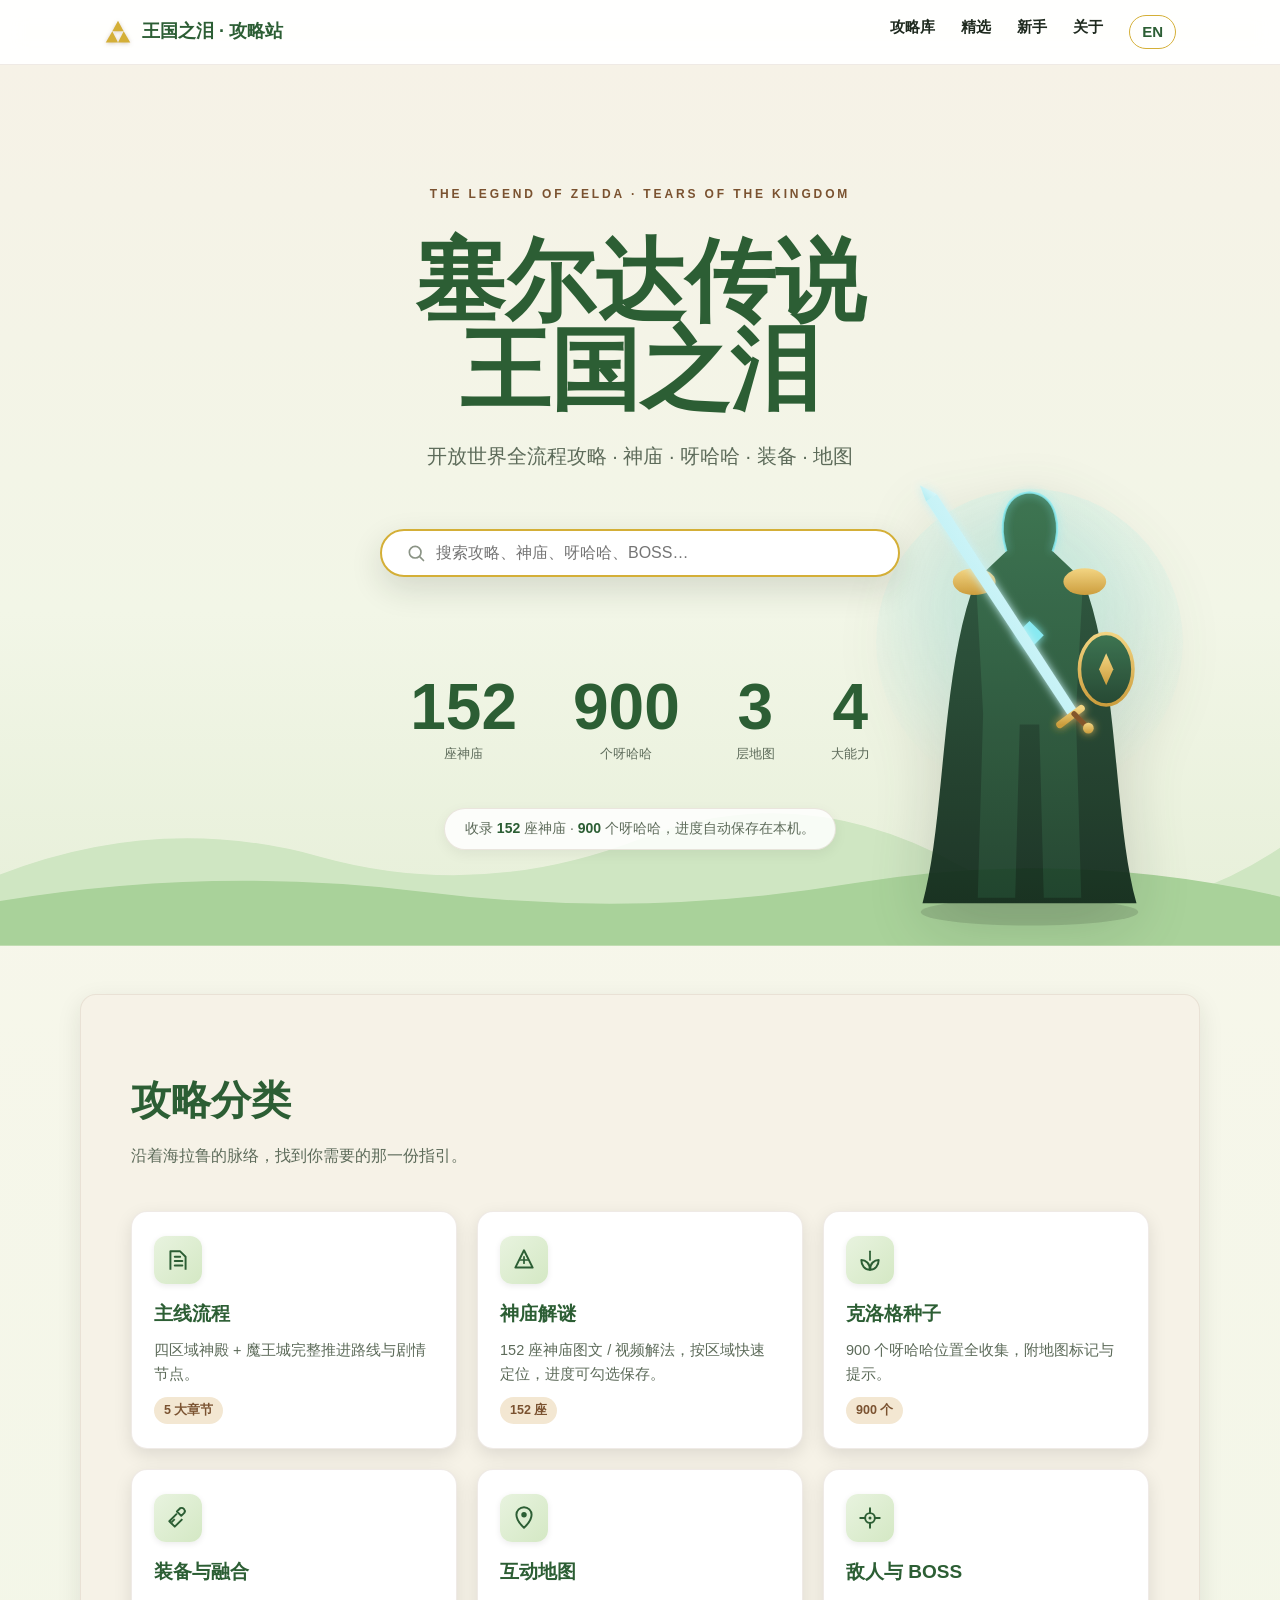
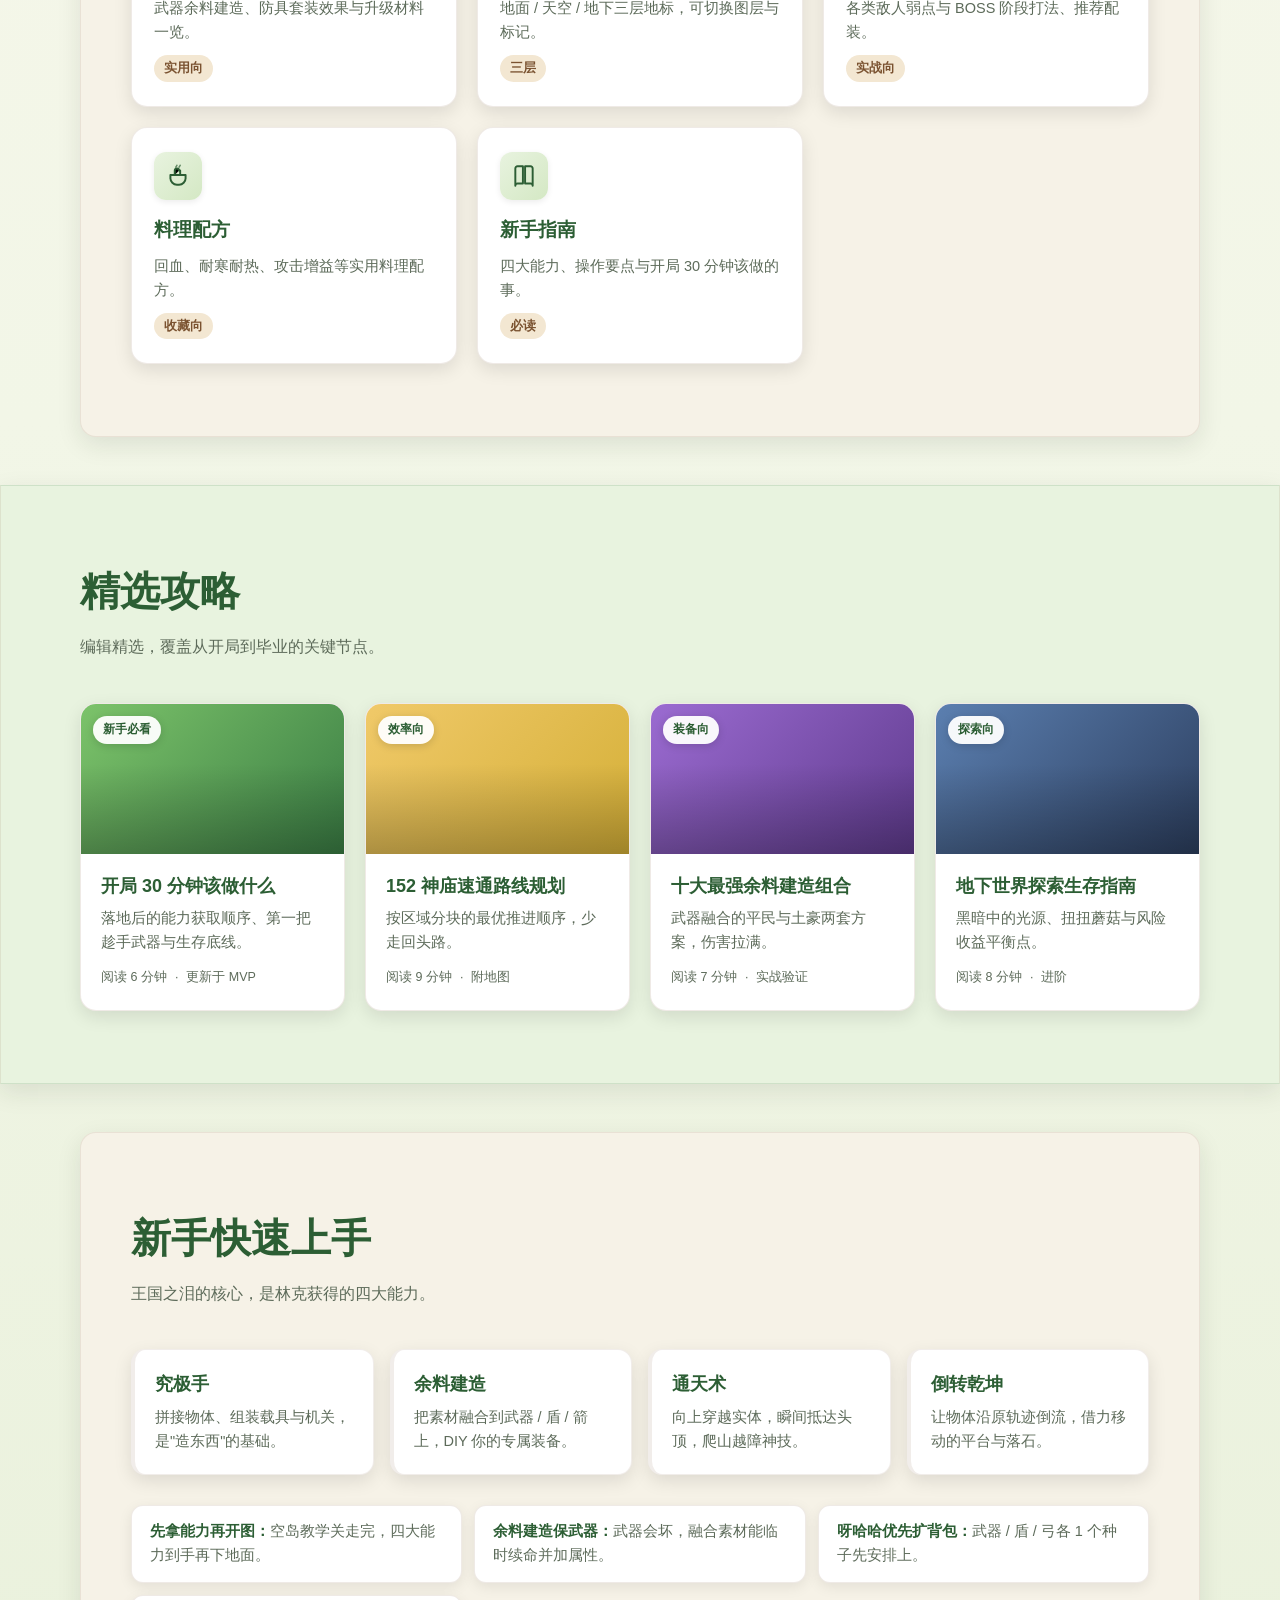
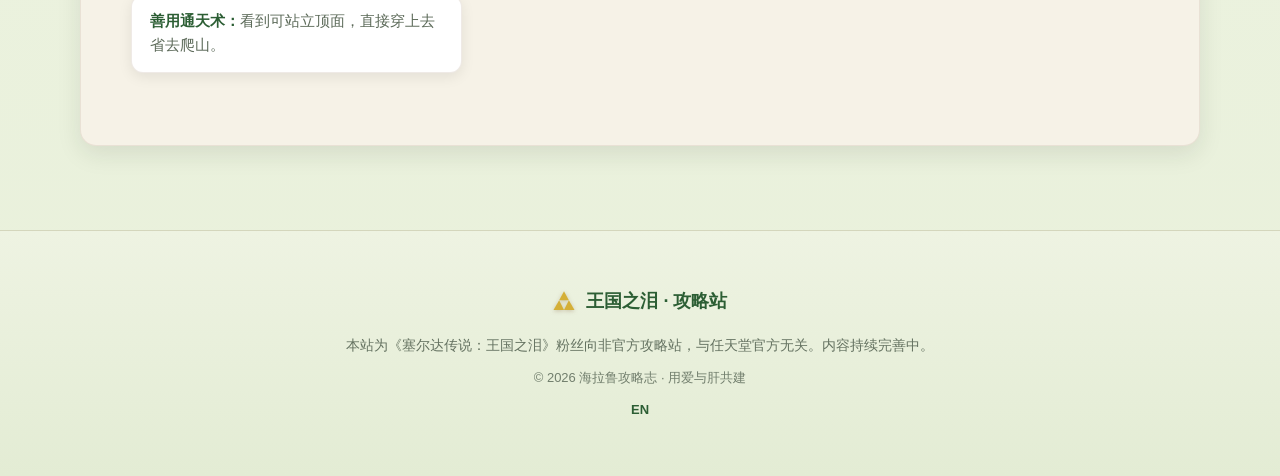
<file: index.html>
<!DOCTYPE html>
<html lang="zh-CN">
<head>
<meta charset="UTF-8">
<meta name="viewport" content="width=device-width, initial-scale=1.0">
<title>王国之泪 · 攻略站 | 塞尔达传说全流程攻略</title>
<meta name="description" content="塞尔达传说：王国之泪非官方粉丝攻略站 —— 主线流程、152 座神庙、900 个克洛格种子、装备融合、三层地图、BOSS 打法与新手指南。">
<link rel="stylesheet" href="styles.css">
  <link rel="alternate" hreflang="zh" href="https://zelda-guide.example.com/index.html">
  <link rel="alternate" hreflang="en" href="https://zelda-guide.example.com/en/index.html">
  <meta name="keywords" content="王国之泪攻略,塞尔达传说王国之泪,神庙解谜,克洛格种子,装备融合,主线流程,互动地图,BOSS打法,料理配方,新手指南">
  <meta property="og:type" content="website">
  <meta property="og:title" content="王国之泪 · 攻略站">
  <meta property="og:description" content="塞尔达传说：王国之泪非官方全流程攻略 —— 主线、152 神庙、900 呀哈哈、装备融合、三层地图、BOSS 与新手指南。">
  <meta name="twitter:card" content="summary_large_image">
  <script type="application/ld+json">
  {
    "@context":"https://schema.org",
    "@type":"WebSite",
    "name":"王国之泪 · 攻略站",
    "url":"https://zelda-guide.example.com/",
    "description":"塞尔达传说：王国之泪非官方全流程攻略站。"
  }
  </script>
</head>
<body id="top">

<!-- ===== 顶部导航 ===== -->
<header class="nav" id="nav">
  <div class="nav-inner">
    <a class="brand" href="#top" aria-label="返回首页">
      <svg class="brand-mark" viewBox="0 0 32 32" width="28" height="28" aria-hidden="true">
        <path d="M16 3 L9.5 15 L22.5 15 Z" fill="currentColor"/>
        <path d="M2 28 L9.5 15 L16 28 Z" fill="currentColor"/>
        <path d="M16 28 L22.5 15 L30 28 Z" fill="currentColor"/>
      </svg>
      <span>王国之泪 · 攻略站</span>
    </a>
    <nav class="nav-links" id="navLinks">
      <a href="#categories">攻略库</a>
      <a href="#featured">精选</a>
      <a href="#beginner">新手</a>
      <a href="#footer">关于</a>
      <a class="lang-switch" href="en/index.html">EN</a>
    </nav>
    <button class="nav-toggle" id="navToggle" aria-label="打开菜单" aria-expanded="false">
      <svg viewBox="0 0 24 24" width="24" height="24" aria-hidden="true"><path d="M3 6h18M3 12h18M3 18h18" stroke="currentColor" stroke-width="2" stroke-linecap="round"/></svg>
    </button>
  </div>
</header>

<!-- ===== Hero ===== -->
<section class="hero">
  <svg class="hero-hills" viewBox="0 0 1440 220" preserveAspectRatio="none" aria-hidden="true">
    <path d="M0 220 L0 140 Q180 70 360 120 T720 100 T1080 130 T1440 110 L1440 220 Z" fill="#cfe6c2"/>
    <path d="M0 220 L0 170 Q240 130 480 160 T960 150 T1440 165 L1440 220 Z" fill="#a9d29a"/>
  </svg>
  <img class="hero-figure" src="hero.svg" alt="Hooded champion in rare late-game armor holding a glowing sword" aria-hidden="true">
  <div class="hero-content">
    <p class="hero-kicker">THE LEGEND OF ZELDA · TEARS OF THE KINGDOM</p>
    <h1>塞尔达传说<br>王国之泪</h1>
    <p class="hero-sub">开放世界全流程攻略 · 神庙 · 呀哈哈 · 装备 · 地图</p>

    <form class="search" id="searchForm" role="search" onsubmit="return false">
      <svg viewBox="0 0 24 24" width="20" height="20" aria-hidden="true"><circle cx="11" cy="11" r="7" fill="none" stroke="currentColor" stroke-width="2"/><path d="M21 21l-4.3-4.3" stroke="currentColor" stroke-width="2" stroke-linecap="round"/></svg>
      <input id="search" type="search" placeholder="搜索攻略、神庙、呀哈哈、BOSS…" autocomplete="off" aria-label="搜索攻略">
    </form>

    <div class="hero-stats">
      <div class="stat"><b>152</b><span>座神庙</span></div>
      <div class="stat"><b>900</b><span>个呀哈哈</span></div>
      <div class="stat"><b>3</b><span>层地图</span></div>
      <div class="stat"><b>4</b><span>大能力</span></div>
    </div>
    <p class="hero-progress" id="heroProgress"></p>
  </div>
</section>

<main>
  <!-- ===== 攻略分类 ===== -->
  <section class="section" id="categories">
    <div class="section-head">
      <h2>攻略分类</h2>
      <p>沿着海拉鲁的脉络，找到你需要的那一份指引。</p>
    </div>

    <div class="grid" id="catGrid">
      <a class="card" href="main-story.html" data-keywords="主线 流程 剧情 四神兽 魔王城 通关 任务">
        <span class="card-ico">
          <svg viewBox="0 0 24 24" aria-hidden="true"><path d="M5 21V4h9l5 5v12" fill="none" stroke="currentColor" stroke-width="1.8" stroke-linejoin="round"/><path d="M9 9h5M9 13h7M9 17h7" stroke="currentColor" stroke-width="1.8" stroke-linecap="round"/></svg>
        </span>
        <h3>主线流程</h3>
        <p>四区域神殿 + 魔王城完整推进路线与剧情节点。</p>
        <span class="badge">5 大章节</span>
      </a>

      <a class="card" href="shrines.html" data-keywords="神庙 解谜 120 攻略 视频 图文 智慧 勇气 力量">
        <span class="card-ico">
          <svg viewBox="0 0 24 24" aria-hidden="true"><path d="M12 3 L20 19 H4 Z" fill="none" stroke="currentColor" stroke-width="1.8" stroke-linejoin="round"/><path d="M12 9 v6 M9 12 h6" stroke="currentColor" stroke-width="1.6" stroke-linecap="round"/></svg>
        </span>
        <h3>神庙解谜</h3>
        <p>152 座神庙图文 / 视频解法，按区域快速定位，进度可勾选保存。</p>
        <span class="badge">152 座</span>
      </a>

      <a class="card" href="koroks.html" data-keywords="呀哈哈 克洛格 种子 900 收集 隐藏 位置">
        <span class="card-ico">
          <svg viewBox="0 0 24 24" aria-hidden="true"><path d="M12 21C7 21 4 17 4 12c4 0 8 3 8 9Z" fill="none" stroke="currentColor" stroke-width="1.8" stroke-linejoin="round"/><path d="M12 21c5 0 8-4 8-9-4 0-8 3-8 9Z" fill="none" stroke="currentColor" stroke-width="1.8" stroke-linejoin="round"/><path d="M12 12V4" stroke="currentColor" stroke-width="1.6" stroke-linecap="round"/></svg>
        </span>
        <h3>克洛格种子</h3>
        <p>900 个呀哈哈位置全收集，附地图标记与提示。</p>
        <span class="badge">900 个</span>
      </a>

      <a class="card" href="equipment.html" data-keywords="装备 武器 融合 余料 防具 套装 升级 材料">
        <span class="card-ico">
          <svg viewBox="0 0 24 24" aria-hidden="true"><path d="M14 3l-3 3 4 4 3-3a3 3 0 0 0-4-4Z" fill="none" stroke="currentColor" stroke-width="1.8" stroke-linejoin="round"/><path d="M11 8 4 15l5 5 7-7" fill="none" stroke="currentColor" stroke-width="1.8" stroke-linejoin="round"/><path d="M9 13l-3 3" stroke="currentColor" stroke-width="1.6"/></svg>
        </span>
        <h3>装备与融合</h3>
        <p>武器余料建造、防具套装效果与升级材料一览。</p>
        <span class="badge">实用向</span>
      </a>

      <a class="card" href="map.html" data-keywords="地图 地面 天空 地下 地标 位置 互动 探索">
        <span class="card-ico">
          <svg viewBox="0 0 24 24" aria-hidden="true"><path d="M12 21s7-6.5 7-12a7 7 0 0 0-14 0c0 5.5 7 12 7 12Z" fill="none" stroke="currentColor" stroke-width="1.8" stroke-linejoin="round"/><circle cx="12" cy="9" r="2.5" fill="currentColor"/></svg>
        </span>
        <h3>互动地图</h3>
        <p>地面 / 天空 / 地下三层地标，可切换图层与标记。</p>
        <span class="badge">三层</span>
      </a>

      <a class="card" href="boss.html" data-keywords="boss 敌人 魔王 打法 弱点 战术 战斗">
        <span class="card-ico">
          <svg viewBox="0 0 24 24" aria-hidden="true"><path d="M12 3v4M12 17v4M3 12h4M17 12h4" stroke="currentColor" stroke-width="1.8" stroke-linecap="round"/><circle cx="12" cy="12" r="4.5" fill="none" stroke="currentColor" stroke-width="1.8"/><circle cx="12" cy="12" r="1.4" fill="currentColor"/></svg>
        </span>
        <h3>敌人与 BOSS</h3>
        <p>各类敌人弱点与 BOSS 阶段打法、推荐配装。</p>
        <span class="badge">实战向</span>
      </a>

      <a class="card" href="cooking.html" data-keywords="料理 配方 回血 增益 buff 烹饪 食材 锅">
        <span class="card-ico">
          <svg viewBox="0 0 24 24" aria-hidden="true"><path d="M5 11h14v3a6 6 0 0 1-6 6h-2a6 6 0 0 1-6-6Z" fill="none" stroke="currentColor" stroke-width="1.8" stroke-linejoin="round"/><path d="M9 11V7a2 2 0 0 1 4 0M14 11V7" stroke="currentColor" stroke-width="1.8" stroke-linecap="round"/><path d="M10 4c0-1 1-1 1-2M13 4c0-1 1-1 1-2" stroke="currentColor" stroke-width="1.4" stroke-linecap="round" opacity="0.7"/></svg>
        </span>
        <h3>料理配方</h3>
        <p>回血、耐寒耐热、攻击增益等实用料理配方。</p>
        <span class="badge">收藏向</span>
      </a>

      <a class="card" href="#beginner" data-keywords="新手 入门 指南 开局 能力 操作 技巧 教程">
        <span class="card-ico">
          <svg viewBox="0 0 24 24" aria-hidden="true"><path d="M4 5a2 2 0 0 1 2-2h5v16H6a2 2 0 0 0-2 2Z" fill="none" stroke="currentColor" stroke-width="1.8" stroke-linejoin="round"/><path d="M20 5a2 2 0 0 0-2-2h-5v16h5a2 2 0 0 1 2 2Z" fill="none" stroke="currentColor" stroke-width="1.8" stroke-linejoin="round"/></svg>
        </span>
        <h3>新手指南</h3>
        <p>四大能力、操作要点与开局 30 分钟该做的事。</p>
        <span class="badge">必读</span>
      </a>
    </div>
    <p class="empty-hint" id="catEmpty">没有匹配的攻略分类，换个关键词试试。</p>
  </section>

  <!-- ===== 精选攻略 ===== -->
  <section class="section section-alt" id="featured">
    <div class="section-head">
      <h2>精选攻略</h2>
      <p>编辑精选，覆盖从开局到毕业的关键节点。</p>
    </div>

    <div class="grid guide-grid" id="guideGrid">
      <a class="guide-card" href="beginner.html" data-keywords="新手 开局 30分钟 必看 入门 教程 流程">
        <div class="guide-thumb thumb-a"><span class="guide-tag">新手必看</span></div>
        <div class="guide-body">
          <h3>开局 30 分钟该做什么</h3>
          <p>落地后的能力获取顺序、第一把趁手武器与生存底线。</p>
          <div class="guide-meta"><span>阅读 6 分钟</span><span>·</span><span>更新于 MVP</span></div>
        </div>
      </a>

      <a class="guide-card" href="shrines.html" data-keywords="神庙 速通 路线 规划 120 效率 收集">
        <div class="guide-thumb thumb-b"><span class="guide-tag">效率向</span></div>
        <div class="guide-body">
          <h3>152 神庙速通路线规划</h3>
          <p>按区域分块的最优推进顺序，少走回头路。</p>
          <div class="guide-meta"><span>阅读 9 分钟</span><span>·</span><span>附地图</span></div>
        </div>
      </a>

      <a class="guide-card" href="equipment.html" data-keywords="装备 融合 余料 组合 最强 武器 diy">
        <div class="guide-thumb thumb-c"><span class="guide-tag">装备向</span></div>
        <div class="guide-body">
          <h3>十大最强余料建造组合</h3>
          <p>武器融合的平民与土豪两套方案，伤害拉满。</p>
          <div class="guide-meta"><span>阅读 7 分钟</span><span>·</span><span>实战验证</span></div>
        </div>
      </a>

      <a class="guide-card" href="map.html" data-keywords="地下 世界 探索 生存 黑暗 指南 深度">
        <div class="guide-thumb thumb-d"><span class="guide-tag">探索向</span></div>
        <div class="guide-body">
          <h3>地下世界探索生存指南</h3>
          <p>黑暗中的光源、扭扭蘑菇与风险收益平衡点。</p>
          <div class="guide-meta"><span>阅读 8 分钟</span><span>·</span><span>进阶</span></div>
        </div>
      </a>
    </div>
    <p class="empty-hint" id="guideEmpty">没有匹配的精选攻略，换个关键词试试。</p>
  </section>

  <!-- ===== 新手快速上手 ===== -->
  <section class="section" id="beginner">
    <div class="section-head">
      <h2>新手快速上手</h2>
      <p>王国之泪的核心，是林克获得的四大能力。</p>
    </div>

    <div class="abilities">
      <div class="ability" data-keywords="能力 究极手 组合 拼接 建造">
        <h4>究极手</h4>
        <p>拼接物体、组装载具与机关，是"造东西"的基础。</p>
      </div>
      <div class="ability" data-keywords="能力 余料建造 融合 武器 组合">
        <h4>余料建造</h4>
        <p>把素材融合到武器 / 盾 / 箭上，DIY 你的专属装备。</p>
      </div>
      <div class="ability" data-keywords="能力 通天术 上墙 穿越 地形">
        <h4>通天术</h4>
        <p>向上穿越实体，瞬间抵达头顶，爬山越障神技。</p>
      </div>
      <div class="ability" data-keywords="能力 倒转乾坤 时光 回溯 物体">
        <h4>倒转乾坤</h4>
        <p>让物体沿原轨迹倒流，借力移动的平台与落石。</p>
      </div>
    </div>

    <ul class="tips">
      <li><b>先拿能力再开图：</b>空岛教学关走完，四大能力到手再下地面。</li>
      <li><b>余料建造保武器：</b>武器会坏，融合素材能临时续命并加属性。</li>
      <li><b>呀哈哈优先扩背包：</b>武器 / 盾 / 弓各 1 个种子先安排上。</li>
      <li><b>善用通天术：</b>看到可站立顶面，直接穿上去省去爬山。</li>
    </ul>
  </section>
</main>

<!-- ===== 页脚 ===== -->
<footer class="footer" id="footer">
  <div class="footer-inner">
    <div class="footer-brand">
      <svg class="brand-mark" viewBox="0 0 32 32" width="24" height="24" aria-hidden="true">
        <path d="M16 3 L9.5 15 L22.5 15 Z" fill="currentColor"/>
        <path d="M2 28 L9.5 15 L16 28 Z" fill="currentColor"/>
        <path d="M16 28 L22.5 15 L30 28 Z" fill="currentColor"/>
      </svg>
      <span>王国之泪 · 攻略站</span>
    </div>
    <p class="footer-note">本站为《塞尔达传说：王国之泪》粉丝向非官方攻略站，与任天堂官方无关。内容持续完善中。</p>
    <p class="footer-copy">© <span id="year">2026</span> 海拉鲁攻略志 · 用爱与肝共建</p>
    <p class="footer-lang"><a href="en/index.html">EN</a></p>
  </div>
</footer>

<script src="script.js"></script>
</body>
</html>
</file>
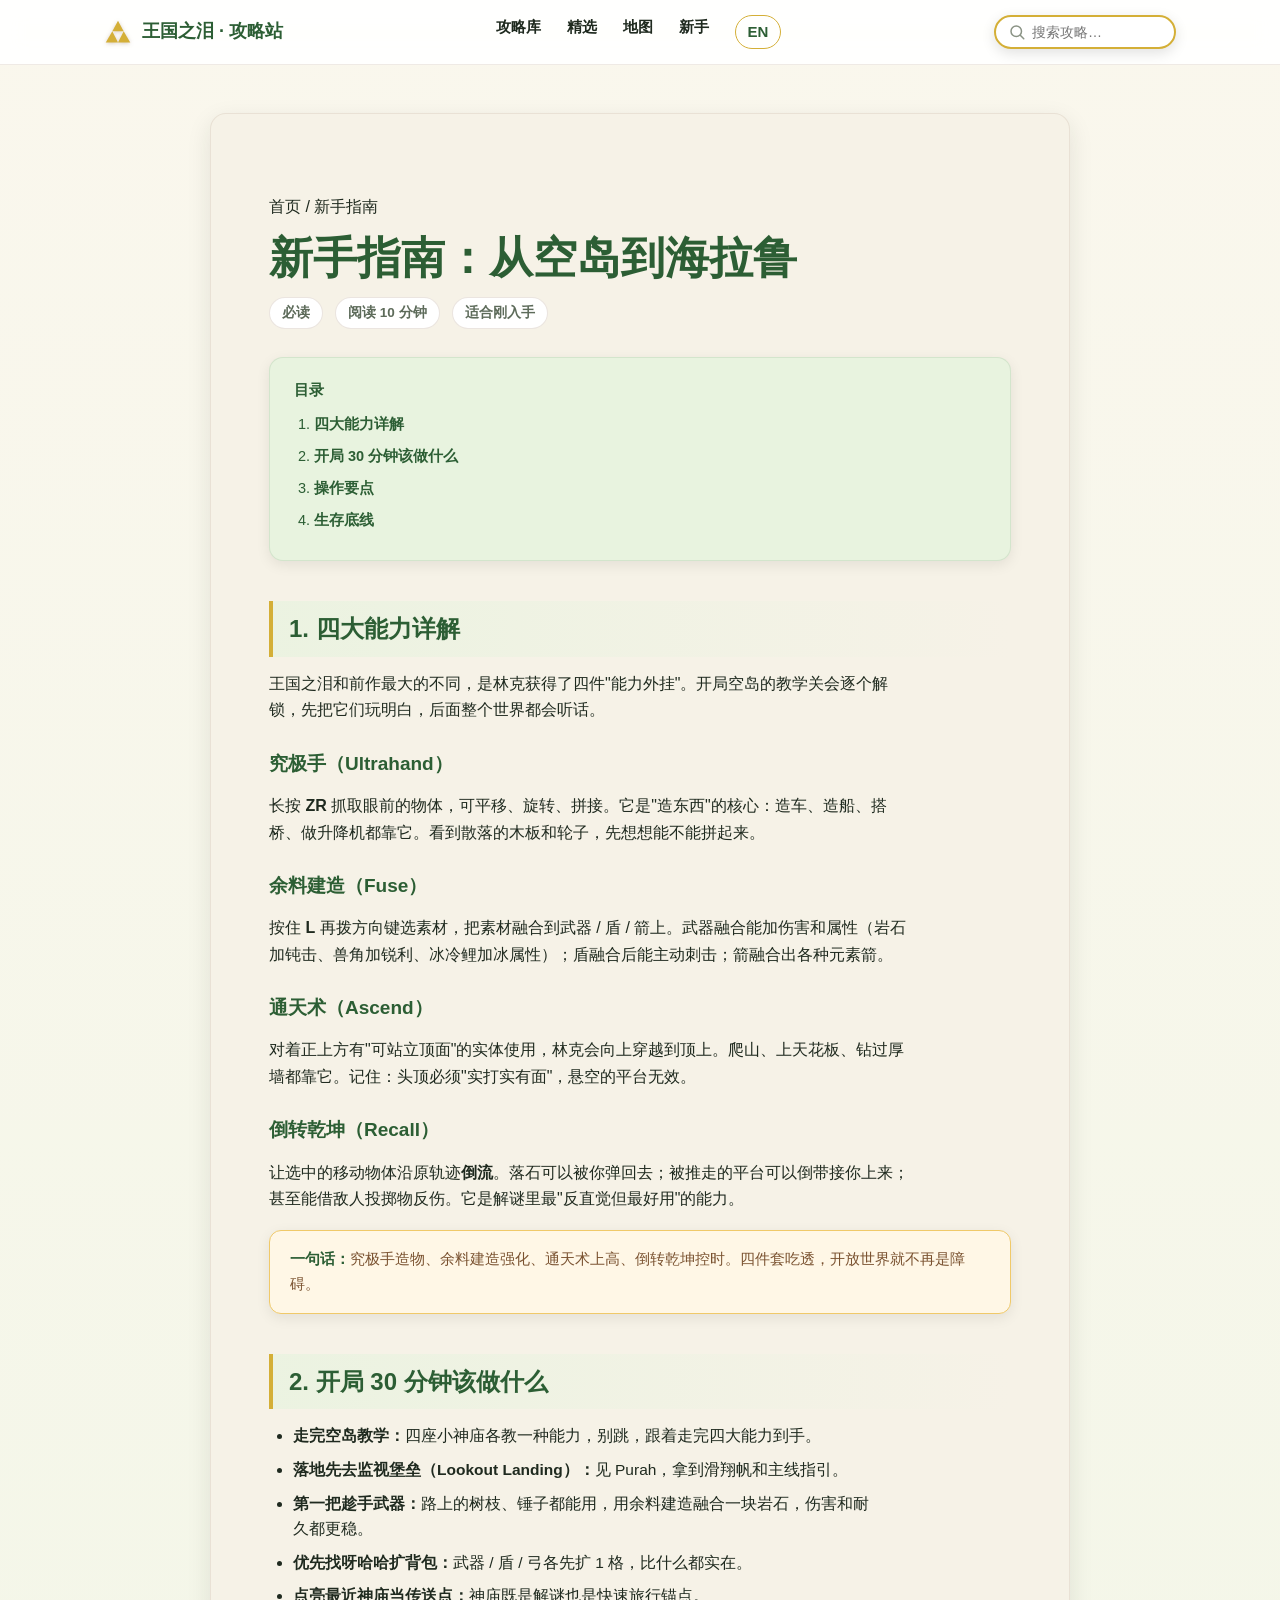
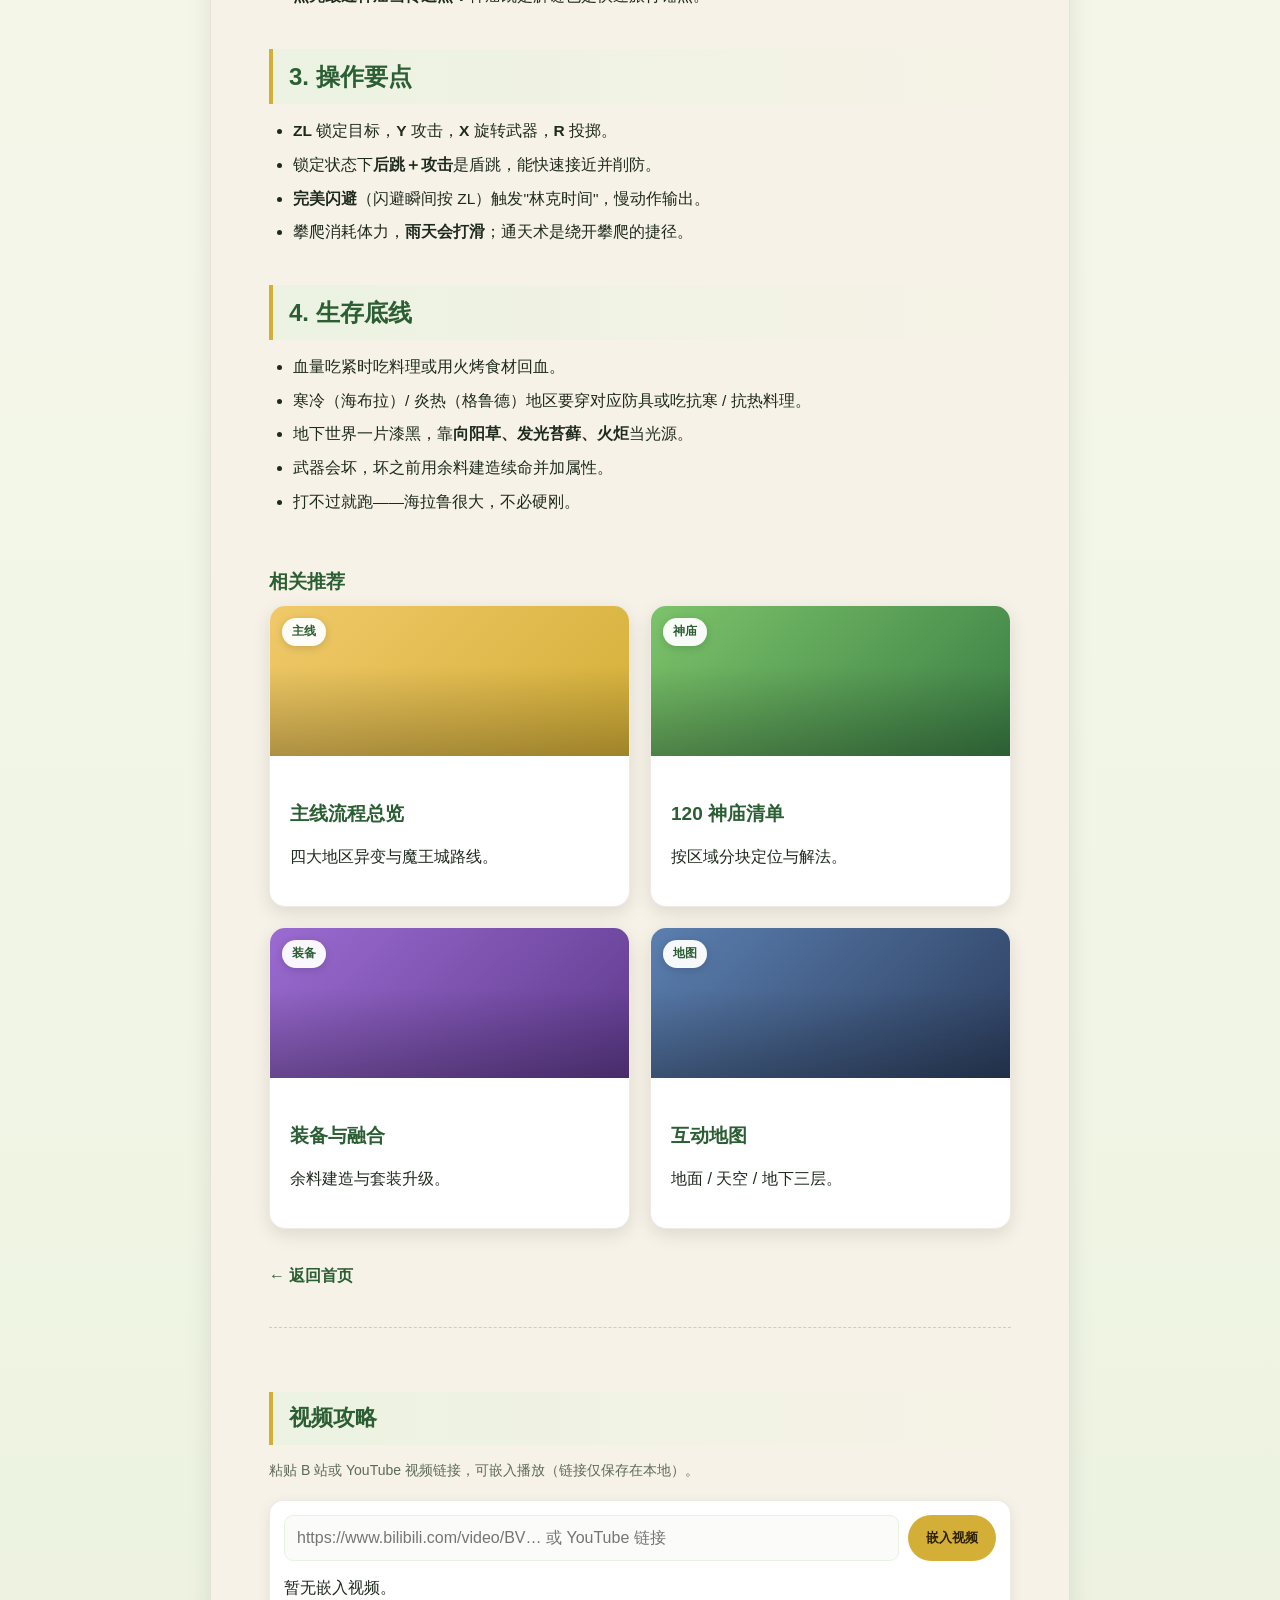
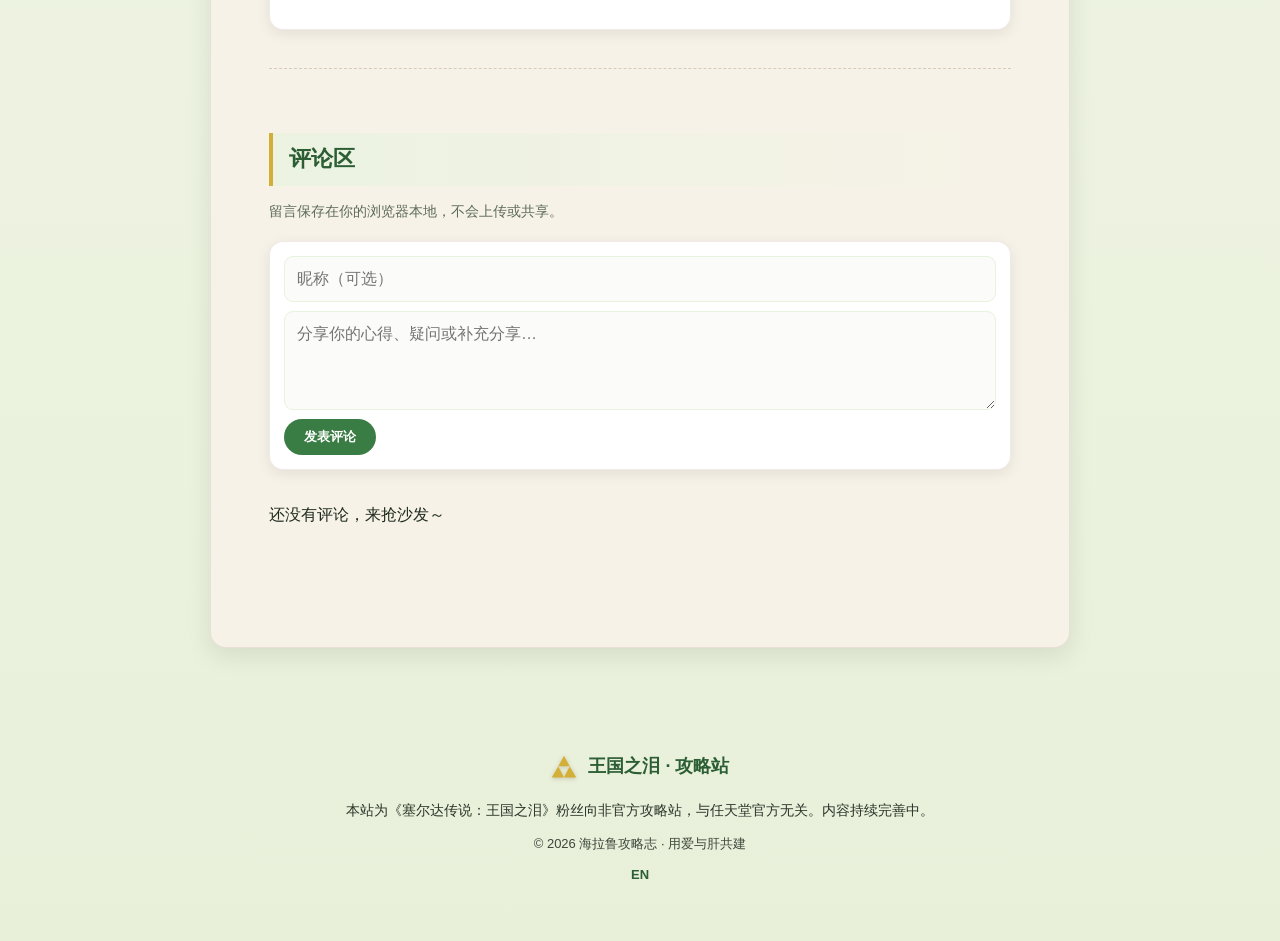
<file: beginner.html>
<!DOCTYPE html>
<html lang="zh-CN">
<head>
<meta charset="UTF-8">
<meta name="viewport" content="width=device-width, initial-scale=1.0">
<title>新手指南 | 王国之泪 · 攻略站</title>
<meta name="description" content="王国之泪新手指南：四大能力详解、开局 30 分钟该做的事、操作要点与生存贴士，帮你平稳落地海拉鲁。">
<link rel="stylesheet" href="styles.css">
<meta name="keywords" content="王国之泪新手,开局,四大能力,究极手,余料建造,通天术,倒转乾坤,操作,生存">
<meta property="og:type" content="article">
<meta property="og:title" content="新手指南 | 王国之泪 · 攻略站">
<meta property="og:description" content="四大能力详解 + 开局生存指南，平稳落地海拉鲁。">
</head>
<body>
<div id="site-header"></div>
<article class="article">
  <p class="crumb"><a href="index.html">首页</a> / 新手指南</p>
  <h1>新手指南：从空岛到海拉鲁</h1>
  <div class="article-meta"><span>必读</span><span>阅读 10 分钟</span><span>适合刚入手</span></div>

  <div class="toc">
    <h4>目录</h4>
    <ol>
      <li><a href="#ability">四大能力详解</a></li>
      <li><a href="#open">开局 30 分钟该做什么</a></li>
      <li><a href="#control">操作要点</a></li>
      <li><a href="#survive">生存底线</a></li>
    </ol>
  </div>

  <h2 id="ability">1. 四大能力详解</h2>
  <p>王国之泪和前作最大的不同，是林克获得了四件"能力外挂"。开局空岛的教学关会逐个解锁，先把它们玩明白，后面整个世界都会听话。</p>

  <h3>究极手（Ultrahand）</h3>
  <p>长按 <b>ZR</b> 抓取眼前的物体，可平移、旋转、拼接。它是"造东西"的核心：造车、造船、搭桥、做升降机都靠它。看到散落的木板和轮子，先想想能不能拼起来。</p>

  <h3>余料建造（Fuse）</h3>
  <p>按住 <b>L</b> 再拨方向键选素材，把素材融合到武器 / 盾 / 箭上。武器融合能加伤害和属性（岩石加钝击、兽角加锐利、冰冷鲤加冰属性）；盾融合后能主动刺击；箭融合出各种元素箭。</p>

  <h3>通天术（Ascend）</h3>
  <p>对着正上方有"可站立顶面"的实体使用，林克会向上穿越到顶上。爬山、上天花板、钻过厚墙都靠它。记住：头顶必须"实打实有面"，悬空的平台无效。</p>

  <h3>倒转乾坤（Recall）</h3>
  <p>让选中的移动物体沿原轨迹<b>倒流</b>。落石可以被你弹回去；被推走的平台可以倒带接你上来；甚至能借敌人投掷物反伤。它是解谜里最"反直觉但最好用"的能力。</p>

  <div class="callout"><b>一句话：</b>究极手造物、余料建造强化、通天术上高、倒转乾坤控时。四件套吃透，开放世界就不再是障碍。</div>

  <h2 id="open">2. 开局 30 分钟该做什么</h2>
  <ul>
    <li><b>走完空岛教学：</b>四座小神庙各教一种能力，别跳，跟着走完四大能力到手。</li>
    <li><b>落地先去监视堡垒（Lookout Landing）：</b>见 Purah，拿到滑翔帆和主线指引。</li>
    <li><b>第一把趁手武器：</b>路上的树枝、锤子都能用，用余料建造融合一块岩石，伤害和耐久都更稳。</li>
    <li><b>优先找呀哈哈扩背包：</b>武器 / 盾 / 弓各先扩 1 格，比什么都实在。</li>
    <li><b>点亮最近神庙当传送点：</b>神庙既是解谜也是快速旅行锚点。</li>
  </ul>

  <h2 id="control">3. 操作要点</h2>
  <ul>
    <li><b>ZL</b> 锁定目标，<b>Y</b> 攻击，<b>X</b> 旋转武器，<b>R</b> 投掷。</li>
    <li>锁定状态下<b>后跳＋攻击</b>是盾跳，能快速接近并削防。</li>
    <li><b>完美闪避</b>（闪避瞬间按 ZL）触发"林克时间"，慢动作输出。</li>
    <li>攀爬消耗体力，<b>雨天会打滑</b>；通天术是绕开攀爬的捷径。</li>
  </ul>

  <h2 id="survive">4. 生存底线</h2>
  <ul>
    <li>血量吃紧时吃<a href="cooking.html">料理</a>或用火烤食材回血。</li>
    <li>寒冷（海布拉）/ 炎热（格鲁德）地区要穿对应防具或吃抗寒 / 抗热料理。</li>
    <li>地下世界一片漆黑，靠<b>向阳草、发光苔藓、火炬</b>当光源。</li>
    <li>武器会坏，坏之前用余料建造续命并加属性。</li>
    <li>打不过就跑——海拉鲁很大，不必硬刚。</li>
  </ul>

  <div class="related">
    <h3>相关推荐</h3>
    <div class="grid guide-grid">
      <a class="guide-card" href="main-story.html"><div class="guide-thumb thumb-b"><span class="guide-tag">主线</span></div><div class="guide-body"><h3>主线流程总览</h3><p>四大地区异变与魔王城路线。</p></div></a>
      <a class="guide-card" href="shrines.html"><div class="guide-thumb thumb-a"><span class="guide-tag">神庙</span></div><div class="guide-body"><h3>120 神庙清单</h3><p>按区域分块定位与解法。</p></div></a>
      <a class="guide-card" href="equipment.html"><div class="guide-thumb thumb-c"><span class="guide-tag">装备</span></div><div class="guide-body"><h3>装备与融合</h3><p>余料建造与套装升级。</p></div></a>
      <a class="guide-card" href="map.html"><div class="guide-thumb thumb-d"><span class="guide-tag">地图</span></div><div class="guide-body"><h3>互动地图</h3><p>地面 / 天空 / 地下三层。</p></div></a>
    </div>
  </div>
  <a class="back" href="index.html">← 返回首页</a>

  <div id="video-root" data-page="beginner" class="feature-block"></div>
  <div id="comments-root" data-page="beginner" class="feature-block"></div>
</article>
<div id="site-footer"></div>
<script src="common.js"></script>
</body>
</html>
</file>
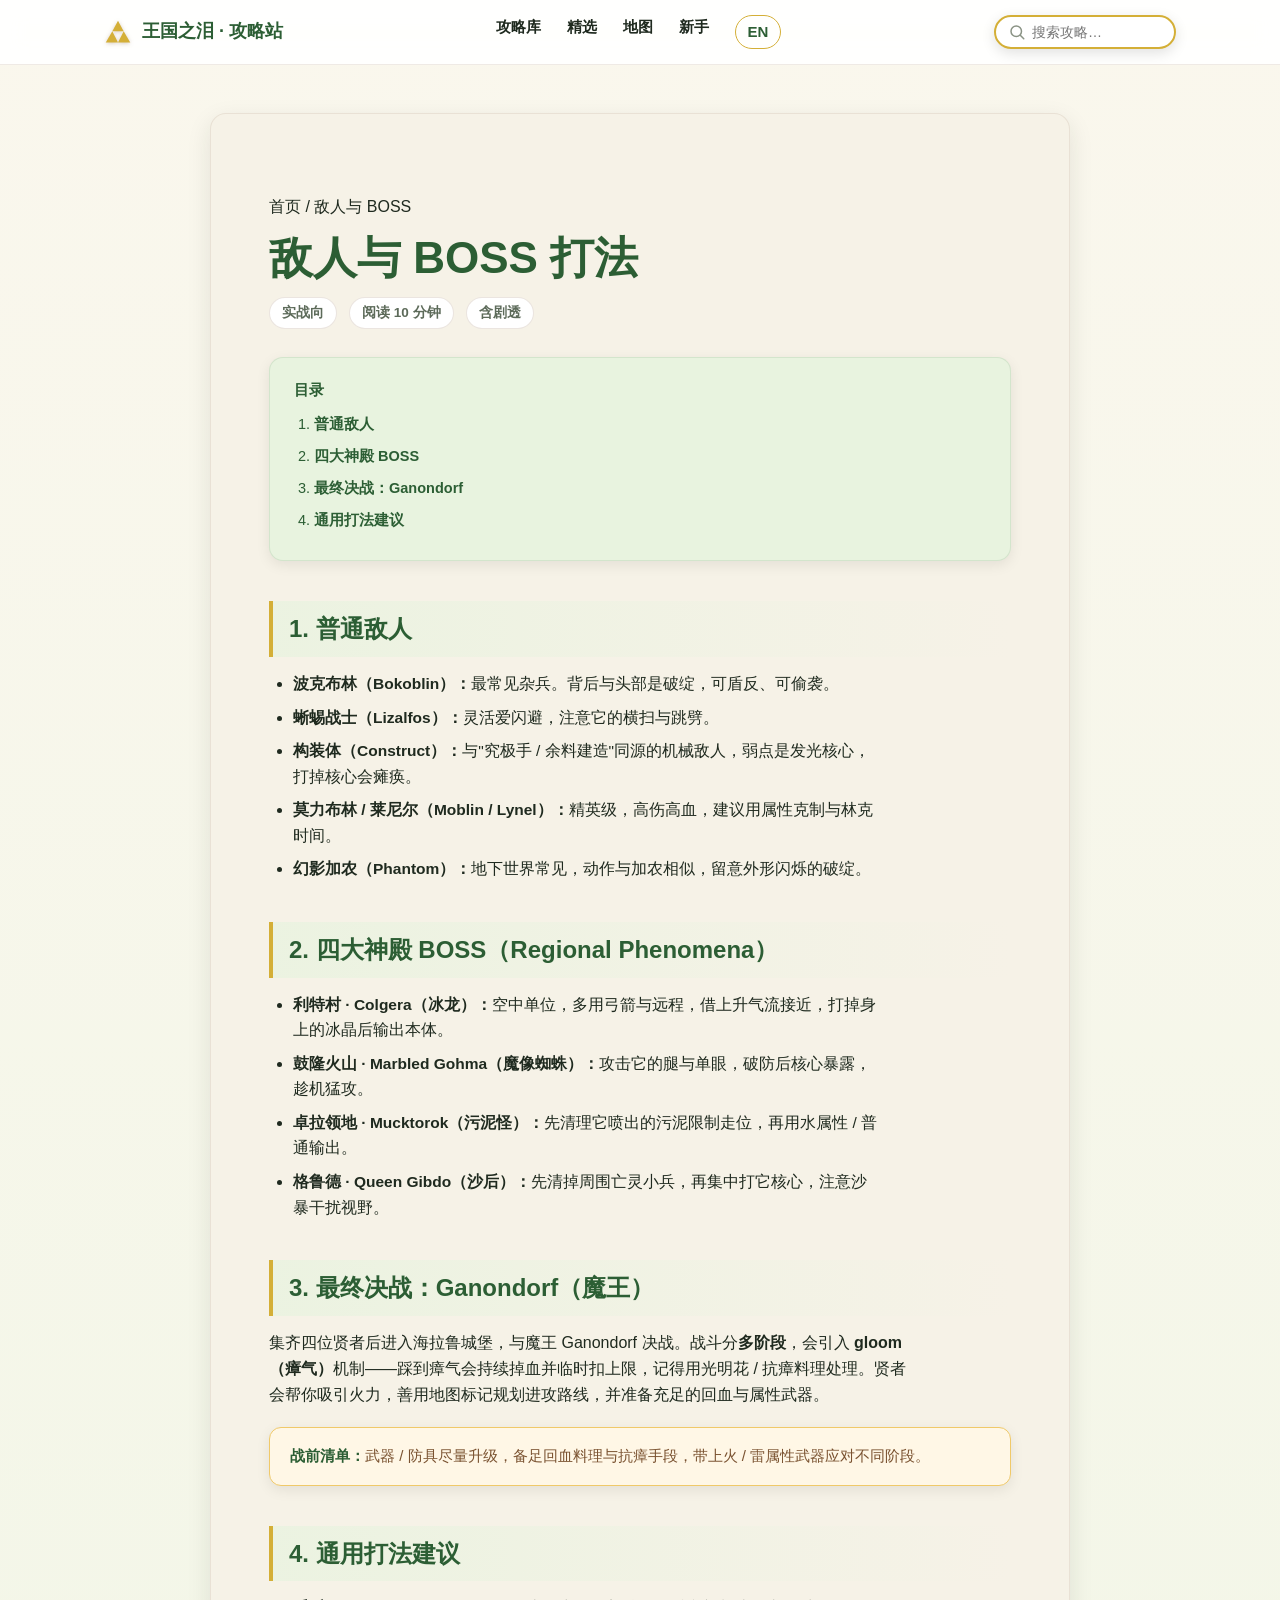
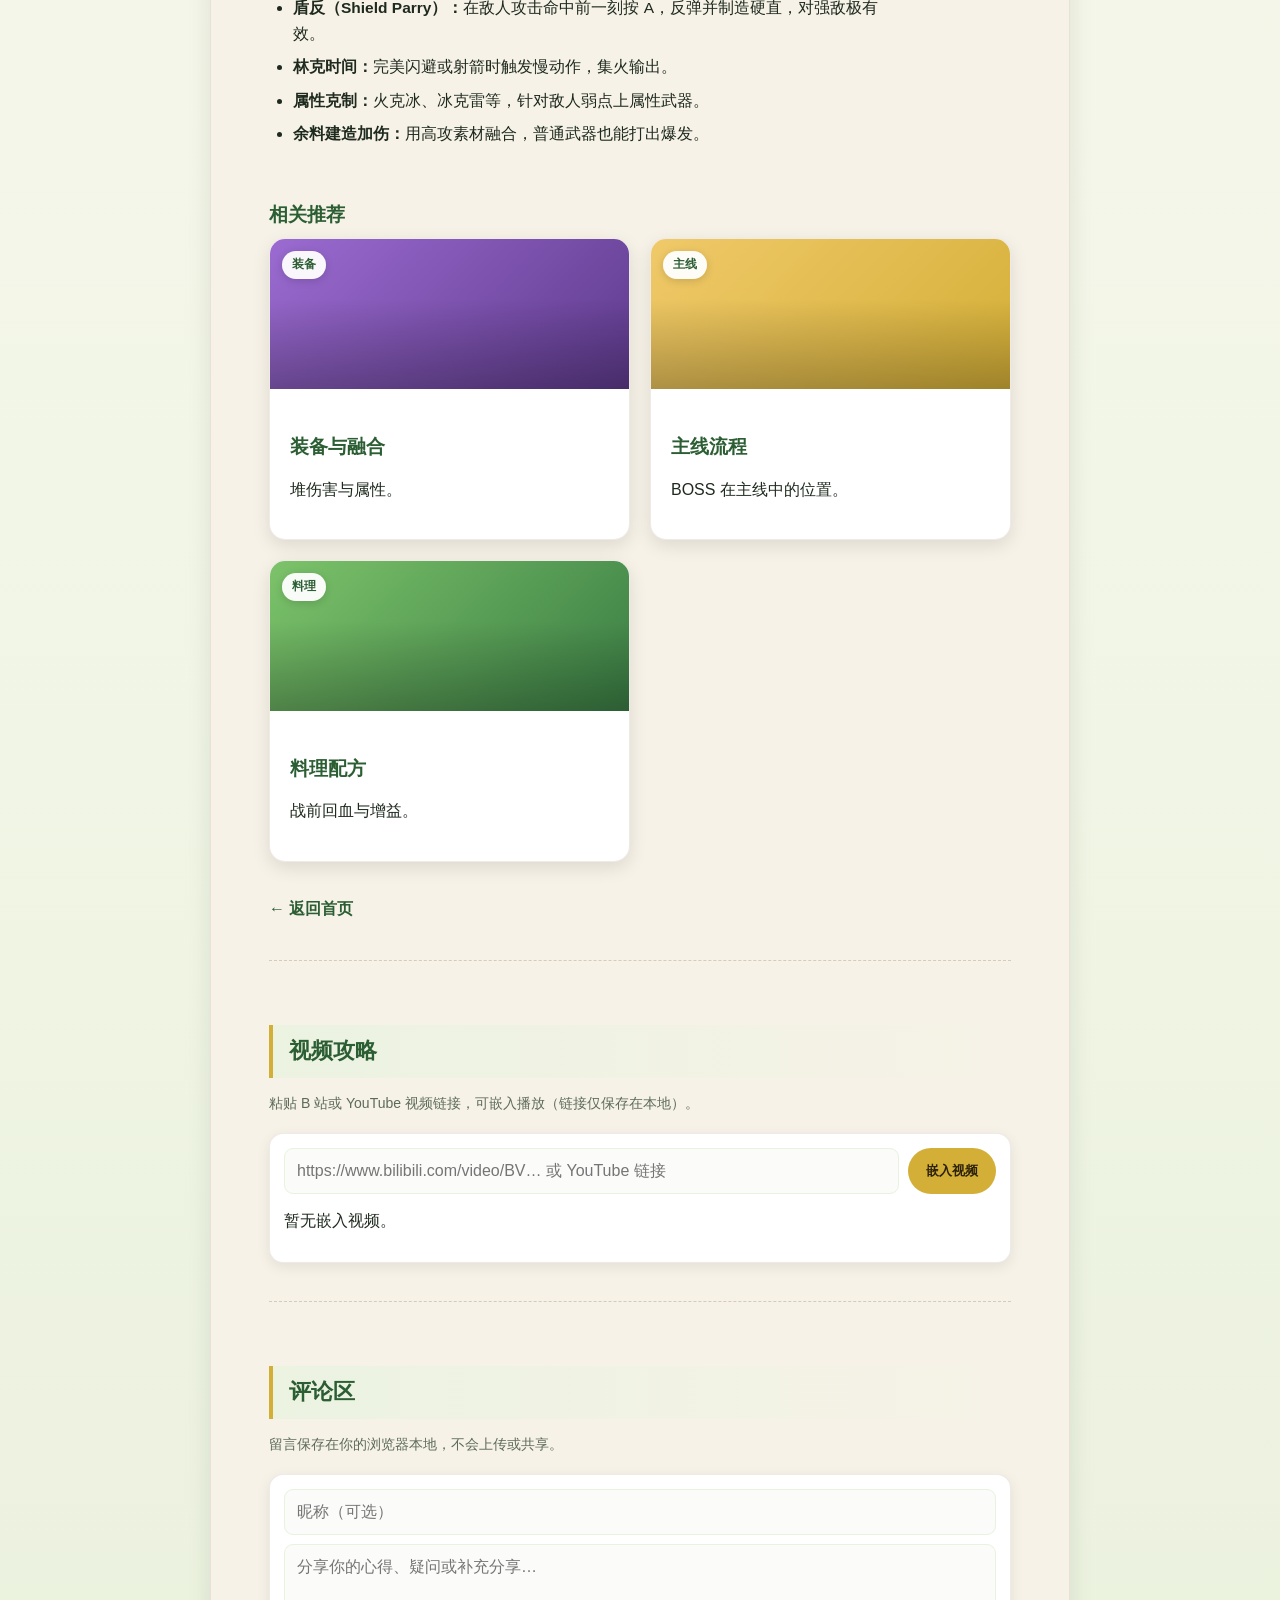
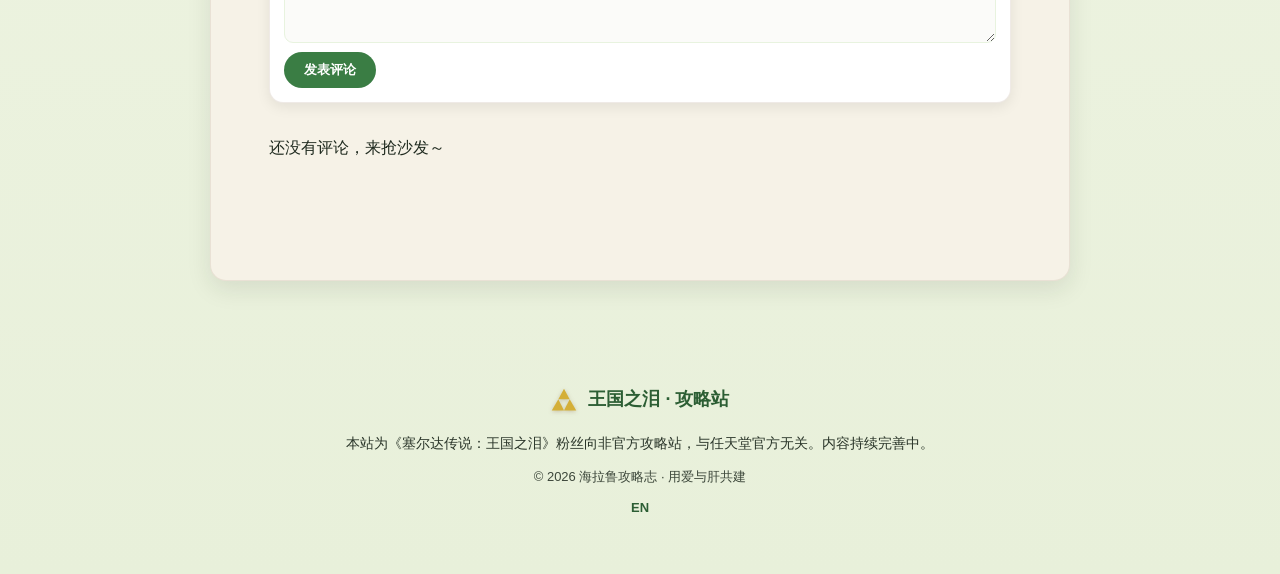
<file: boss.html>
<!DOCTYPE html>
<html lang="zh-CN">
<head>
<meta charset="UTF-8">
<meta name="viewport" content="width=device-width, initial-scale=1.0">
<title>敌人与 BOSS | 王国之泪 · 攻略站</title>
<meta name="description" content="王国之泪敌人与 BOSS 打法：普通敌人弱点、四大神殿 BOSS 与最终魔王 Ganondorf 的阶段应对。">
<link rel="stylesheet" href="styles.css">
<meta name="keywords" content="王国之泪BOSS,敌人打法,Colgera,Marbled Gohma,Mucktorok,Queen Gibdo,Ganondorf,弱点">
<meta property="og:type" content="article">
<meta property="og:title" content="敌人与 BOSS | 王国之泪 · 攻略站">
<meta property="og:description" content="普通敌人到魔王的全套打法。">
</head>
<body>
<div id="site-header"></div>
<article class="article">
  <p class="crumb"><a href="index.html">首页</a> / 敌人与 BOSS</p>
  <h1>敌人与 BOSS 打法</h1>
  <div class="article-meta"><span>实战向</span><span>阅读 10 分钟</span><span>含剧透</span></div>

  <div class="toc">
    <h4>目录</h4>
    <ol>
      <li><a href="#mob">普通敌人</a></li>
      <li><a href="#sage">四大神殿 BOSS</a></li>
      <li><a href="#demon">最终决战：Ganondorf</a></li>
      <li><a href="#tip">通用打法建议</a></li>
    </ol>
  </div>

  <h2 id="mob">1. 普通敌人</h2>
  <ul>
    <li><b>波克布林（Bokoblin）：</b>最常见杂兵。背后与头部是破绽，可盾反、可偷袭。</li>
    <li><b>蜥蜴战士（Lizalfos）：</b>灵活爱闪避，注意它的横扫与跳劈。</li>
    <li><b>构装体（Construct）：</b>与"究极手 / 余料建造"同源的机械敌人，弱点是发光核心，打掉核心会瘫痪。</li>
    <li><b>莫力布林 / 莱尼尔（Moblin / Lynel）：</b>精英级，高伤高血，建议用属性克制与林克时间。</li>
    <li><b>幻影加农（Phantom）：</b>地下世界常见，动作与加农相似，留意外形闪烁的破绽。</li>
  </ul>

  <h2 id="sage">2. 四大神殿 BOSS（Regional Phenomena）</h2>
  <ul>
    <li><b>利特村 · Colgera（冰龙）：</b>空中单位，多用弓箭与远程，借上升气流接近，打掉身上的冰晶后输出本体。</li>
    <li><b>鼓隆火山 · Marbled Gohma（魔像蜘蛛）：</b>攻击它的腿与单眼，破防后核心暴露，趁机猛攻。</li>
    <li><b>卓拉领地 · Mucktorok（污泥怪）：</b>先清理它喷出的污泥限制走位，再用水属性 / 普通输出。</li>
    <li><b>格鲁德 · Queen Gibdo（沙后）：</b>先清掉周围亡灵小兵，再集中打它核心，注意沙暴干扰视野。</li>
  </ul>

  <h2 id="demon">3. 最终决战：Ganondorf（魔王）</h2>
  <p>集齐四位贤者后进入海拉鲁城堡，与魔王 Ganondorf 决战。战斗分<b>多阶段</b>，会引入 <b>gloom（瘴气）</b>机制——踩到瘴气会持续掉血并临时扣上限，记得用光明花 / 抗瘴料理处理。贤者会帮你吸引火力，善用地图标记规划进攻路线，并准备充足的回血与属性武器。</p>
  <div class="callout"><b>战前清单：</b>武器 / 防具尽量升级，备足回血料理与抗瘴手段，带上火 / 雷属性武器应对不同阶段。</div>

  <h2 id="tip">4. 通用打法建议</h2>
  <ul>
    <li><b>盾反（Shield Parry）：</b>在敌人攻击命中前一刻按 A，反弹并制造硬直，对强敌极有效。</li>
    <li><b>林克时间：</b>完美闪避或射箭时触发慢动作，集火输出。</li>
    <li><b>属性克制：</b>火克冰、冰克雷等，针对敌人弱点上属性武器。</li>
    <li><b>余料建造加伤：</b>用高攻素材融合，普通武器也能打出爆发。</li>
  </ul>

  <div class="related">
    <h3>相关推荐</h3>
    <div class="grid guide-grid">
      <a class="guide-card" href="equipment.html"><div class="guide-thumb thumb-c"><span class="guide-tag">装备</span></div><div class="guide-body"><h3>装备与融合</h3><p>堆伤害与属性。</p></div></a>
      <a class="guide-card" href="main-story.html"><div class="guide-thumb thumb-b"><span class="guide-tag">主线</span></div><div class="guide-body"><h3>主线流程</h3><p>BOSS 在主线中的位置。</p></div></a>
      <a class="guide-card" href="cooking.html"><div class="guide-thumb thumb-a"><span class="guide-tag">料理</span></div><div class="guide-body"><h3>料理配方</h3><p>战前回血与增益。</p></div></a>
    </div>
  </div>
  <a class="back" href="index.html">← 返回首页</a>

  <div id="video-root" data-page="boss" class="feature-block"></div>
  <div id="comments-root" data-page="boss" class="feature-block"></div>
</article>
<div id="site-footer"></div>
<script src="common.js"></script>
</body>
</html>
</file>
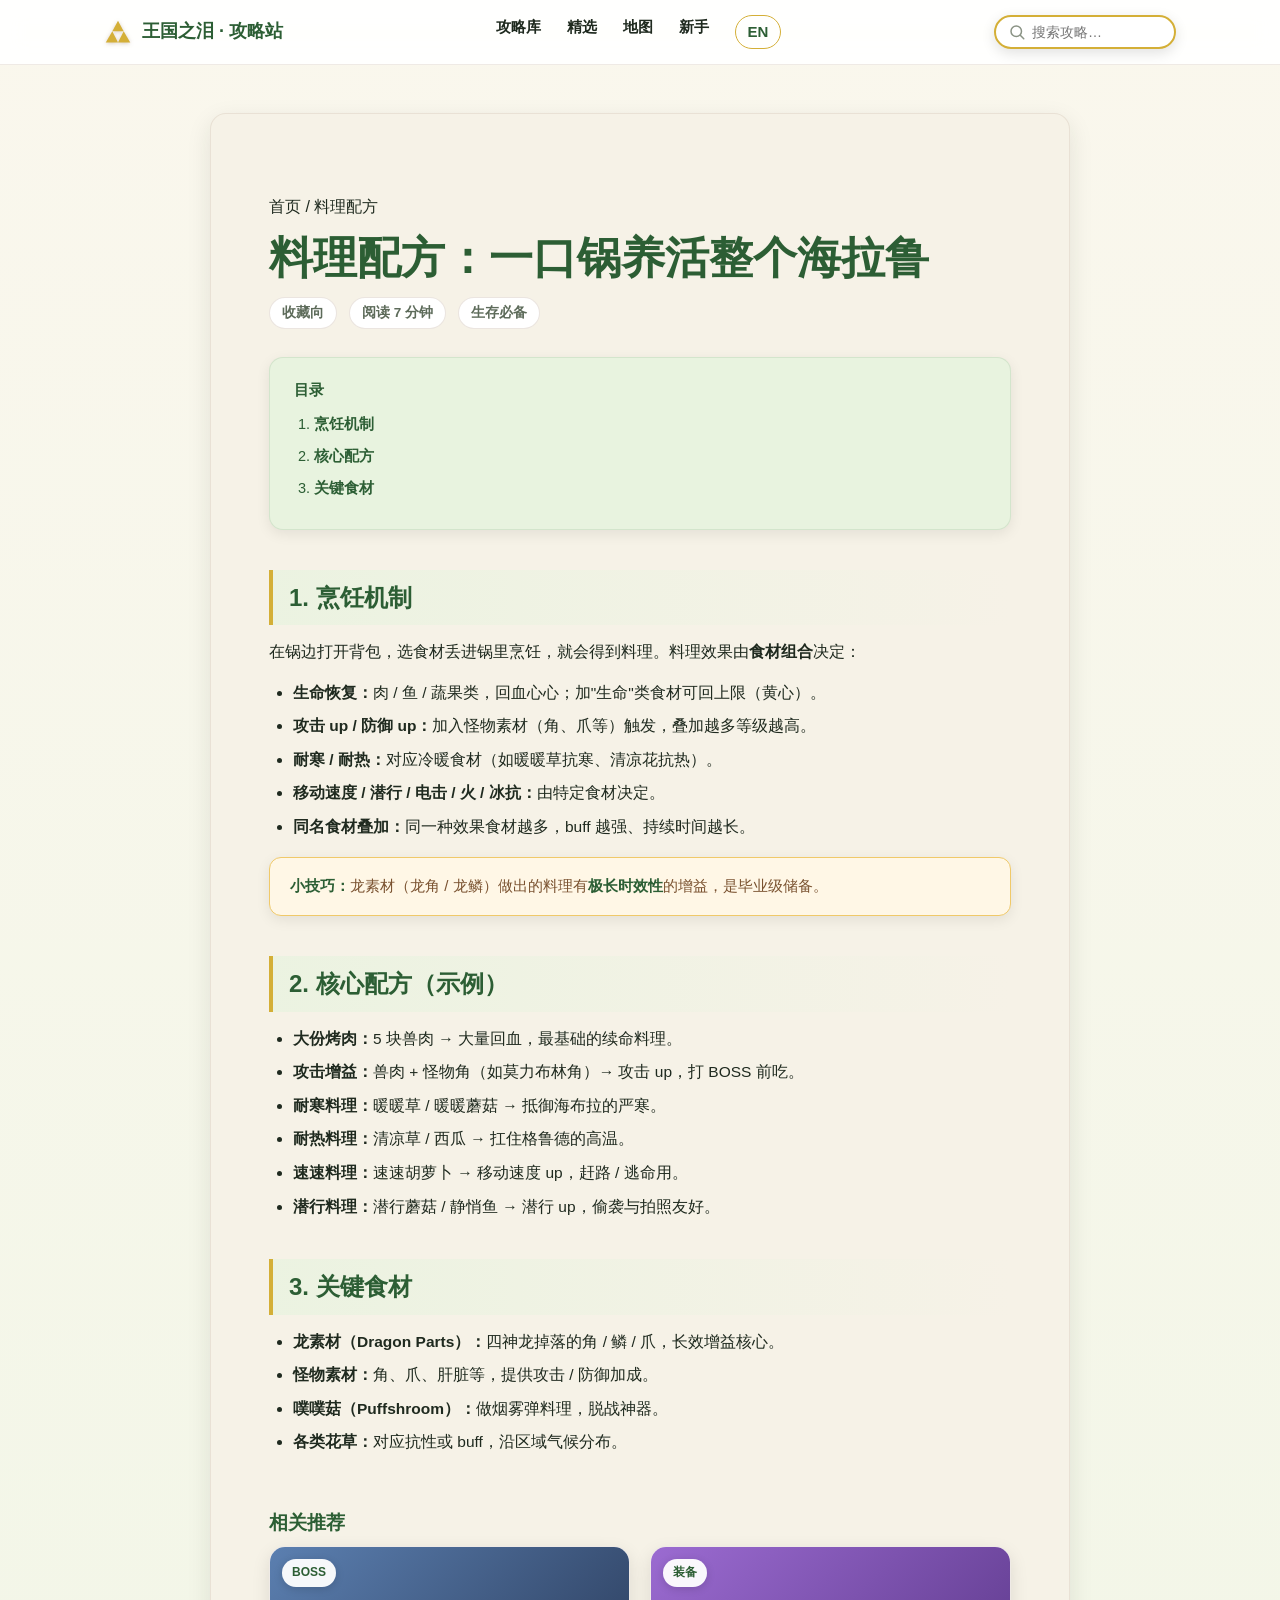
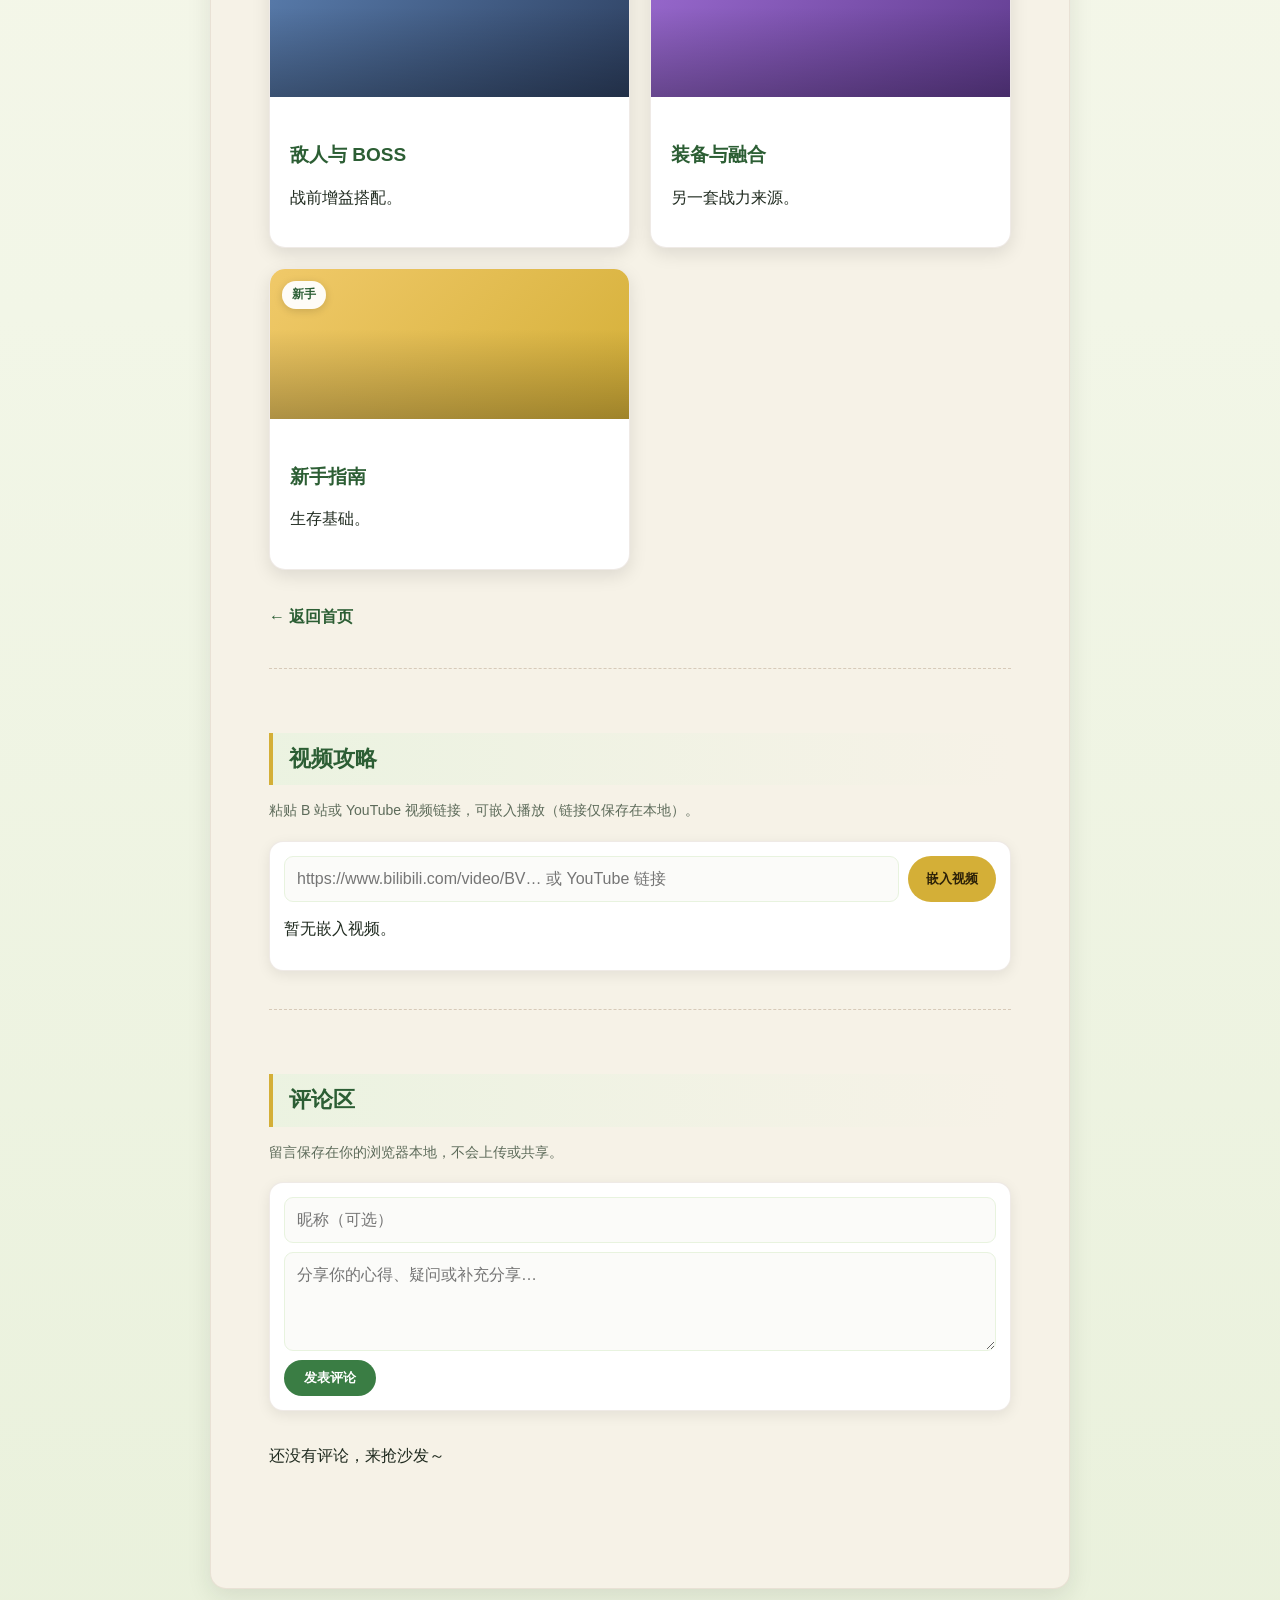
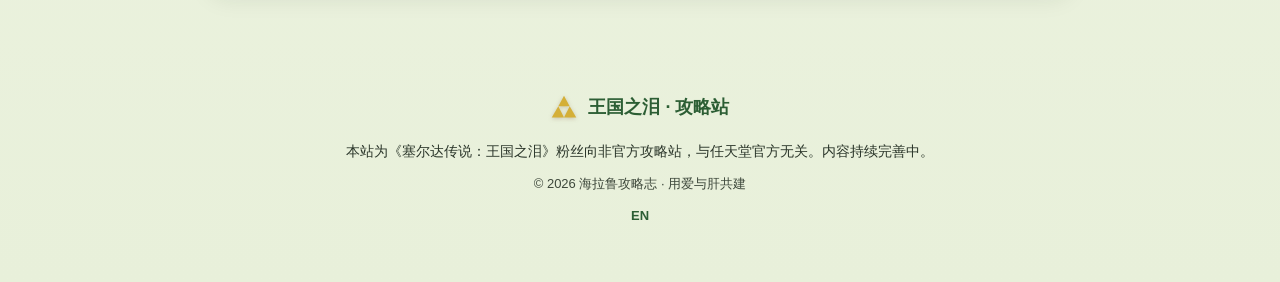
<file: cooking.html>
<!DOCTYPE html>
<html lang="zh-CN">
<head>
<meta charset="UTF-8">
<meta name="viewport" content="width=device-width, initial-scale=1.0">
<title>料理配方 | 王国之泪 · 攻略站</title>
<meta name="description" content="王国之泪料理配方：烹饪机制、核心回血与增益料理、关键食材一览。">
<link rel="stylesheet" href="styles.css">
<meta name="keywords" content="王国之泪料理,配方,回血,攻击up,防御up,耐寒,耐热,增益,buff">
<meta property="og:type" content="article">
<meta property="og:title" content="料理配方 | 王国之泪 · 攻略站">
<meta property="og:description" content="回血与增益料理的核心配方。">
</head>
<body>
<div id="site-header"></div>
<article class="article">
  <p class="crumb"><a href="index.html">首页</a> / 料理配方</p>
  <h1>料理配方：一口锅养活整个海拉鲁</h1>
  <div class="article-meta"><span>收藏向</span><span>阅读 7 分钟</span><span>生存必备</span></div>

  <div class="toc">
    <h4>目录</h4>
    <ol>
      <li><a href="#mech">烹饪机制</a></li>
      <li><a href="#recipes">核心配方</a></li>
      <li><a href="#ingredients">关键食材</a></li>
    </ol>
  </div>

  <h2 id="mech">1. 烹饪机制</h2>
  <p>在锅边打开背包，选食材丢进锅里烹饪，就会得到料理。料理效果由<b>食材组合</b>决定：</p>
  <ul>
    <li><b>生命恢复：</b>肉 / 鱼 / 蔬果类，回血心心；加"生命"类食材可回上限（黄心）。</li>
    <li><b>攻击 up / 防御 up：</b>加入怪物素材（角、爪等）触发，叠加越多等级越高。</li>
    <li><b>耐寒 / 耐热：</b>对应冷暖食材（如暖暖草抗寒、清凉花抗热）。</li>
    <li><b>移动速度 / 潜行 / 电击 / 火 / 冰抗：</b>由特定食材决定。</li>
    <li><b>同名食材叠加：</b>同一种效果食材越多，buff 越强、持续时间越长。</li>
  </ul>
  <div class="callout"><b>小技巧：</b>龙素材（龙角 / 龙鳞）做出的料理有<b>极长时效性</b>的增益，是毕业级储备。</div>

  <h2 id="recipes">2. 核心配方（示例）</h2>
  <ul>
    <li><b>大份烤肉：</b>5 块兽肉 → 大量回血，最基础的续命料理。</li>
    <li><b>攻击增益：</b>兽肉 + 怪物角（如莫力布林角）→ 攻击 up，打 BOSS 前吃。</li>
    <li><b>耐寒料理：</b>暖暖草 / 暖暖蘑菇 → 抵御海布拉的严寒。</li>
    <li><b>耐热料理：</b>清凉草 / 西瓜 → 扛住格鲁德的高温。</li>
    <li><b>速速料理：</b>速速胡萝卜 → 移动速度 up，赶路 / 逃命用。</li>
    <li><b>潜行料理：</b>潜行蘑菇 / 静悄鱼 → 潜行 up，偷袭与拍照友好。</li>
  </ul>

  <h2 id="ingredients">3. 关键食材</h2>
  <ul>
    <li><b>龙素材（Dragon Parts）：</b>四神龙掉落的角 / 鳞 / 爪，长效增益核心。</li>
    <li><b>怪物素材：</b>角、爪、肝脏等，提供攻击 / 防御加成。</li>
    <li><b>噗噗菇（Puffshroom）：</b>做烟雾弹料理，脱战神器。</li>
    <li><b>各类花草：</b>对应抗性或 buff，沿区域气候分布。</li>
  </ul>

  <div class="related">
    <h3>相关推荐</h3>
    <div class="grid guide-grid">
      <a class="guide-card" href="boss.html"><div class="guide-thumb thumb-d"><span class="guide-tag">BOSS</span></div><div class="guide-body"><h3>敌人与 BOSS</h3><p>战前增益搭配。</p></div></a>
      <a class="guide-card" href="equipment.html"><div class="guide-thumb thumb-c"><span class="guide-tag">装备</span></div><div class="guide-body"><h3>装备与融合</h3><p>另一套战力来源。</p></div></a>
      <a class="guide-card" href="beginner.html"><div class="guide-thumb thumb-b"><span class="guide-tag">新手</span></div><div class="guide-body"><h3>新手指南</h3><p>生存基础。</p></div></a>
    </div>
  </div>
  <a class="back" href="index.html">← 返回首页</a>

  <div id="video-root" data-page="cooking" class="feature-block"></div>
  <div id="comments-root" data-page="cooking" class="feature-block"></div>
</article>
<div id="site-footer"></div>
<script src="common.js"></script>
</body>
</html>
</file>
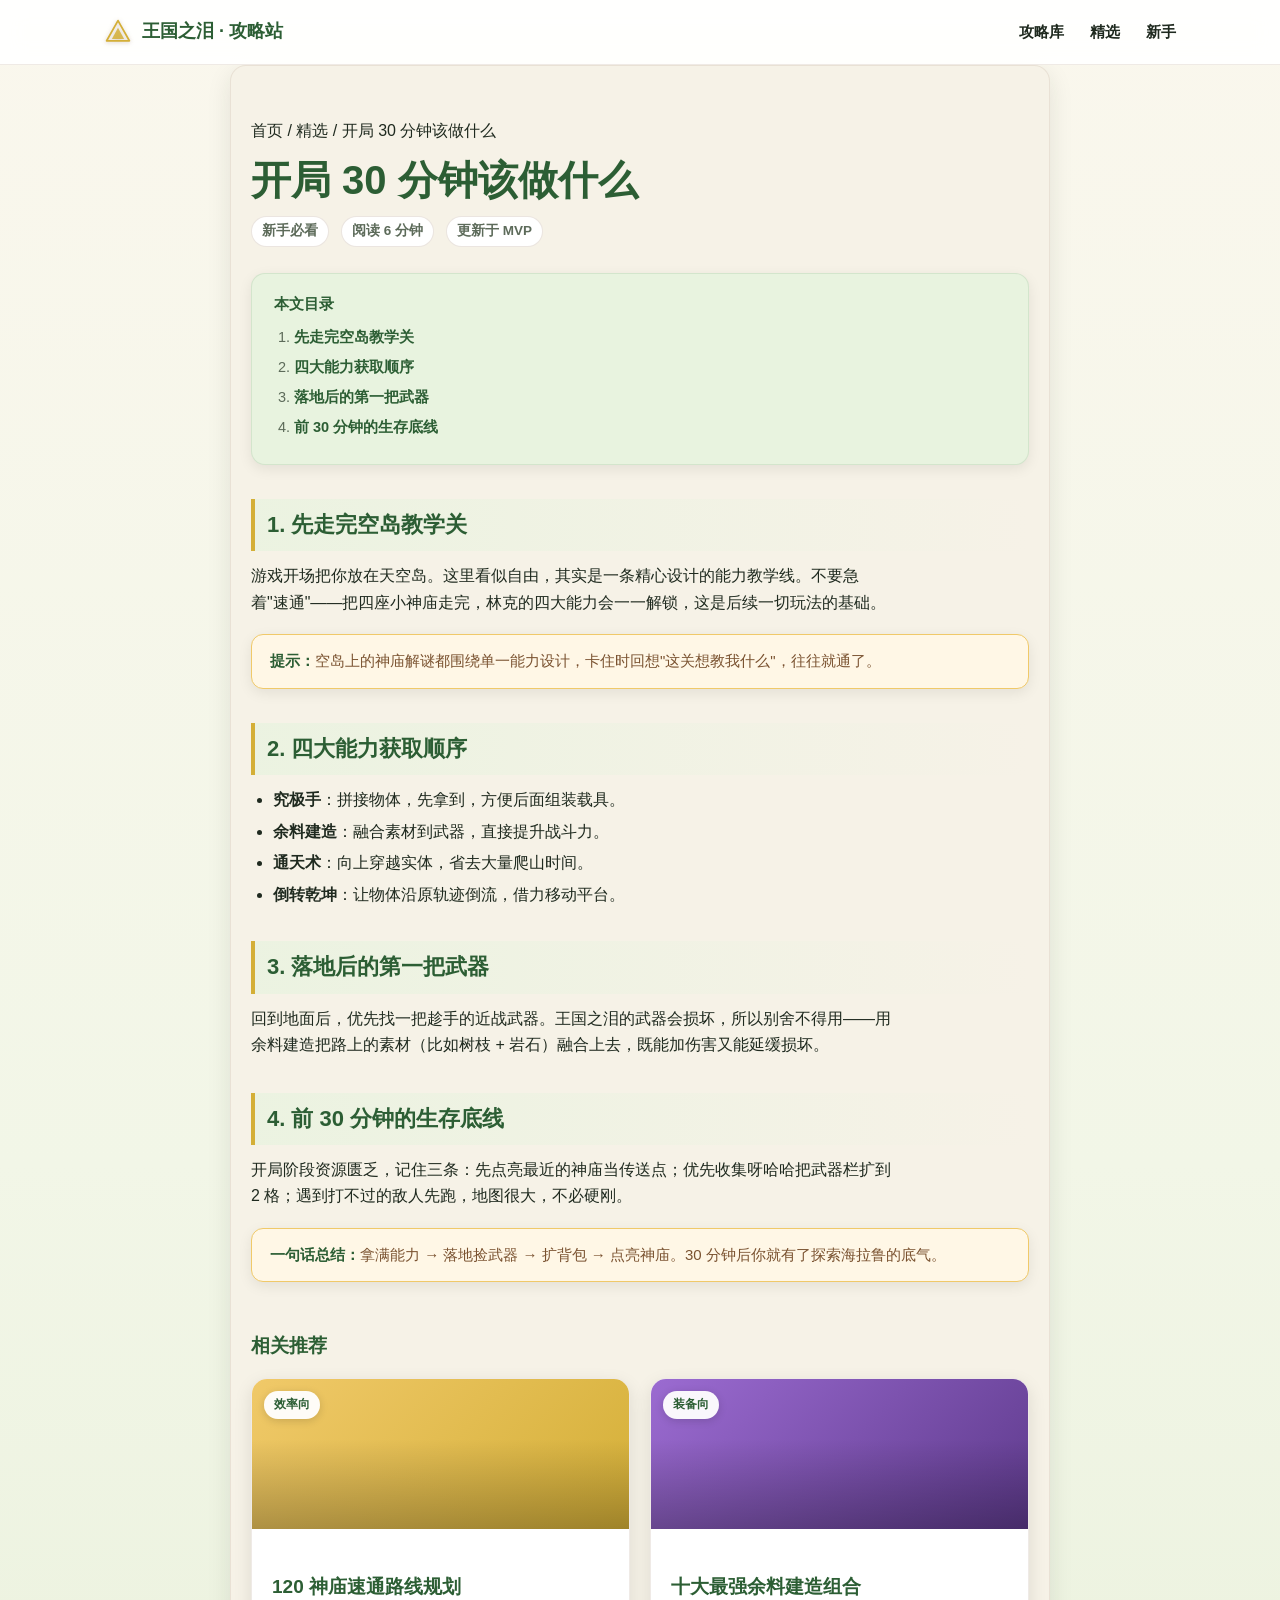
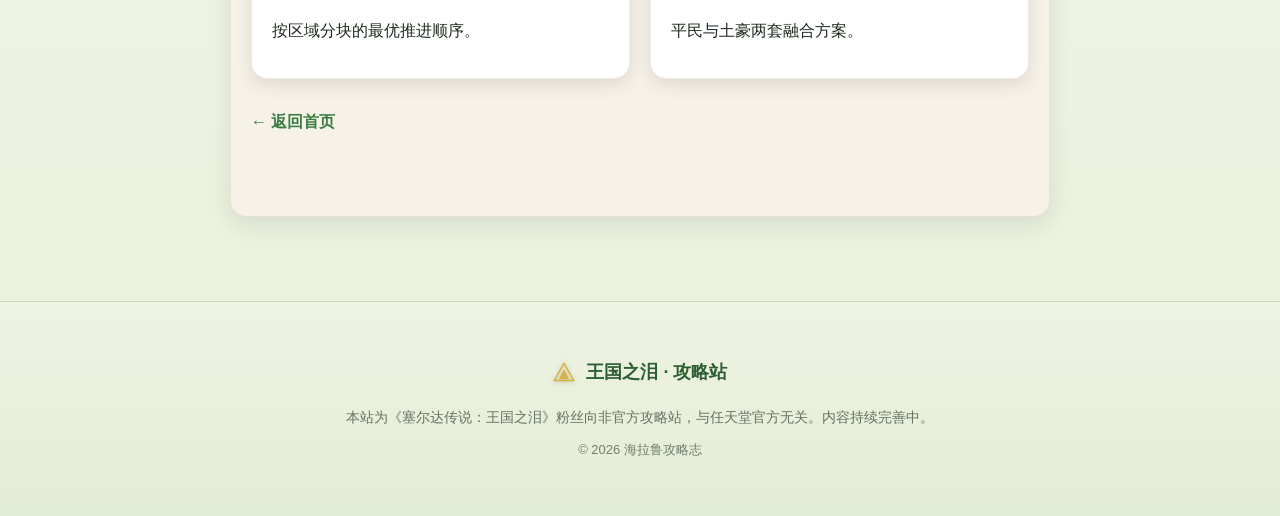
<file: detail.html>
<!DOCTYPE html>
<html lang="zh-CN">
<head>
<meta charset="UTF-8">
<meta name="viewport" content="width=device-width, initial-scale=1.0">
<title>开局 30 分钟该做什么 | 王国之泪 · 攻略站</title>
<link rel="stylesheet" href="styles.css">
<style>
  .article{max-width:820px;margin:0 auto;padding:40px 20px 80px}
  .crumb{font-size:13px;color:var(--stone);margin-bottom:18px}
  .crumb a:hover{color:var(--green)}
  .article h1{font-size:clamp(26px,5vw,40px);color:var(--green-dark);line-height:1.2}
  .article-meta{display:flex;gap:12px;flex-wrap:wrap;color:var(--stone);font-size:13.5px;margin:12px 0 26px}
  .article-meta span{background:#fff;border:1px solid rgba(122,82,48,.15);padding:3px 10px;border-radius:999px}
  .toc{background:var(--green-soft);border-radius:14px;padding:18px 22px;margin:0 0 30px}
  .toc h4{color:var(--green-dark);margin-bottom:10px;font-size:15px}
  .toc ol{margin:0;padding-left:20px;color:var(--muted);font-size:14.5px}
  .toc a{color:var(--green-dark);font-weight:600}
  .article h2{font-size:22px;color:var(--green-dark);margin:34px 0 12px;border-left:4px solid var(--gold);padding-left:12px}
  .article p{color:var(--ink);margin:12px 0;font-size:16px}
  .article ul{margin:12px 0 12px 22px;color:var(--ink);font-size:15.5px}
  .article li{margin:6px 0}
  .callout{background:#fff7e6;border:1px solid var(--gold-light);border-radius:12px;padding:14px 18px;margin:18px 0;font-size:15px;color:var(--brown)}
  .callout b{color:var(--green-dark)}
  .related{margin-top:48px}
  .related h3{color:var(--green-dark);margin-bottom:16px}
  .back{display:inline-block;margin-top:30px;color:var(--green);font-weight:700}
</style>
</head>
<body>

<header class="nav">
  <div class="nav-inner">
    <a class="brand" href="index.html">
      <svg class="brand-mark" viewBox="0 0 32 32" width="28" height="28"><path d="M16 3 L29 26 H3 Z" fill="none" stroke="currentColor" stroke-width="2" stroke-linejoin="round"/><path d="M16 11 L23 24 H9 Z" fill="currentColor" opacity="0.85"/></svg>
      <span>王国之泪 · 攻略站</span>
    </a>
    <nav class="nav-links">
      <a href="index.html#categories">攻略库</a>
      <a href="index.html#featured">精选</a>
      <a href="index.html#beginner">新手</a>
    </nav>
  </div>
</header>

<article class="article">
  <p class="crumb"><a href="index.html">首页</a> / <a href="index.html#featured">精选</a> / 开局 30 分钟该做什么</p>
  <h1>开局 30 分钟该做什么</h1>
  <div class="article-meta">
    <span>新手必看</span><span>阅读 6 分钟</span><span>更新于 MVP</span>
  </div>

  <div class="toc">
    <h4>本文目录</h4>
    <ol>
      <li><a href="#s1">先走完空岛教学关</a></li>
      <li><a href="#s2">四大能力获取顺序</a></li>
      <li><a href="#s3">落地后的第一把武器</a></li>
      <li><a href="#s4">前 30 分钟的生存底线</a></li>
    </ol>
  </div>

  <h2 id="s1">1. 先走完空岛教学关</h2>
  <p>游戏开场把你放在天空岛。这里看似自由，其实是一条精心设计的能力教学线。不要急着"速通"——把四座小神庙走完，林克的四大能力会一一解锁，这是后续一切玩法的基础。</p>
  <div class="callout"><b>提示：</b>空岛上的神庙解谜都围绕单一能力设计，卡住时回想"这关想教我什么"，往往就通了。</div>

  <h2 id="s2">2. 四大能力获取顺序</h2>
  <ul>
    <li><b>究极手</b>：拼接物体，先拿到，方便后面组装载具。</li>
    <li><b>余料建造</b>：融合素材到武器，直接提升战斗力。</li>
    <li><b>通天术</b>：向上穿越实体，省去大量爬山时间。</li>
    <li><b>倒转乾坤</b>：让物体沿原轨迹倒流，借力移动平台。</li>
  </ul>

  <h2 id="s3">3. 落地后的第一把武器</h2>
  <p>回到地面后，优先找一把趁手的近战武器。王国之泪的武器会损坏，所以别舍不得用——用余料建造把路上的素材（比如树枝 + 岩石）融合上去，既能加伤害又能延缓损坏。</p>

  <h2 id="s4">4. 前 30 分钟的生存底线</h2>
  <p>开局阶段资源匮乏，记住三条：先点亮最近的神庙当传送点；优先收集呀哈哈把武器栏扩到 2 格；遇到打不过的敌人先跑，地图很大，不必硬刚。</p>
  <div class="callout"><b>一句话总结：</b>拿满能力 → 落地捡武器 → 扩背包 → 点亮神庙。30 分钟后你就有了探索海拉鲁的底气。</div>

  <div class="related">
    <h3>相关推荐</h3>
    <div class="grid guide-grid">
      <a class="guide-card" href="detail.html">
        <div class="guide-thumb thumb-b"><span class="guide-tag">效率向</span></div>
        <div class="guide-body"><h3>120 神庙速通路线规划</h3><p>按区域分块的最优推进顺序。</p></div>
      </a>
      <a class="guide-card" href="detail.html">
        <div class="guide-thumb thumb-c"><span class="guide-tag">装备向</span></div>
        <div class="guide-body"><h3>十大最强余料建造组合</h3><p>平民与土豪两套融合方案。</p></div>
      </a>
    </div>
  </div>

  <a class="back" href="index.html">← 返回首页</a>
</article>

<footer class="footer">
  <div class="footer-inner">
    <div class="footer-brand">
      <svg class="brand-mark" viewBox="0 0 32 32" width="24" height="24"><path d="M16 3 L29 26 H3 Z" fill="none" stroke="currentColor" stroke-width="2" stroke-linejoin="round"/><path d="M16 11 L23 24 H9 Z" fill="currentColor" opacity="0.85"/></svg>
      <span>王国之泪 · 攻略站</span>
    </div>
    <p class="footer-note">本站为《塞尔达传说：王国之泪》粉丝向非官方攻略站，与任天堂官方无关。内容持续完善中。</p>
    <p class="footer-copy">© <span id="year">2026</span> 海拉鲁攻略志</p>
  </div>
</footer>
<script src="script.js"></script>
</body>
</html>
</file>
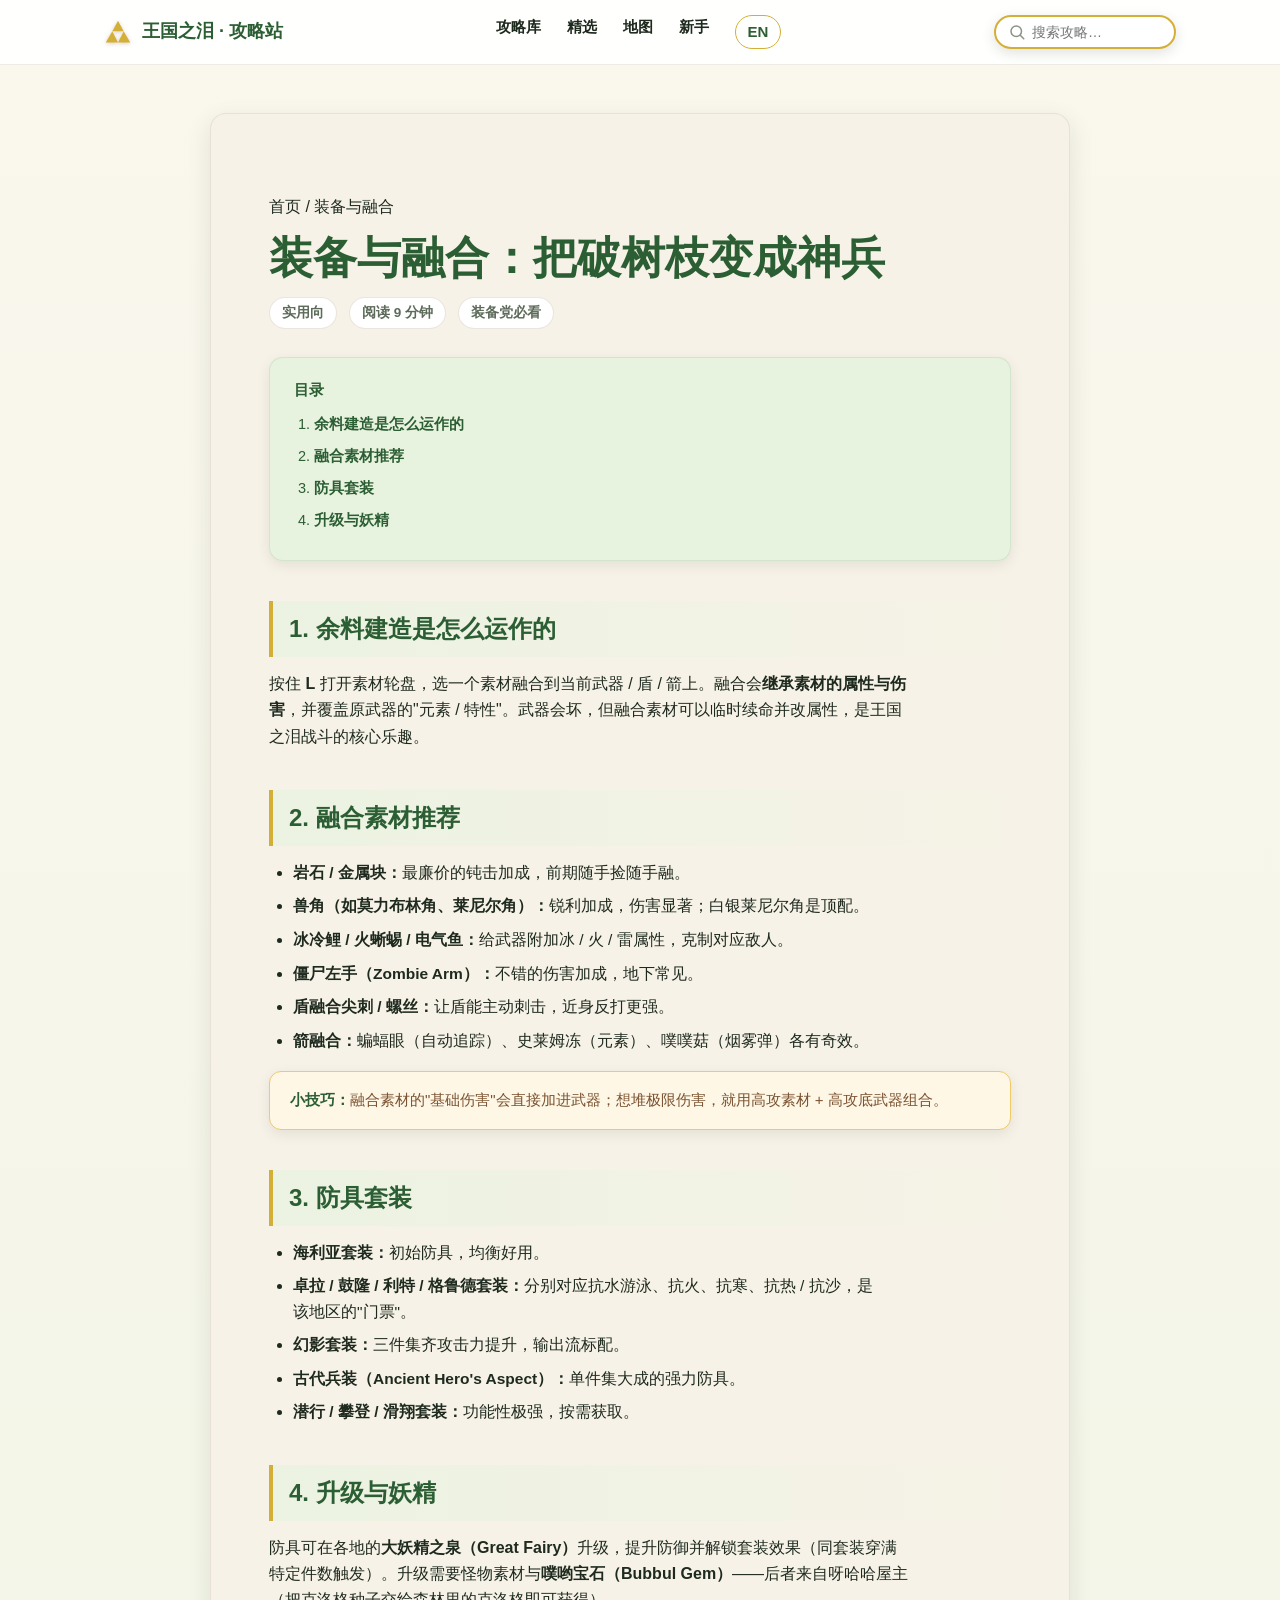
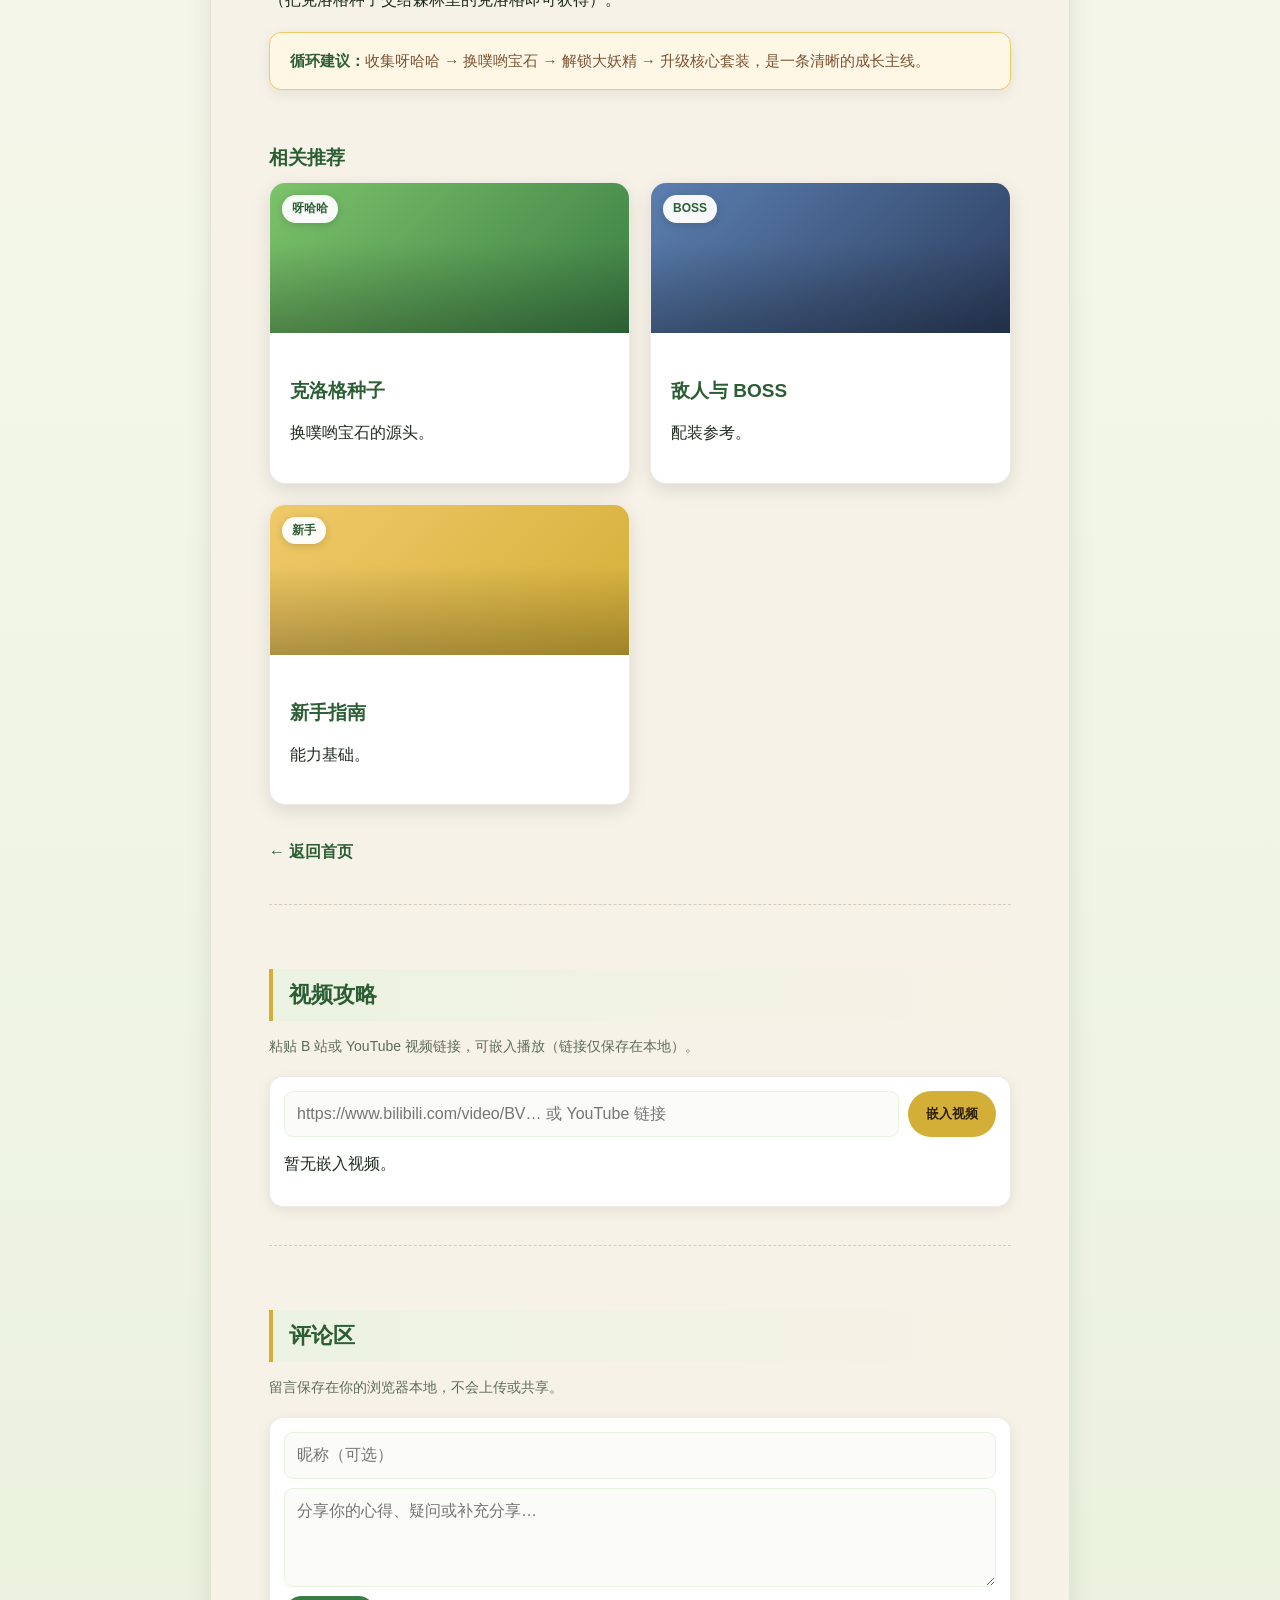
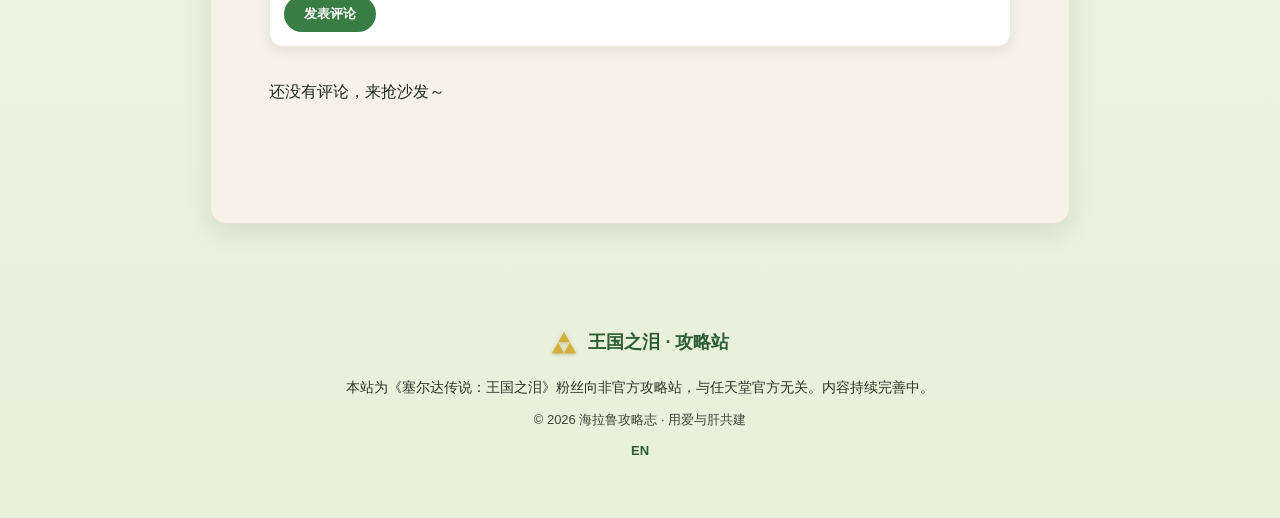
<file: equipment.html>
<!DOCTYPE html>
<html lang="zh-CN">
<head>
<meta charset="UTF-8">
<meta name="viewport" content="width=device-width, initial-scale=1.0">
<title>装备与融合 | 王国之泪 · 攻略站</title>
<meta name="description" content="王国之泪装备系统：余料建造融合素材推荐、防具套装效果与升级材料一览。">
<link rel="stylesheet" href="styles.css">
<meta name="keywords" content="王国之泪装备,余料建造,融合,防具套装,升级,妖精,武器DIY">
<meta property="og:type" content="article">
<meta property="og:title" content="装备与融合 | 王国之泪 · 攻略站">
<meta property="og:description" content="余料建造融合推荐 + 套装升级指南。">
</head>
<body>
<div id="site-header"></div>
<article class="article">
  <p class="crumb"><a href="index.html">首页</a> / 装备与融合</p>
  <h1>装备与融合：把破树枝变成神兵</h1>
  <div class="article-meta"><span>实用向</span><span>阅读 9 分钟</span><span>装备党必看</span></div>

  <div class="toc">
    <h4>目录</h4>
    <ol>
      <li><a href="#fuse">余料建造是怎么运作的</a></li>
      <li><a href="#mat">融合素材推荐</a></li>
      <li><a href="#suit">防具套装</a></li>
      <li><a href="#up">升级与妖精</a></li>
    </ol>
  </div>

  <h2 id="fuse">1. 余料建造是怎么运作的</h2>
  <p>按住 <b>L</b> 打开素材轮盘，选一个素材融合到当前武器 / 盾 / 箭上。融合会<b>继承素材的属性与伤害</b>，并覆盖原武器的"元素 / 特性"。武器会坏，但融合素材可以临时续命并改属性，是王国之泪战斗的核心乐趣。</p>

  <h2 id="mat">2. 融合素材推荐</h2>
  <ul>
    <li><b>岩石 / 金属块：</b>最廉价的钝击加成，前期随手捡随手融。</li>
    <li><b>兽角（如莫力布林角、莱尼尔角）：</b>锐利加成，伤害显著；白银莱尼尔角是顶配。</li>
    <li><b>冰冷鲤 / 火蜥蜴 / 电气鱼：</b>给武器附加冰 / 火 / 雷属性，克制对应敌人。</li>
    <li><b>僵尸左手（Zombie Arm）：</b>不错的伤害加成，地下常见。</li>
    <li><b>盾融合尖刺 / 螺丝：</b>让盾能主动刺击，近身反打更强。</li>
    <li><b>箭融合：</b>蝙蝠眼（自动追踪）、史莱姆冻（元素）、噗噗菇（烟雾弹）各有奇效。</li>
  </ul>
  <div class="callout"><b>小技巧：</b>融合素材的"基础伤害"会直接加进武器；想堆极限伤害，就用高攻素材 + 高攻底武器组合。</div>

  <h2 id="suit">3. 防具套装</h2>
  <ul>
    <li><b>海利亚套装：</b>初始防具，均衡好用。</li>
    <li><b>卓拉 / 鼓隆 / 利特 / 格鲁德套装：</b>分别对应抗水游泳、抗火、抗寒、抗热 / 抗沙，是该地区的"门票"。</li>
    <li><b>幻影套装：</b>三件集齐攻击力提升，输出流标配。</li>
    <li><b>古代兵装（Ancient Hero's Aspect）：</b>单件集大成的强力防具。</li>
    <li><b>潜行 / 攀登 / 滑翔套装：</b>功能性极强，按需获取。</li>
  </ul>

  <h2 id="up">4. 升级与妖精</h2>
  <p>防具可在各地的<b>大妖精之泉（Great Fairy）</b>升级，提升防御并解锁套装效果（同套装穿满特定件数触发）。升级需要怪物素材与<b>噗哟宝石（Bubbul Gem）</b>——后者来自呀哈哈屋主（把克洛格种子交给森林里的克洛格即可获得）。</p>
  <div class="callout"><b>循环建议：</b>收集呀哈哈 → 换噗哟宝石 → 解锁大妖精 → 升级核心套装，是一条清晰的成长主线。</div>

  <div class="related">
    <h3>相关推荐</h3>
    <div class="grid guide-grid">
      <a class="guide-card" href="koroks.html"><div class="guide-thumb thumb-a"><span class="guide-tag">呀哈哈</span></div><div class="guide-body"><h3>克洛格种子</h3><p>换噗哟宝石的源头。</p></div></a>
      <a class="guide-card" href="boss.html"><div class="guide-thumb thumb-d"><span class="guide-tag">BOSS</span></div><div class="guide-body"><h3>敌人与 BOSS</h3><p>配装参考。</p></div></a>
      <a class="guide-card" href="beginner.html"><div class="guide-thumb thumb-b"><span class="guide-tag">新手</span></div><div class="guide-body"><h3>新手指南</h3><p>能力基础。</p></div></a>
    </div>
  </div>
  <a class="back" href="index.html">← 返回首页</a>

  <div id="video-root" data-page="equipment" class="feature-block"></div>
  <div id="comments-root" data-page="equipment" class="feature-block"></div>
</article>
<div id="site-footer"></div>
<script src="common.js"></script>
</body>
</html>
</file>
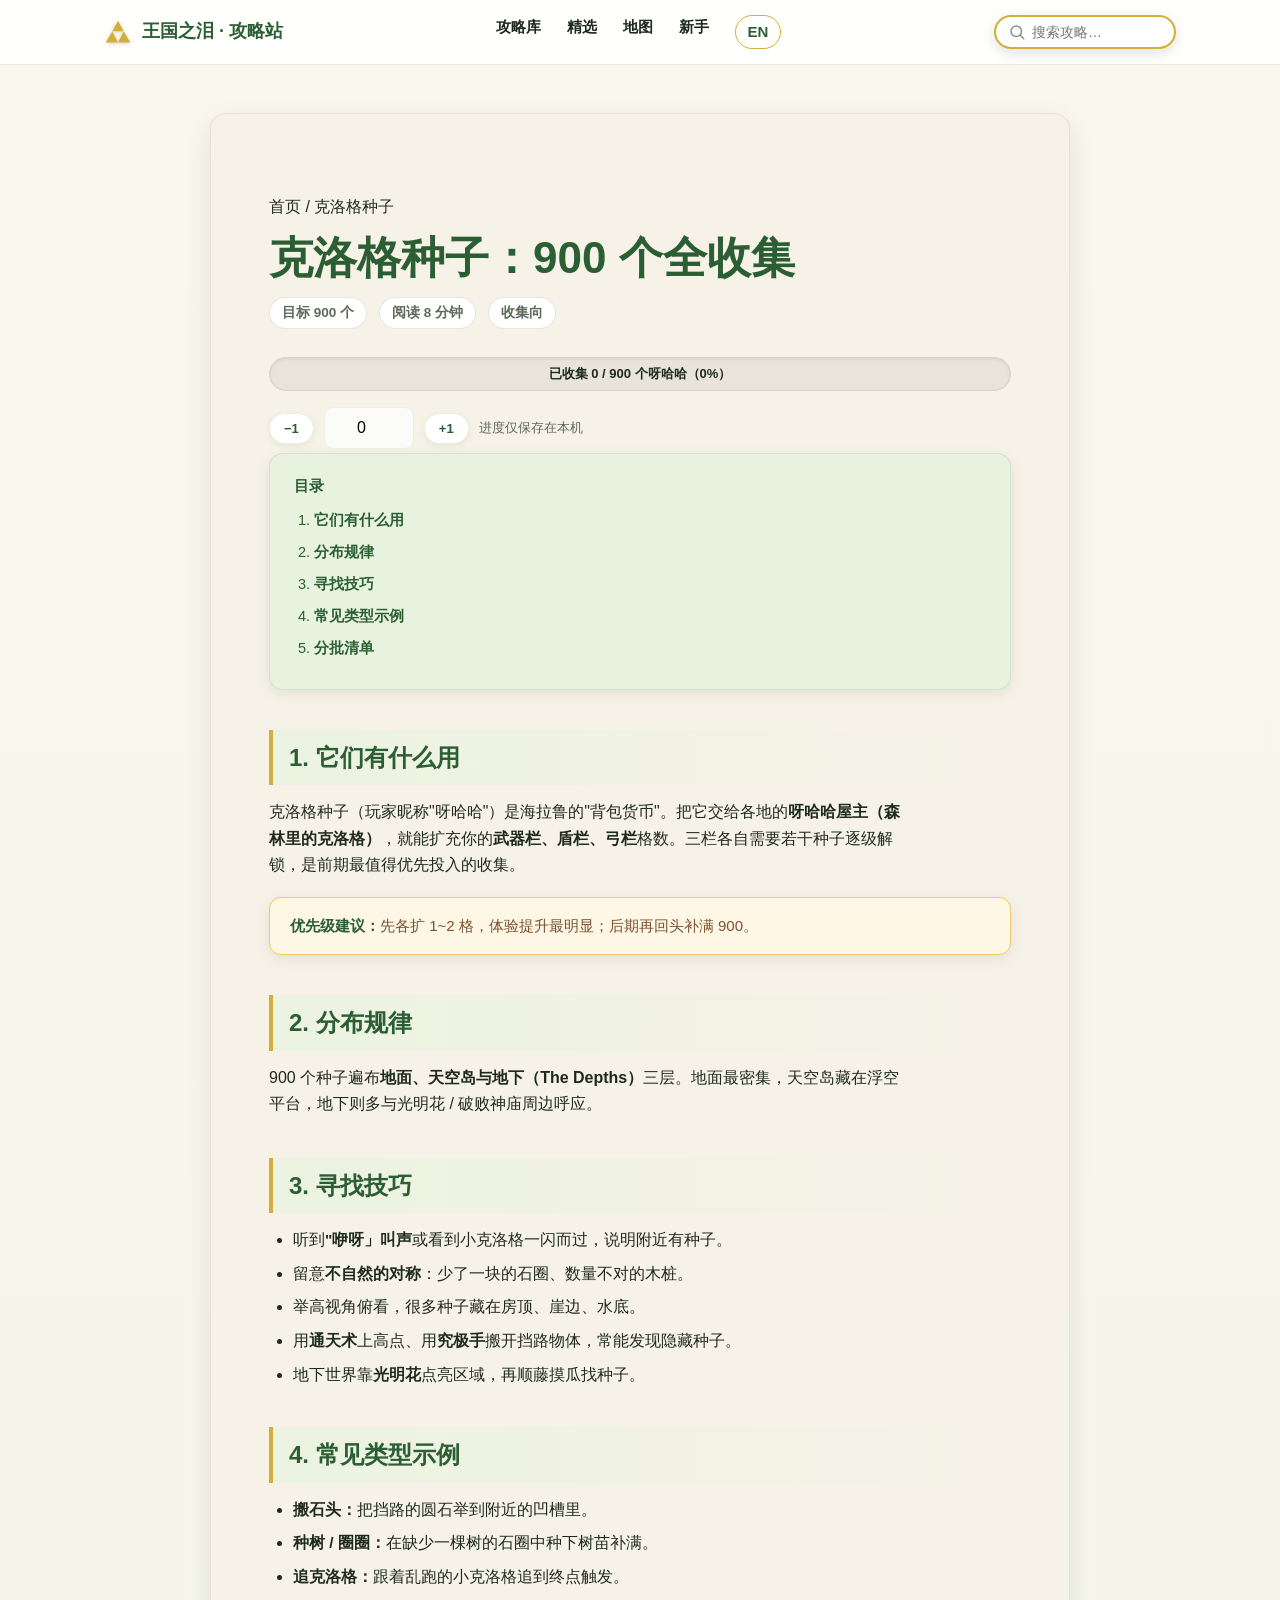
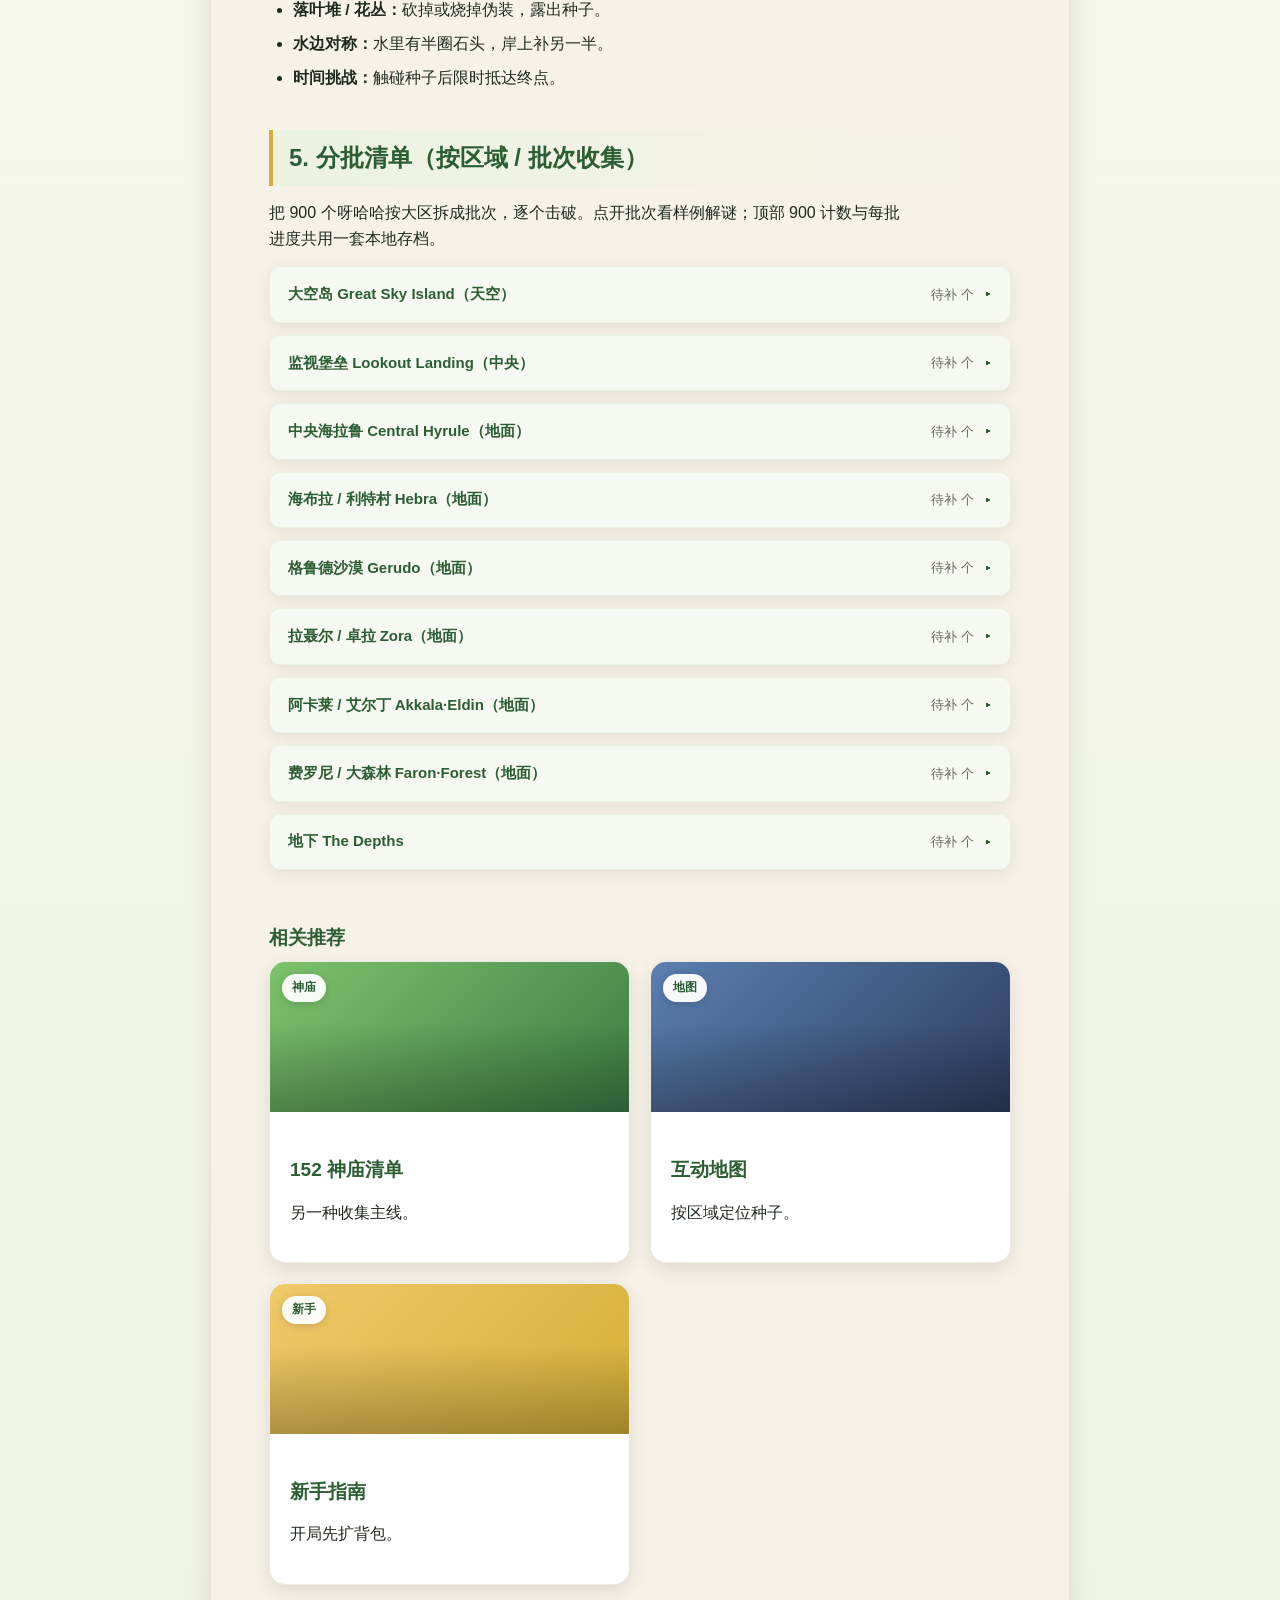
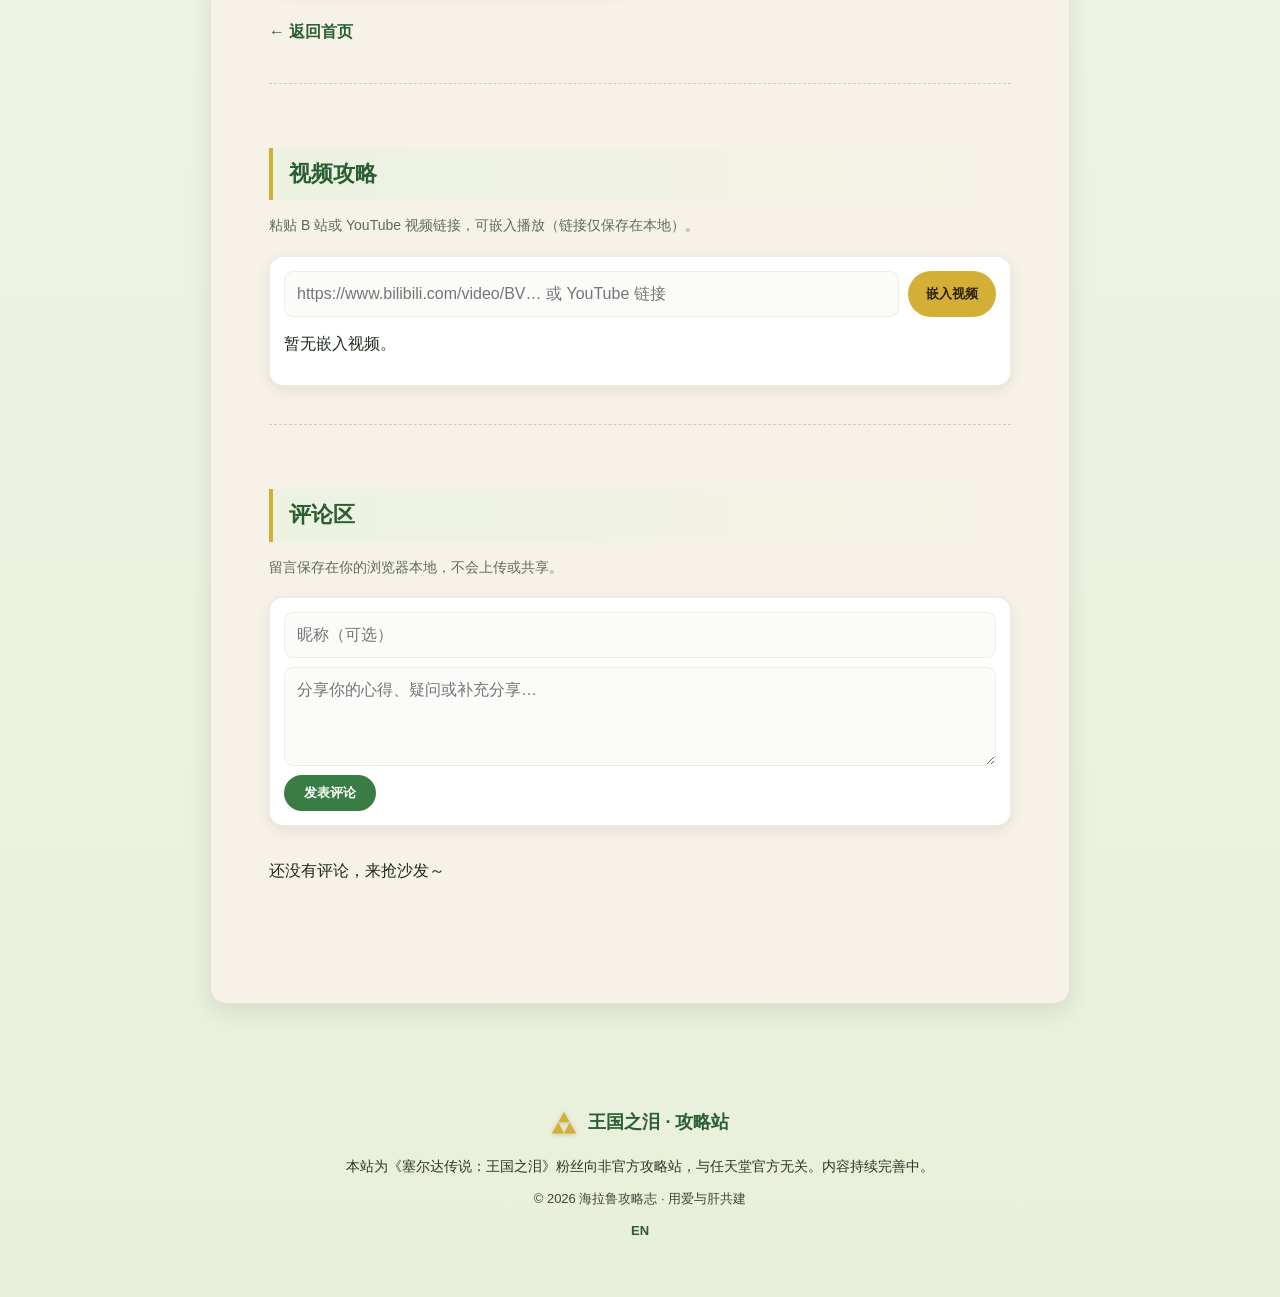
<file: koroks.html>
<!DOCTYPE html>
<html lang="zh-CN">
<head>
<meta charset="UTF-8">
<meta name="viewport" content="width=device-width, initial-scale=1.0">
<title>克洛格种子 | 王国之泪 · 攻略站</title>
<meta name="description" content="王国之泪 900 个克洛格种子（呀哈哈）全收集：用途、分布、寻找技巧与常见类型示例。">
<link rel="stylesheet" href="styles.css">
<meta name="keywords" content="王国之泪呀哈哈,克洛格种子,900收集,背包扩充,寻找技巧">
<meta property="og:type" content="article">
<meta property="og:title" content="克洛格种子 | 王国之泪 · 攻略站">
<meta property="og:description" content="900 个呀哈哈的用途、分布与寻找技巧。">
</head>
<body>
<div id="site-header"></div>
<article class="article">
  <p class="crumb"><a href="index.html">首页</a> / 克洛格种子</p>
  <h1>克洛格种子：900 个全收集</h1>
  <div class="article-meta"><span>目标 900 个</span><span>阅读 8 分钟</span><span>收集向</span></div>

  <div class="progress-bar" id="korokBar">
    <div class="progress-fill" id="korokFill"></div>
    <span class="progress-text" id="korokText">已收集 0 / 900 个呀哈哈</span>
  </div>
  <div class="korok-step">
    <button class="ghost-btn" id="korokMinus" type="button">−1</button>
    <input id="korokInput" type="number" min="0" max="900" value="0" aria-label="已收集数量">
    <button class="ghost-btn" id="korokPlus" type="button">+1</button>
    <span class="korok-hint">进度仅保存在本机</span>
  </div>

  <div class="toc">
    <h4>目录</h4>
    <ol>
      <li><a href="#use">它们有什么用</a></li>
      <li><a href="#dist">分布规律</a></li>
      <li><a href="#tip">寻找技巧</a></li>
      <li><a href="#types">常见类型示例</a></li>
      <li><a href="#batches">分批清单</a></li>
    </ol>
  </div>

  <h2 id="use">1. 它们有什么用</h2>
  <p>克洛格种子（玩家昵称"呀哈哈"）是海拉鲁的"背包货币"。把它交给各地的<b>呀哈哈屋主（森林里的克洛格）</b>，就能扩充你的<b>武器栏、盾栏、弓栏</b>格数。三栏各自需要若干种子逐级解锁，是前期最值得优先投入的收集。</p>
  <div class="callout"><b>优先级建议：</b>先各扩 1~2 格，体验提升最明显；后期再回头补满 900。</div>

  <h2 id="dist">2. 分布规律</h2>
  <p>900 个种子遍布<b>地面、天空岛与地下（The Depths）</b>三层。地面最密集，天空岛藏在浮空平台，地下则多与光明花 / 破败神庙周边呼应。</p>

  <h2 id="tip">3. 寻找技巧</h2>
  <ul>
    <li>听到<b>"咿呀」叫声</b>或看到小克洛格一闪而过，说明附近有种子。</li>
    <li>留意<b>不自然的对称</b>：少了一块的石圈、数量不对的木桩。</li>
    <li>举高视角俯看，很多种子藏在房顶、崖边、水底。</li>
    <li>用<b>通天术</b>上高点、用<b>究极手</b>搬开挡路物体，常能发现隐藏种子。</li>
    <li>地下世界靠<b>光明花</b>点亮区域，再顺藤摸瓜找种子。</li>
  </ul>

  <h2 id="types">4. 常见类型示例</h2>
  <ul>
    <li><b>搬石头：</b>把挡路的圆石举到附近的凹槽里。</li>
    <li><b>种树 / 圈圈：</b>在缺少一棵树的石圈中种下树苗补满。</li>
    <li><b>追克洛格：</b>跟着乱跑的小克洛格追到终点触发。</li>
    <li><b>落叶堆 / 花丛：</b>砍掉或烧掉伪装，露出种子。</li>
    <li><b>水边对称：</b>水里有半圈石头，岸上补另一半。</li>
    <li><b>时间挑战：</b>触碰种子后限时抵达终点。</li>
  </ul>

  <h2 id="batches">5. 分批清单（按区域 / 批次收集）</h2>
  <p>把 900 个呀哈哈按大区拆成批次，逐个击破。点开批次看样例解谜；顶部 900 计数与每批进度共用一套本地存档。</p>
  <div id="korokBatches"></div>

  <div class="related">
    <h3>相关推荐</h3>
    <div class="grid guide-grid">
      <a class="guide-card" href="shrines.html"><div class="guide-thumb thumb-a"><span class="guide-tag">神庙</span></div><div class="guide-body"><h3>152 神庙清单</h3><p>另一种收集主线。</p></div></a>
      <a class="guide-card" href="map.html"><div class="guide-thumb thumb-d"><span class="guide-tag">地图</span></div><div class="guide-body"><h3>互动地图</h3><p>按区域定位种子。</p></div></a>
      <a class="guide-card" href="beginner.html"><div class="guide-thumb thumb-b"><span class="guide-tag">新手</span></div><div class="guide-body"><h3>新手指南</h3><p>开局先扩背包。</p></div></a>
    </div>
  </div>
  <a class="back" href="index.html">← 返回首页</a>

  <div id="video-root" data-page="koroks" class="feature-block"></div>
  <div id="comments-root" data-page="koroks" class="feature-block"></div>

  <script>
  (function () {
    var KEY = 'totk_koroks_progress';
    var fill = document.getElementById('korokFill');
    var text = document.getElementById('korokText');
    var input = document.getElementById('korokInput');
    var TOTAL = 900;
    function get() { var n = parseInt(localStorage.getItem(KEY) || '0', 10); return isNaN(n) ? 0 : Math.max(0, Math.min(TOTAL, n)); }
    function set(n) { n = Math.max(0, Math.min(TOTAL, n | 0)); localStorage.setItem(KEY, n); render(n); }
    function render(n) { var pct = Math.round(n / TOTAL * 100); fill.style.width = pct + '%'; text.textContent = '已收集 ' + n + ' / ' + TOTAL + ' 个呀哈哈（' + pct + '%）'; input.value = n; }
    document.getElementById('korokPlus').addEventListener('click', function () { set(get() + 1); });
    document.getElementById('korokMinus').addEventListener('click', function () { set(get() - 1); });
    input.addEventListener('change', function () { set(parseInt(input.value, 10) || 0); });
    render(get());
  })();
  </script>
  <script>
  (function () {
    var BATCHES = [
      { name:'大空岛 Great Sky Island（天空）', total:'待补', samples:[ {k:'断桥旁', d:'把圆石举入凹槽'}, {k:'树圈', d:'补种一棵树苗'} ] },
      { name:'监视堡垒 Lookout Landing（中央）', total:'待补', samples:[ {k:'村口落叶堆', d:'砍/烧开露出种子'}, {k:'对称木桩', d:'补齐缺失的一根'} ] },
      { name:'中央海拉鲁 Central Hyrule（地面）', total:'待补', samples:[ {k:'水边半圆石', d:'岸上补另一半'}, {k:'追克洛格', d:'跟随到终点'} ] },
      { name:'海布拉 / 利特村 Hebra（地面）', total:'待补', samples:[ {k:'雪堆', d:'吹/炸开雪堆'}, {k:'冰面对称', d:'破冰补对称'} ] },
      { name:'格鲁德沙漠 Gerudo（地面）', total:'待补', samples:[ {k:'沙堆', d:'挖开沙堆'}, {k:'石圈', d:'搬石补满'} ] },
      { name:'拉聂尔 / 卓拉 Zora（地面）', total:'待补', samples:[ {k:'水花圈', d:'踩点触发'}, {k:'落叶堆', d:'砍开伪装'} ] },
      { name:'阿卡莱 / 艾尔丁 Akkala·Eldin（地面）', total:'待补', samples:[ {k:'岩浆边', d:'用耐热/究极手'}, {k:'滚石', d:'搬开挡路石'} ] },
      { name:'费罗尼 / 大森林 Faron·Forest（地面）', total:'待补', samples:[ {k:'树顶', d:'通天术上树顶'}, {k:'花丛', d:'烧草露种子'} ] },
      { name:'地下 The Depths', total:'待补', samples:[ {k:'光明花旁', d:'点亮后找种子'}, {k:'破败神庙周边', d:'探索废墟'} ] }
    ];
    var wrap = document.getElementById('korokBatches');
    var html = '';
    BATCHES.forEach(function (b, i) {
      html += '<div class="batch" data-i="' + i + '">'
        + '<button class="batch-head" type="button"><b>' + b.name + '</b><span class="cnt">' + b.total + ' 个</span><span class="chev">▸</span></button>'
        + '<div class="batch-body"><ul class="batch-sample">';
      b.samples.forEach(function (s) { html += '<li><span class="k">' + s.k + '：</span>' + s.d + '</li>'; });
      html += '</ul><p class="batch-note">以上为样例解谜；该批次的完整坐标清单与计数持续补录中（外网抓取被拦截，精确数据待接入可靠源后批量填充）。</p></div></div>';
    });
    wrap.innerHTML = html;
    wrap.addEventListener('click', function (e) {
      var h = e.target.closest('.batch-head');
      if (h) h.parentElement.classList.toggle('open');
    });
  })();
  </script>
</article>
<div id="site-footer"></div>
<script src="common.js"></script>
</body>
</html>
</file>
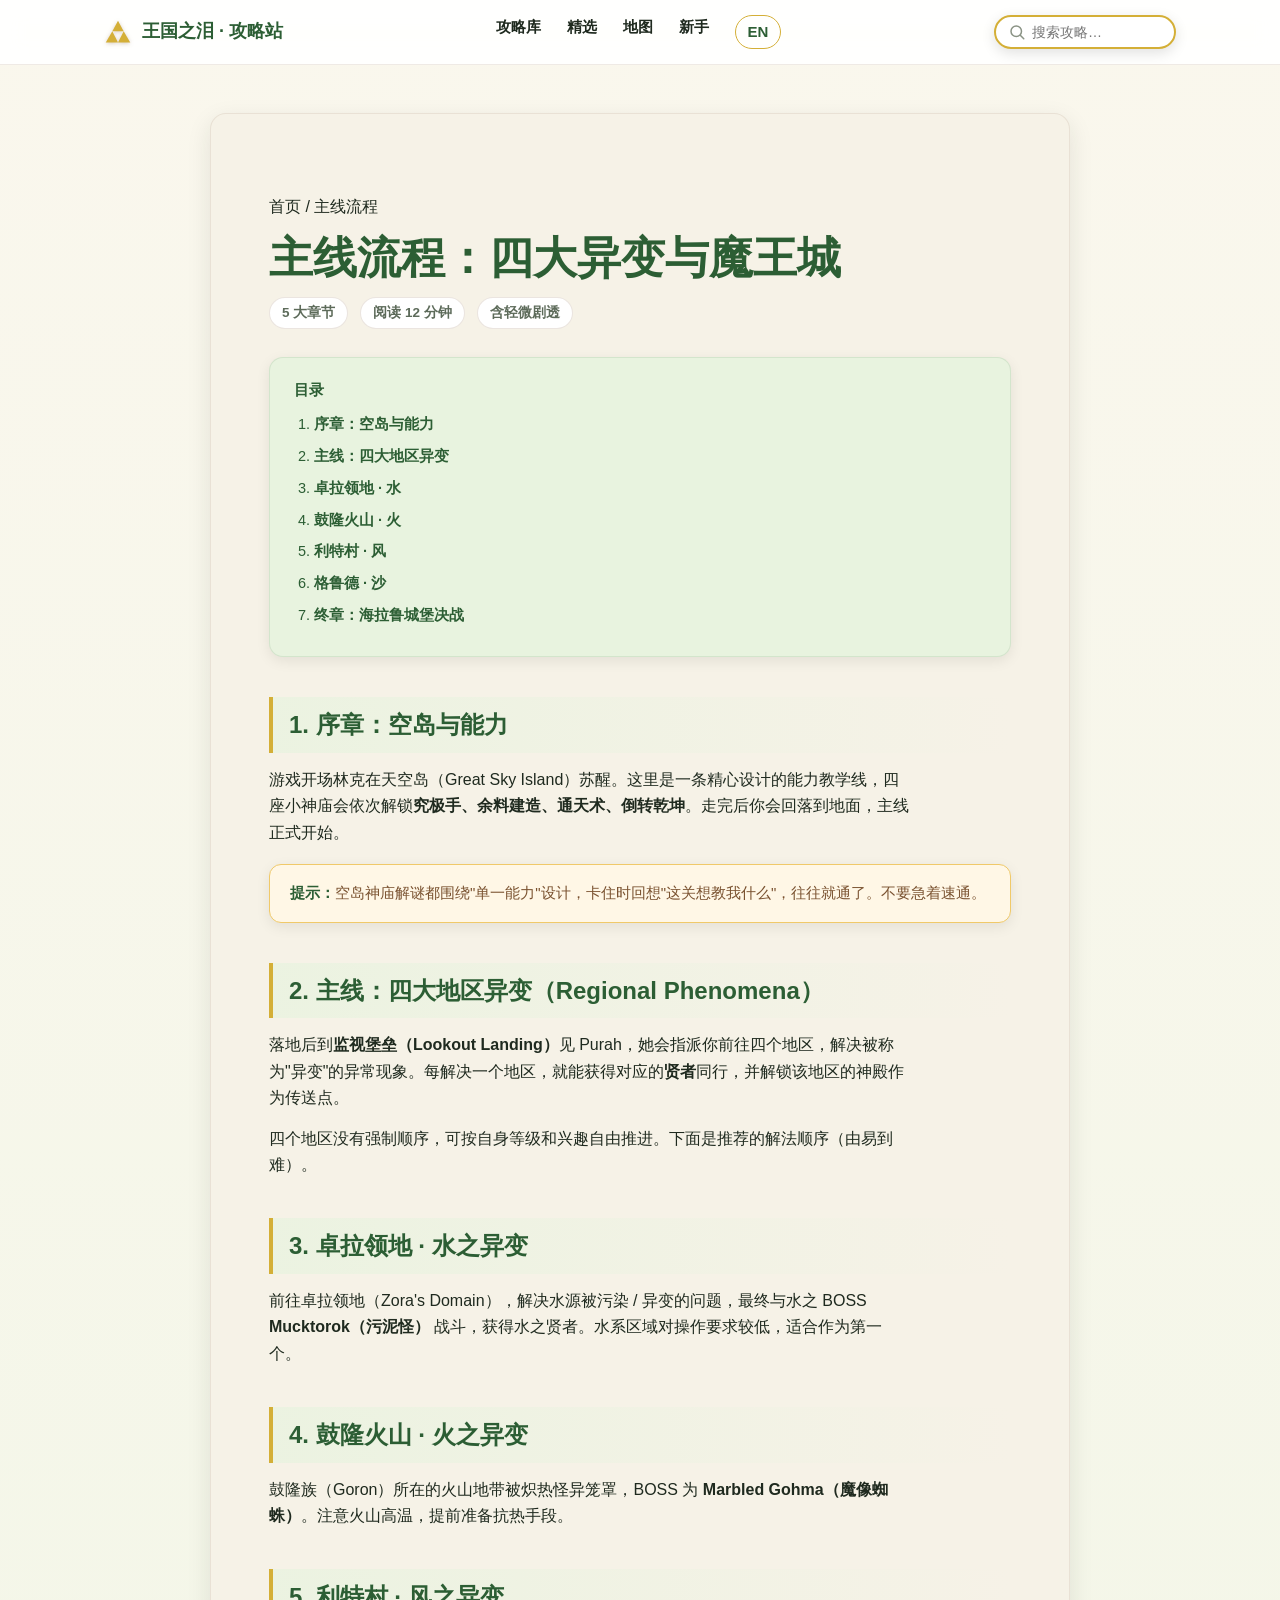
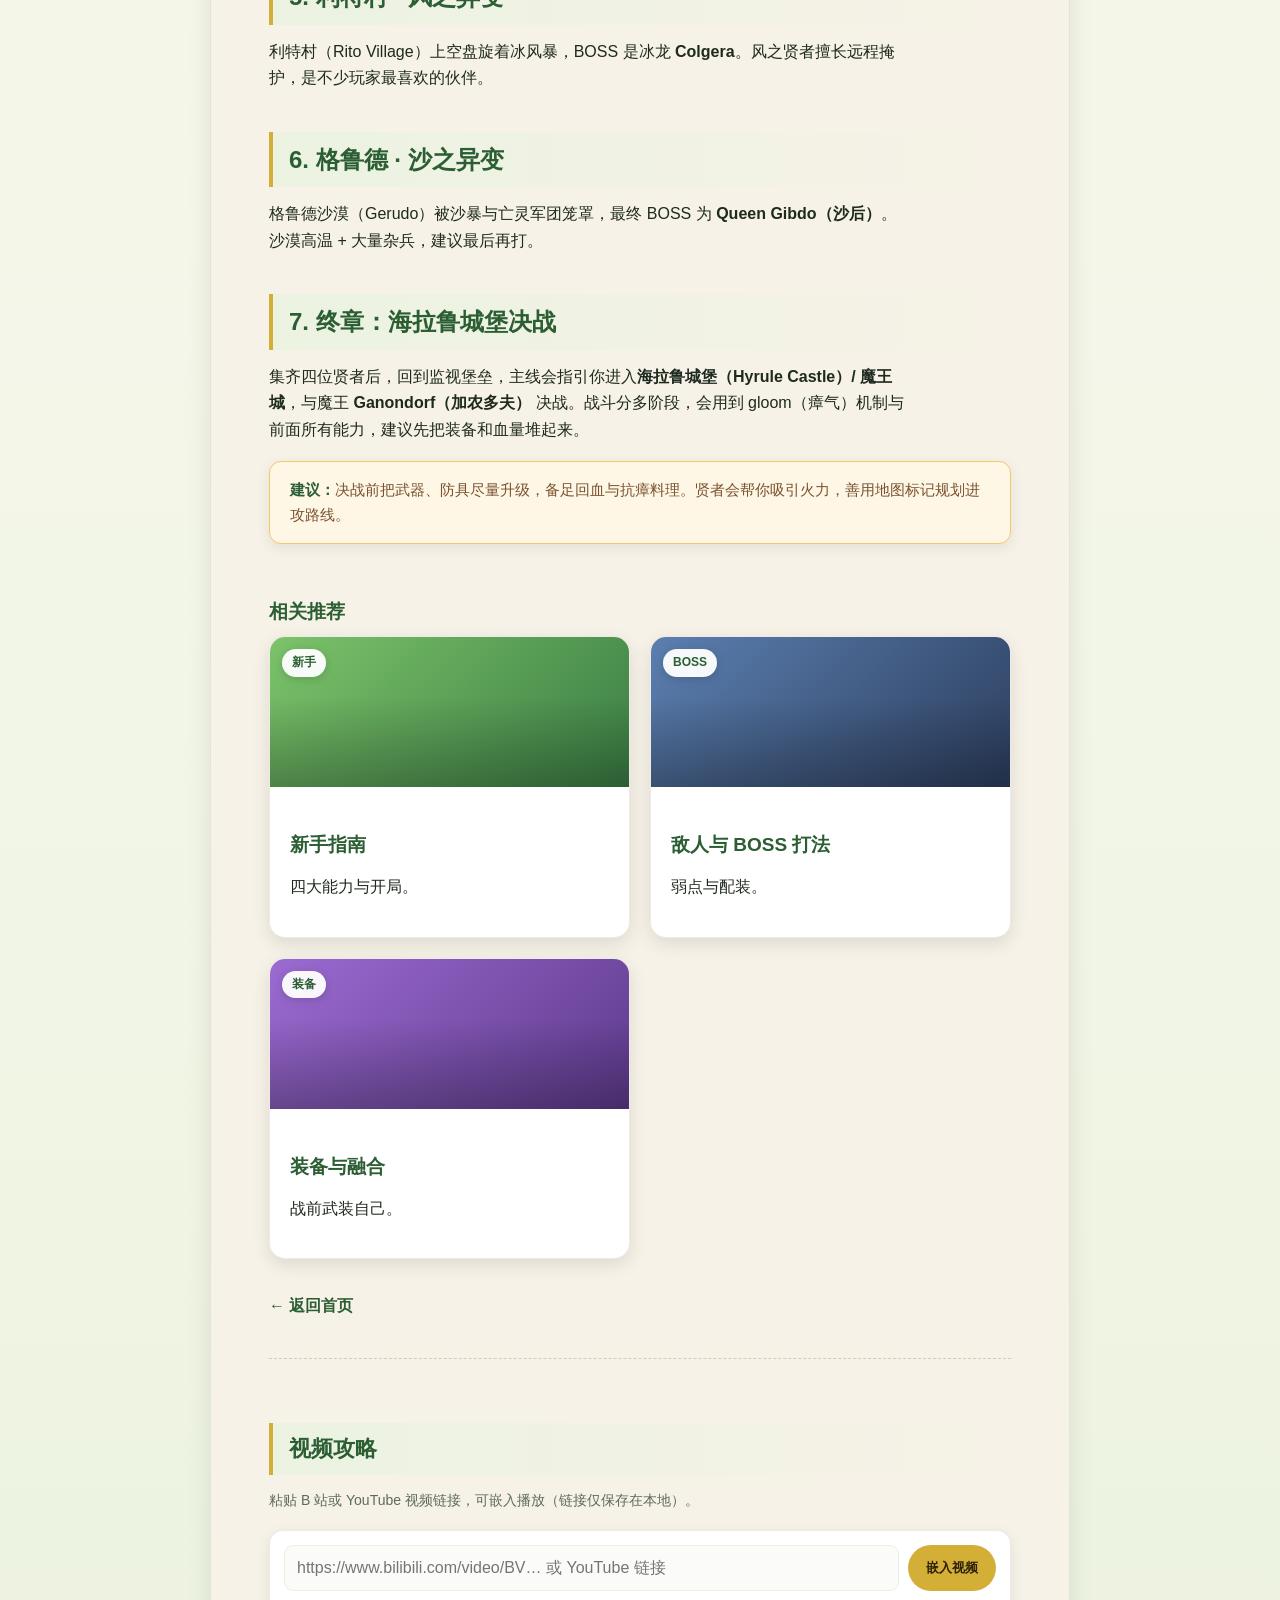
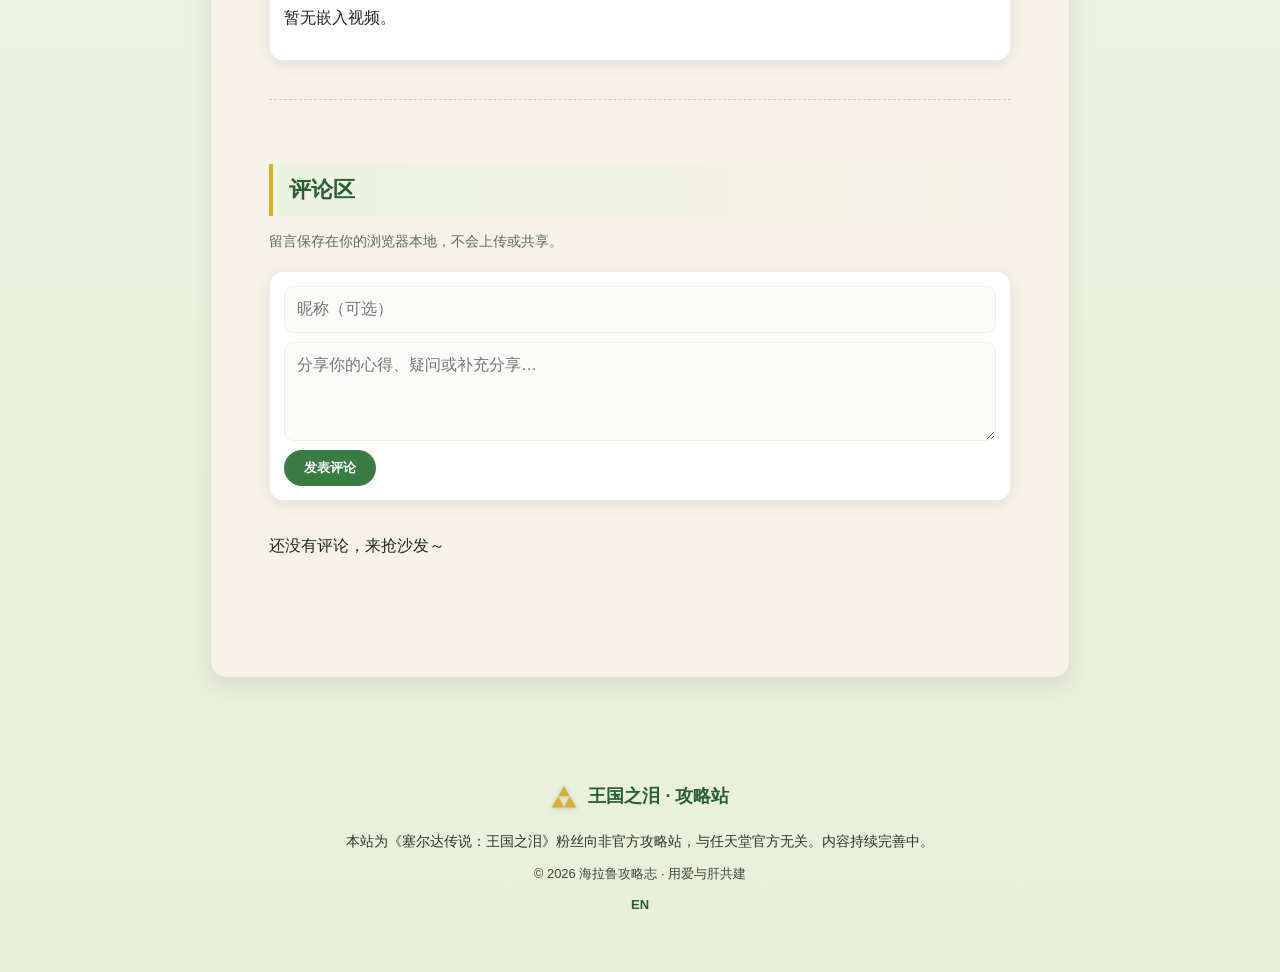
<file: main-story.html>
<!DOCTYPE html>
<html lang="zh-CN">
<head>
<meta charset="UTF-8">
<meta name="viewport" content="width=device-width, initial-scale=1.0">
<title>主线流程 | 王国之泪 · 攻略站</title>
<meta name="description" content="王国之泪主线流程：从空岛教学到四大地区异变（Regional Phenomena），直至海拉鲁城堡决战魔王 Ganondorf。">
<link rel="stylesheet" href="styles.css">
<meta name="keywords" content="王国之泪主线,流程,Regional Phenomena,四神殿,魔王城,Ganondorf,贤者,攻略顺序">
<meta property="og:type" content="article">
<meta property="og:title" content="主线流程 | 王国之泪 · 攻略站">
<meta property="og:description" content="四大地区异变与最终决战路线。">
</head>
<body>
<div id="site-header"></div>
<article class="article">
  <p class="crumb"><a href="index.html">首页</a> / 主线流程</p>
  <h1>主线流程：四大异变与魔王城</h1>
  <div class="article-meta"><span>5 大章节</span><span>阅读 12 分钟</span><span>含轻微剧透</span></div>

  <div class="toc">
    <h4>目录</h4>
    <ol>
      <li><a href="#prologue">序章：空岛与能力</a></li>
      <li><a href="#regional">主线：四大地区异变</a></li>
      <li><a href="#zora">卓拉领地 · 水</a></li>
      <li><a href="#goron">鼓隆火山 · 火</a></li>
      <li><a href="#rito">利特村 · 风</a></li>
      <li><a href="#gerudo">格鲁德 · 沙</a></li>
      <li><a href="#castle">终章：海拉鲁城堡决战</a></li>
    </ol>
  </div>

  <h2 id="prologue">1. 序章：空岛与能力</h2>
  <p>游戏开场林克在天空岛（Great Sky Island）苏醒。这里是一条精心设计的能力教学线，四座小神庙会依次解锁<b>究极手、余料建造、通天术、倒转乾坤</b>。走完后你会回落到地面，主线正式开始。</p>
  <div class="callout"><b>提示：</b>空岛神庙解谜都围绕"单一能力"设计，卡住时回想"这关想教我什么"，往往就通了。不要急着速通。</div>

  <h2 id="regional">2. 主线：四大地区异变（Regional Phenomena）</h2>
  <p>落地后到<b>监视堡垒（Lookout Landing）</b>见 Purah，她会指派你前往四个地区，解决被称为"异变"的异常现象。每解决一个地区，就能获得对应的<b>贤者</b>同行，并解锁该地区的神殿作为传送点。</p>
  <p>四个地区没有强制顺序，可按自身等级和兴趣自由推进。下面是推荐的解法顺序（由易到难）。</p>

  <h2 id="zora">3. 卓拉领地 · 水之异变</h2>
  <p>前往卓拉领地（Zora's Domain），解决水源被污染 / 异变的问题，最终与水之 BOSS <b>Mucktorok（污泥怪）</b> 战斗，获得水之贤者。水系区域对操作要求较低，适合作为第一个。</p>

  <h2 id="goron">4. 鼓隆火山 · 火之异变</h2>
  <p>鼓隆族（Goron）所在的火山地带被炽热怪异笼罩，BOSS 为 <b>Marbled Gohma（魔像蜘蛛）</b>。注意火山高温，提前准备抗热手段。</p>

  <h2 id="rito">5. 利特村 · 风之异变</h2>
  <p>利特村（Rito Village）上空盘旋着冰风暴，BOSS 是冰龙 <b>Colgera</b>。风之贤者擅长远程掩护，是不少玩家最喜欢的伙伴。</p>

  <h2 id="gerudo">6. 格鲁德 · 沙之异变</h2>
  <p>格鲁德沙漠（Gerudo）被沙暴与亡灵军团笼罩，最终 BOSS 为 <b>Queen Gibdo（沙后）</b>。沙漠高温 + 大量杂兵，建议最后再打。</p>

  <h2 id="castle">7. 终章：海拉鲁城堡决战</h2>
  <p>集齐四位贤者后，回到监视堡垒，主线会指引你进入<b>海拉鲁城堡（Hyrule Castle）/ 魔王城</b>，与魔王 <b>Ganondorf（加农多夫）</b> 决战。战斗分多阶段，会用到 gloom（瘴气）机制与前面所有能力，建议先把装备和血量堆起来。</p>
  <div class="callout"><b>建议：</b>决战前把武器、防具尽量升级，备足回血与抗瘴料理。贤者会帮你吸引火力，善用地图标记规划进攻路线。</div>

  <div class="related">
    <h3>相关推荐</h3>
    <div class="grid guide-grid">
      <a class="guide-card" href="beginner.html"><div class="guide-thumb thumb-a"><span class="guide-tag">新手</span></div><div class="guide-body"><h3>新手指南</h3><p>四大能力与开局。</p></div></a>
      <a class="guide-card" href="boss.html"><div class="guide-thumb thumb-d"><span class="guide-tag">BOSS</span></div><div class="guide-body"><h3>敌人与 BOSS 打法</h3><p>弱点与配装。</p></div></a>
      <a class="guide-card" href="equipment.html"><div class="guide-thumb thumb-c"><span class="guide-tag">装备</span></div><div class="guide-body"><h3>装备与融合</h3><p>战前武装自己。</p></div></a>
    </div>
  </div>
  <a class="back" href="index.html">← 返回首页</a>

  <div id="video-root" data-page="main-story" class="feature-block"></div>
  <div id="comments-root" data-page="main-story" class="feature-block"></div>
</article>
<div id="site-footer"></div>
<script src="common.js"></script>
</body>
</html>
</file>
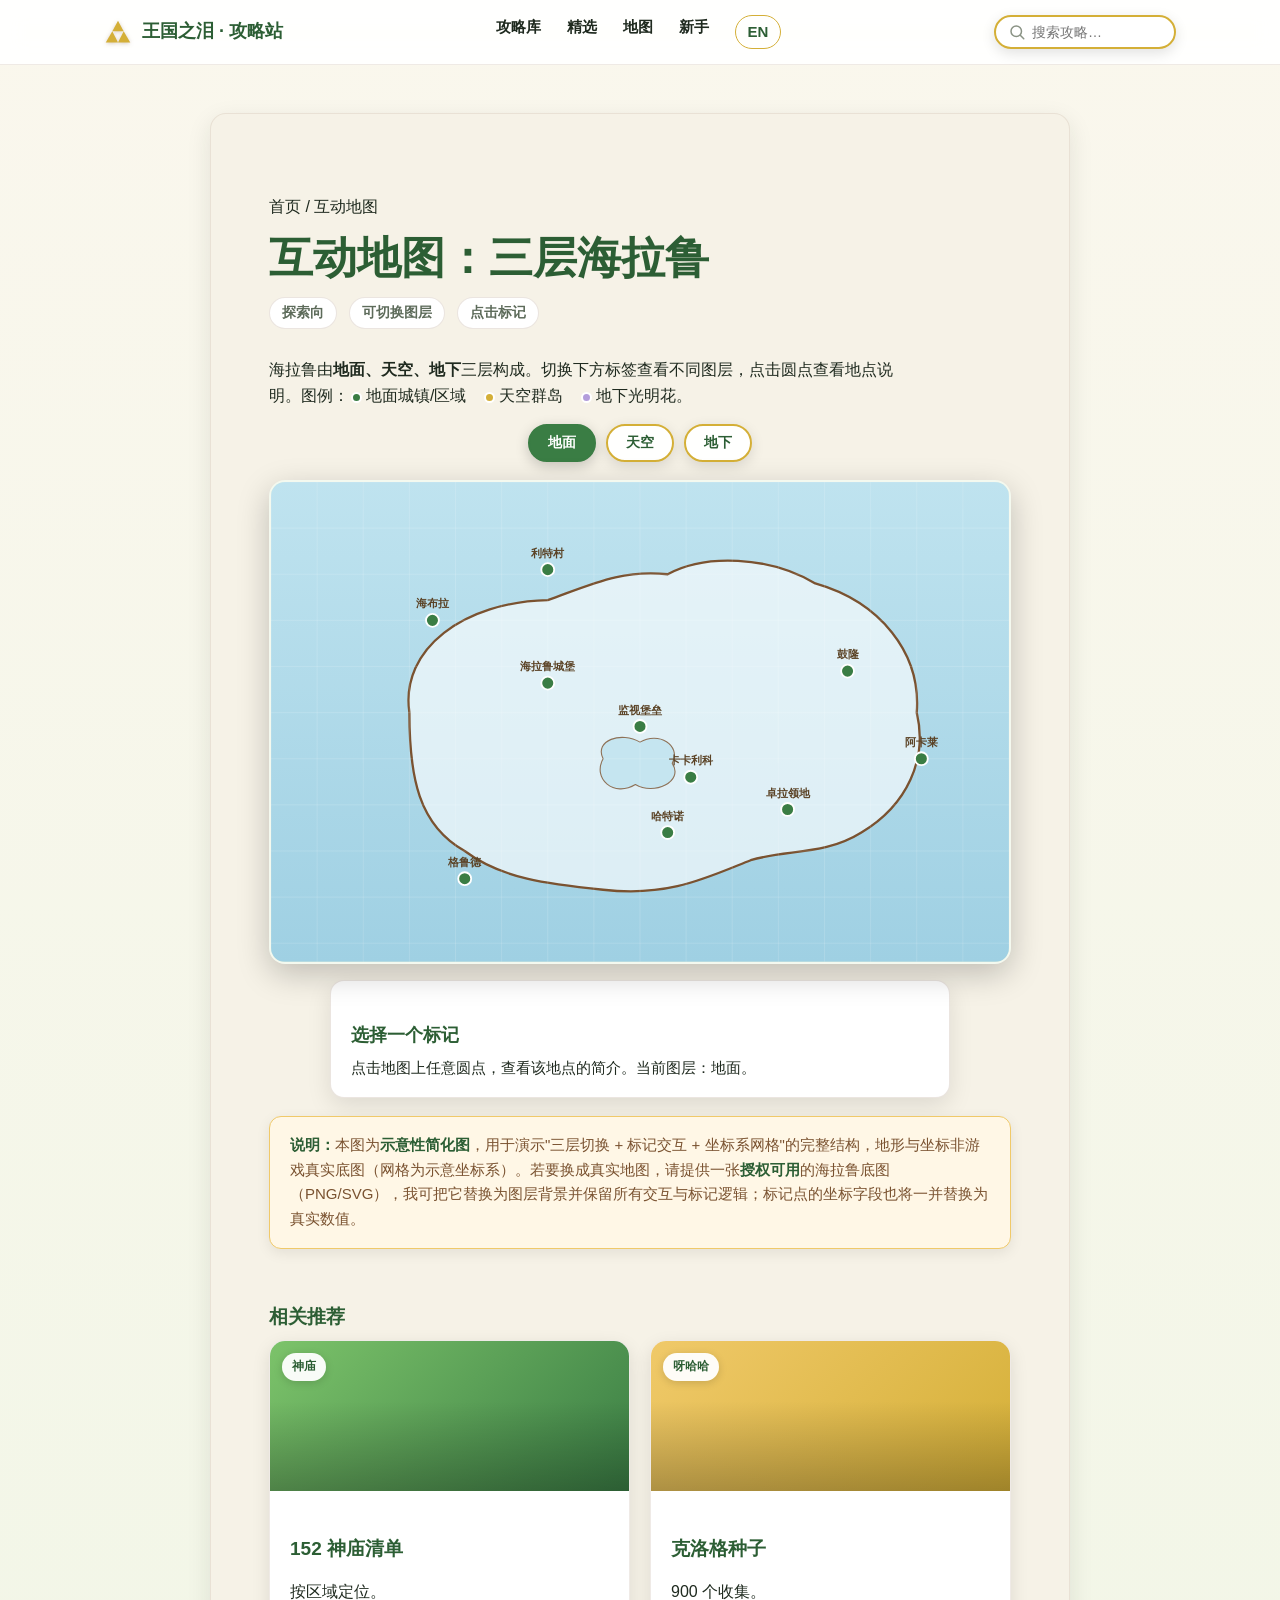
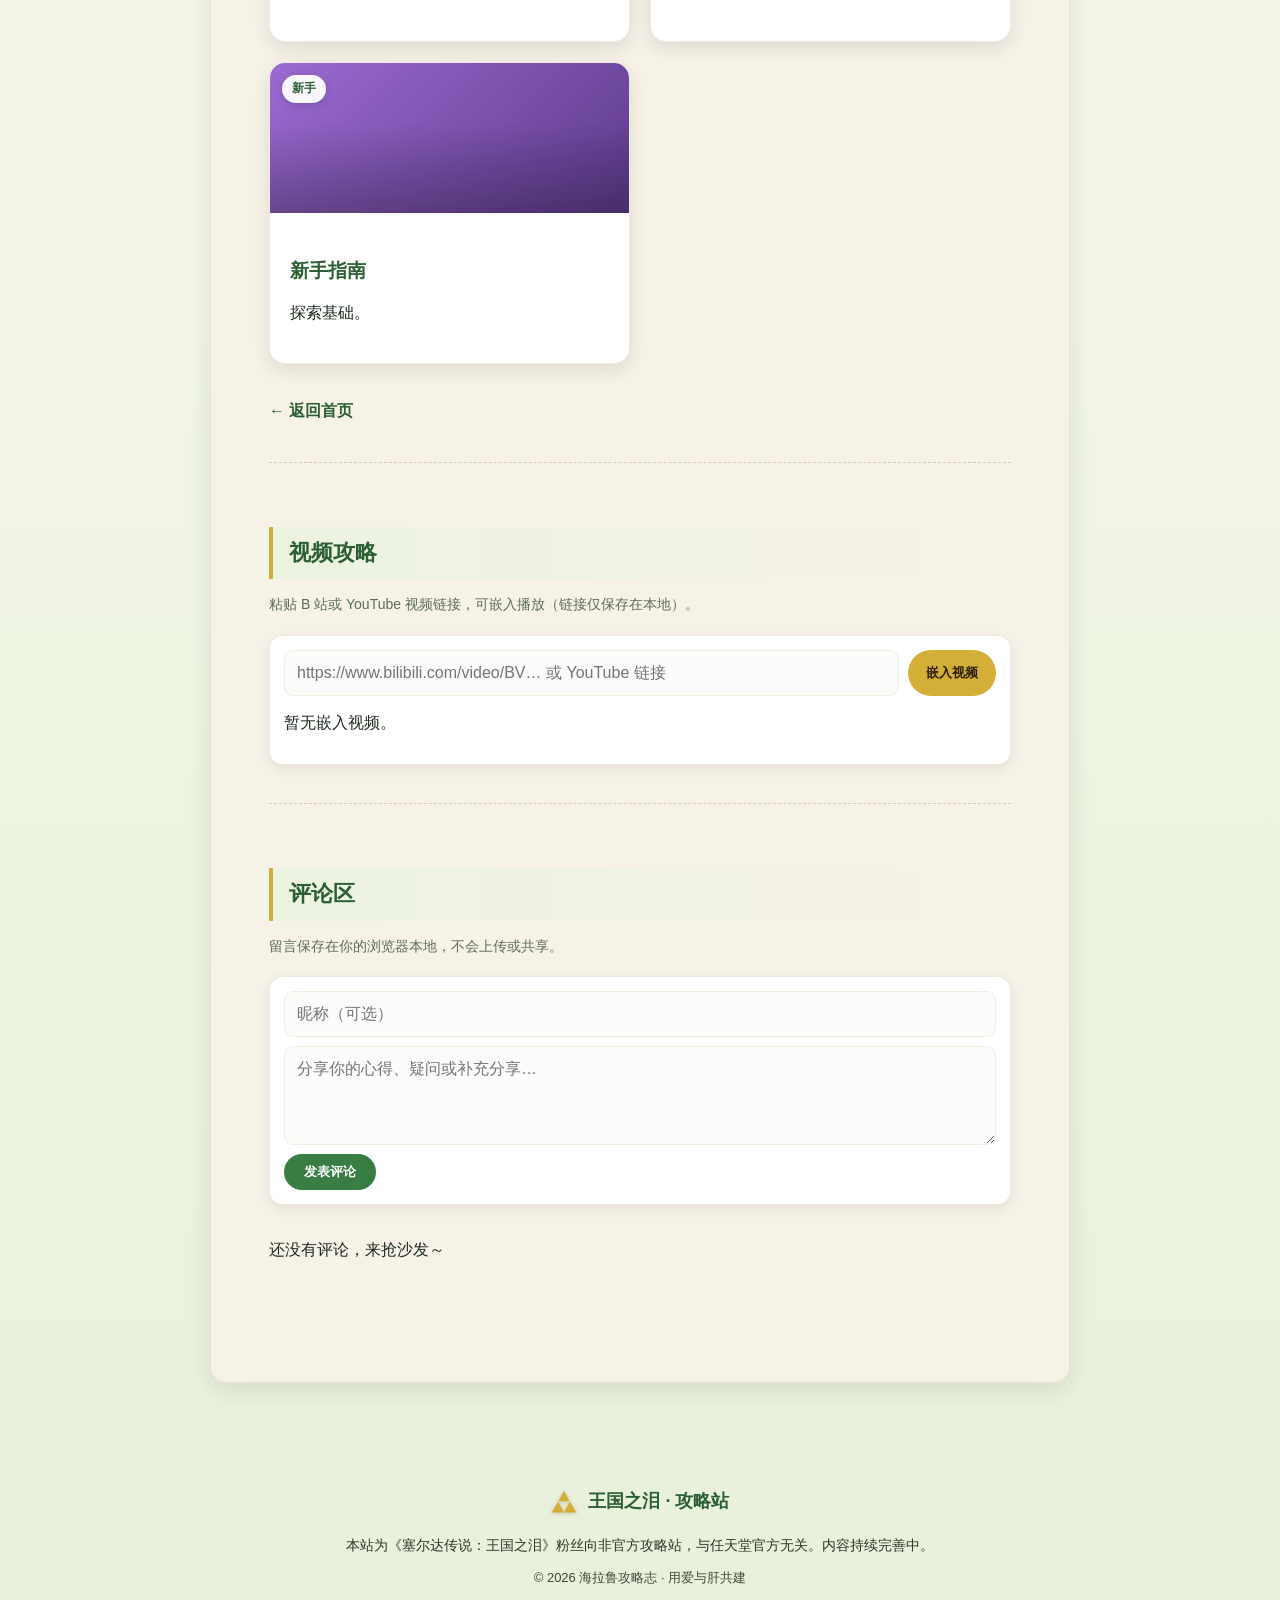
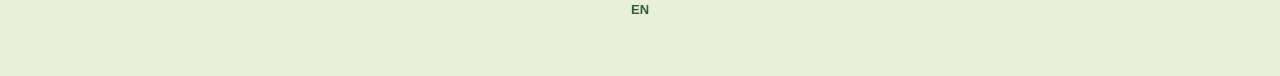
<file: map.html>
<!DOCTYPE html>
<html lang="zh-CN">
<head>
<meta charset="UTF-8">
<meta name="viewport" content="width=device-width, initial-scale=1.0">
<title>互动地图 | 王国之泪 · 攻略站</title>
<meta name="description" content="王国之泪互动地图：地面 / 天空 / 地下三层切换，标记关键地点与探索提示，可点击查看说明。">
<link rel="stylesheet" href="styles.css">
<meta name="keywords" content="王国之泪地图,互动地图,地面,天空,地下,地标,探索">
<meta property="og:type" content="article">
<meta property="og:title" content="互动地图 | 王国之泪 · 攻略站">
<meta property="og:description" content="三层海拉鲁，可切换图层与点击标记。">
</head>
<body>
<div id="site-header"></div>
<article class="article">
  <p class="crumb"><a href="index.html">首页</a> / 互动地图</p>
  <h1>互动地图：三层海拉鲁</h1>
  <div class="article-meta"><span>探索向</span><span>可切换图层</span><span>点击标记</span></div>
  <p>海拉鲁由<b>地面、天空、地下</b>三层构成。切换下方标签查看不同图层，点击圆点查看地点说明。图例：<span class="lg lg-g"></span>地面城镇/区域　<span class="lg lg-s"></span>天空群岛　<span class="lg lg-d"></span>地下光明花。</p>

  <div class="map-tabs" id="mapTabs">
    <button class="map-tab active" data-layer="ground">地面</button>
    <button class="map-tab" data-layer="sky">天空</button>
    <button class="map-tab" data-layer="depths">地下</button>
  </div>

  <div class="map-wrap">
    <div class="map-stage" id="mapStage">
      <svg id="mapSvg" viewBox="0 0 800 520" role="img" aria-label="海拉鲁地图示意">
        <defs>
          <linearGradient id="sea" x1="0" y1="0" x2="0" y2="1">
            <stop offset="0" stop-color="#bfe3ef"/><stop offset="1" stop-color="#9fd0e3"/>
          </linearGradient>
        </defs>
        <rect x="0" y="0" width="800" height="520" fill="url(#sea)"/>
        <!-- 海拉鲁大陆（示意性轮廓） -->
        <path d="M150 250 C140 180 210 130 300 128 C350 110 380 95 430 100 C470 78 540 80 590 110 C660 130 705 185 700 250 C712 300 690 350 640 380 C600 405 560 398 520 410 C470 430 430 450 360 442 C300 436 250 430 210 400 C160 372 150 320 150 250 Z"
              fill="rgba(255,255,255,.62)" stroke="#7a5230" stroke-width="2.5"/>
        <!-- 内陆湖（示意） -->
        <path d="M360 300 C350 280 380 270 400 282 C420 270 445 285 435 305 C448 325 415 340 395 328 C372 342 348 322 360 300 Z" fill="#bfe3ef" stroke="#7a5230" stroke-width="1.2" opacity=".8"/>
        <g id="g-ground"></g>
        <g id="g-sky"></g>
        <g id="g-depths"></g>
      </svg>
    </div>
    <div class="map-info" id="mapInfo">
      <h3>选择一个标记</h3>
      <p>点击地图上任意圆点，查看该地点的简介。当前图层：地面。</p>
    </div>
  </div>

  <div class="callout"><b>说明：</b>本图为<b>示意性简化图</b>，用于演示"三层切换 + 标记交互 + 坐标系网格"的完整结构，地形与坐标非游戏真实底图（网格为示意坐标系）。若要换成真实地图，请提供一张<b>授权可用</b>的海拉鲁底图（PNG/SVG），我可把它替换为图层背景并保留所有交互与标记逻辑；标记点的坐标字段也将一并替换为真实数值。</div>

  <div class="related">
    <h3>相关推荐</h3>
    <div class="grid guide-grid">
      <a class="guide-card" href="shrines.html"><div class="guide-thumb thumb-a"><span class="guide-tag">神庙</span></div><div class="guide-body"><h3>152 神庙清单</h3><p>按区域定位。</p></div></a>
      <a class="guide-card" href="koroks.html"><div class="guide-thumb thumb-b"><span class="guide-tag">呀哈哈</span></div><div class="guide-body"><h3>克洛格种子</h3><p>900 个收集。</p></div></a>
      <a class="guide-card" href="beginner.html"><div class="guide-thumb thumb-c"><span class="guide-tag">新手</span></div><div class="guide-body"><h3>新手指南</h3><p>探索基础。</p></div></a>
    </div>
  </div>
  <a class="back" href="index.html">← 返回首页</a>

  <div id="video-root" data-page="map" class="feature-block"></div>
  <div id="comments-root" data-page="map" class="feature-block"></div>
</article>
<div id="site-footer"></div>
<script>
var MARKERS = [
  {layer:'ground', x:400, y:265, short:'监视堡垒', name:'监视堡垒 Lookout Landing', desc:'主线起点，见 Purah，拿滑翔帆与各地指引，也是首个女神像所在地。'},
  {layer:'ground', x:300, y:218, short:'海拉鲁城堡', name:'海拉鲁城堡', desc:'魔王休眠之地，终章决战舞台；外围有强敌与宝箱。'},
  {layer:'ground', x:560, y:355, short:'卓拉领地', name:'卓拉领地 Zora’s Domain', desc:'水之异变区域，神殿 BOSS 为 Mucktorok。'},
  {layer:'ground', x:210, y:430, short:'格鲁德', name:'格鲁德沙漠 Gerudo', desc:'沙之异变区域，炎热且多杂兵，BOSS 为 Queen Gibdo。'},
  {layer:'ground', x:175, y:150, short:'海布拉', name:'海布拉 Hebra', desc:'西北严寒地区，需抗寒手段；利特村所在。'},
  {layer:'ground', x:300, y:95,  short:'利特村', name:'利特村 Rito Village', desc:'风之异变区域，神殿 BOSS 为冰龙 Colgera。'},
  {layer:'ground', x:625, y:205, short:'鼓隆', name:'鼓隆火山 Goron', desc:'火之异变区域，神殿 BOSS 为 Marbled Gohma。'},
  {layer:'ground', x:705, y:300, short:'阿卡莱', name:'阿卡莱 Akkala', desc:'东北区域，含破败神庙、研究所与染料资源。'},
  {layer:'ground', x:455, y:320, short:'卡卡利科', name:'卡卡利科村 Kakariko', desc:'人马族村落，有女神像与大量支线。'},
  {layer:'ground', x:430, y:380, short:'哈特诺', name:'哈特诺村 Hateno', desc:'研究所有相机与能力升级，剧情关键村。'},
  {layer:'sky', x:400, y:75,  short:'大空岛', name:'大空岛 Great Sky Island', coord:'(-0700, 1600, 1000)（教学岛示意坐标）', desc:'教学关，四大能力解锁地（Ukouh/In-isa/Gutanbac/Nachoyah）。'},
  {layer:'sky', x:250, y:60,  short:'海布拉空', name:'海布拉天空群岛', desc:'通往风之神殿，含 Rising Island Chain。'},
  {layer:'sky', x:600, y:65,  short:'格鲁德空', name:'格鲁德天空群岛', desc:'含 South Lomei Castle 迷宫与雷之神殿线索。'},
  {layer:'sky', x:560, y:140, short:'拉聂尔空', name:'拉聂尔天空群岛', desc:'水之神殿 Wellspring Island 所在。'},
  {layer:'sky', x:300, y:150, short:'中央空', name:'中央海拉鲁天空', desc:'含勇气岛试炼与多座天空神庙。'},
  {layer:'depths', x:400, y:265, short:'地下·中央', name:'地下 · 中央光明花', desc:'黑暗中靠光明花照明，对应地面监视堡垒下方。'},
  {layer:'depths', x:560, y:355, short:'地下·东南', name:'地下 · 东南', desc:'破败神庙与矿脉密集区，瘴气与资源并存。'},
  {layer:'depths', x:210, y:430, short:'地下·西南', name:'地下 · 西南', desc:'格鲁德正下方，注意回血与光源。'}
];
var colors = { ground:'#3a7d44', sky:'#d4af37', depths:'#b39ddb' };
var bg = { ground:'#e8f3dc', sky:'#cfe6f5', depths:'#221d36' };
var groups = {
  ground: document.getElementById('g-ground'),
  sky: document.getElementById('g-sky'),
  depths: document.getElementById('g-depths')
};
var info = document.getElementById('mapInfo');
var stage = document.getElementById('mapStage');
var ns = 'http://www.w3.org/2000/svg';

function showInfo(m){
  var c = m.coord ? '<p class="map-coord">坐标 ' + m.coord + '</p>' : '';
  info.innerHTML = '<h3>' + m.name + '</h3>' + c + '<p>' + m.desc + '</p>';
}
function draw(layer){
  Object.keys(groups).forEach(function(k){ groups[k].innerHTML = ''; });
  if(layer === 'ground'){
    var grid = document.createElementNS(ns, 'g');
    grid.setAttribute('class', 'map-grid');
    for(var gx = 0; gx <= 800; gx += 50){ var v = document.createElementNS(ns,'line'); v.setAttribute('x1',gx); v.setAttribute('y1',0); v.setAttribute('x2',gx); v.setAttribute('y2',520); grid.appendChild(v); }
    for(var gy = 0; gy <= 520; gy += 50){ var h = document.createElementNS(ns,'line'); h.setAttribute('x1',0); h.setAttribute('y1',gy); h.setAttribute('x2',800); h.setAttribute('y2',gy); grid.appendChild(h); }
    groups[layer].appendChild(grid);
  }
  MARKERS.filter(function(m){ return m.layer === layer; }).forEach(function(m){
    if(layer === 'ground'){
      var t = document.createElementNS(ns,'text');
      t.setAttribute('x', m.x); t.setAttribute('y', m.y - 14);
      t.setAttribute('text-anchor','middle'); t.setAttribute('fill','#5b4326');
      t.setAttribute('font-size','12'); t.setAttribute('font-weight','700'); t.textContent = m.short;
      groups[layer].appendChild(t);
    }
    var g = document.createElementNS(ns, 'g');
    g.setAttribute('class', 'map-marker');
    var c = document.createElementNS(ns, 'circle');
    c.setAttribute('cx', m.x); c.setAttribute('cy', m.y); c.setAttribute('r', 7);
    c.setAttribute('fill', colors[layer]); c.setAttribute('stroke', '#fff'); c.setAttribute('stroke-width', '2');
    g.appendChild(c);
    g.addEventListener('click', function(){ showInfo(m); });
    groups[layer].appendChild(g);
  });
}
function setLayer(layer){
  draw(layer);
  stage.style.background = bg[layer];
  document.querySelectorAll('.map-tab').forEach(function(b){
    b.classList.toggle('active', b.dataset.layer === layer);
  });
  var label = layer === 'ground' ? '地面' : layer === 'sky' ? '天空' : '地下';
  info.innerHTML = '<h3>选择一个标记</h3><p>点击地图上任意圆点，查看该地点的简介。当前图层：' + label + '。</p>';
}
document.querySelectorAll('.map-tab').forEach(function(b){
  b.addEventListener('click', function(){ setLayer(b.dataset.layer); });
});
setLayer('ground');
</script>
<script src="common.js"></script>
</body>
</html>
</file>
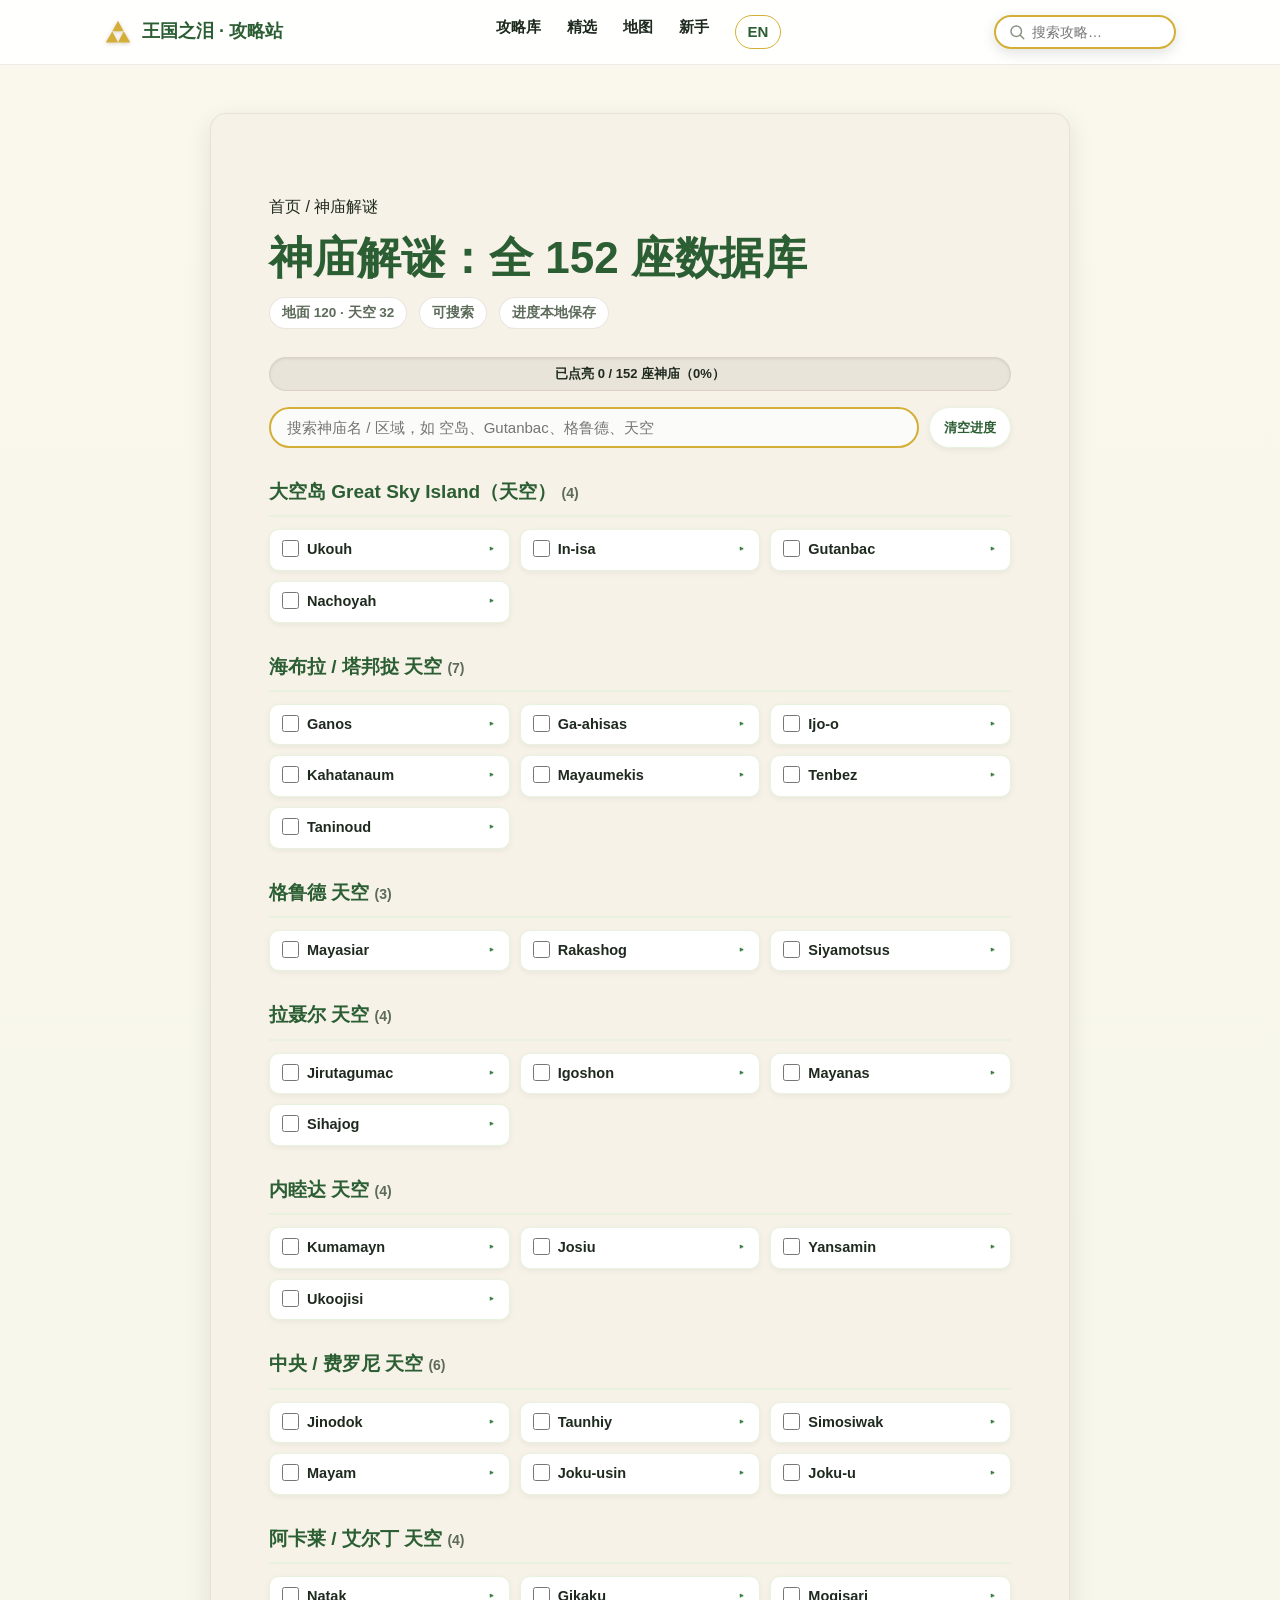
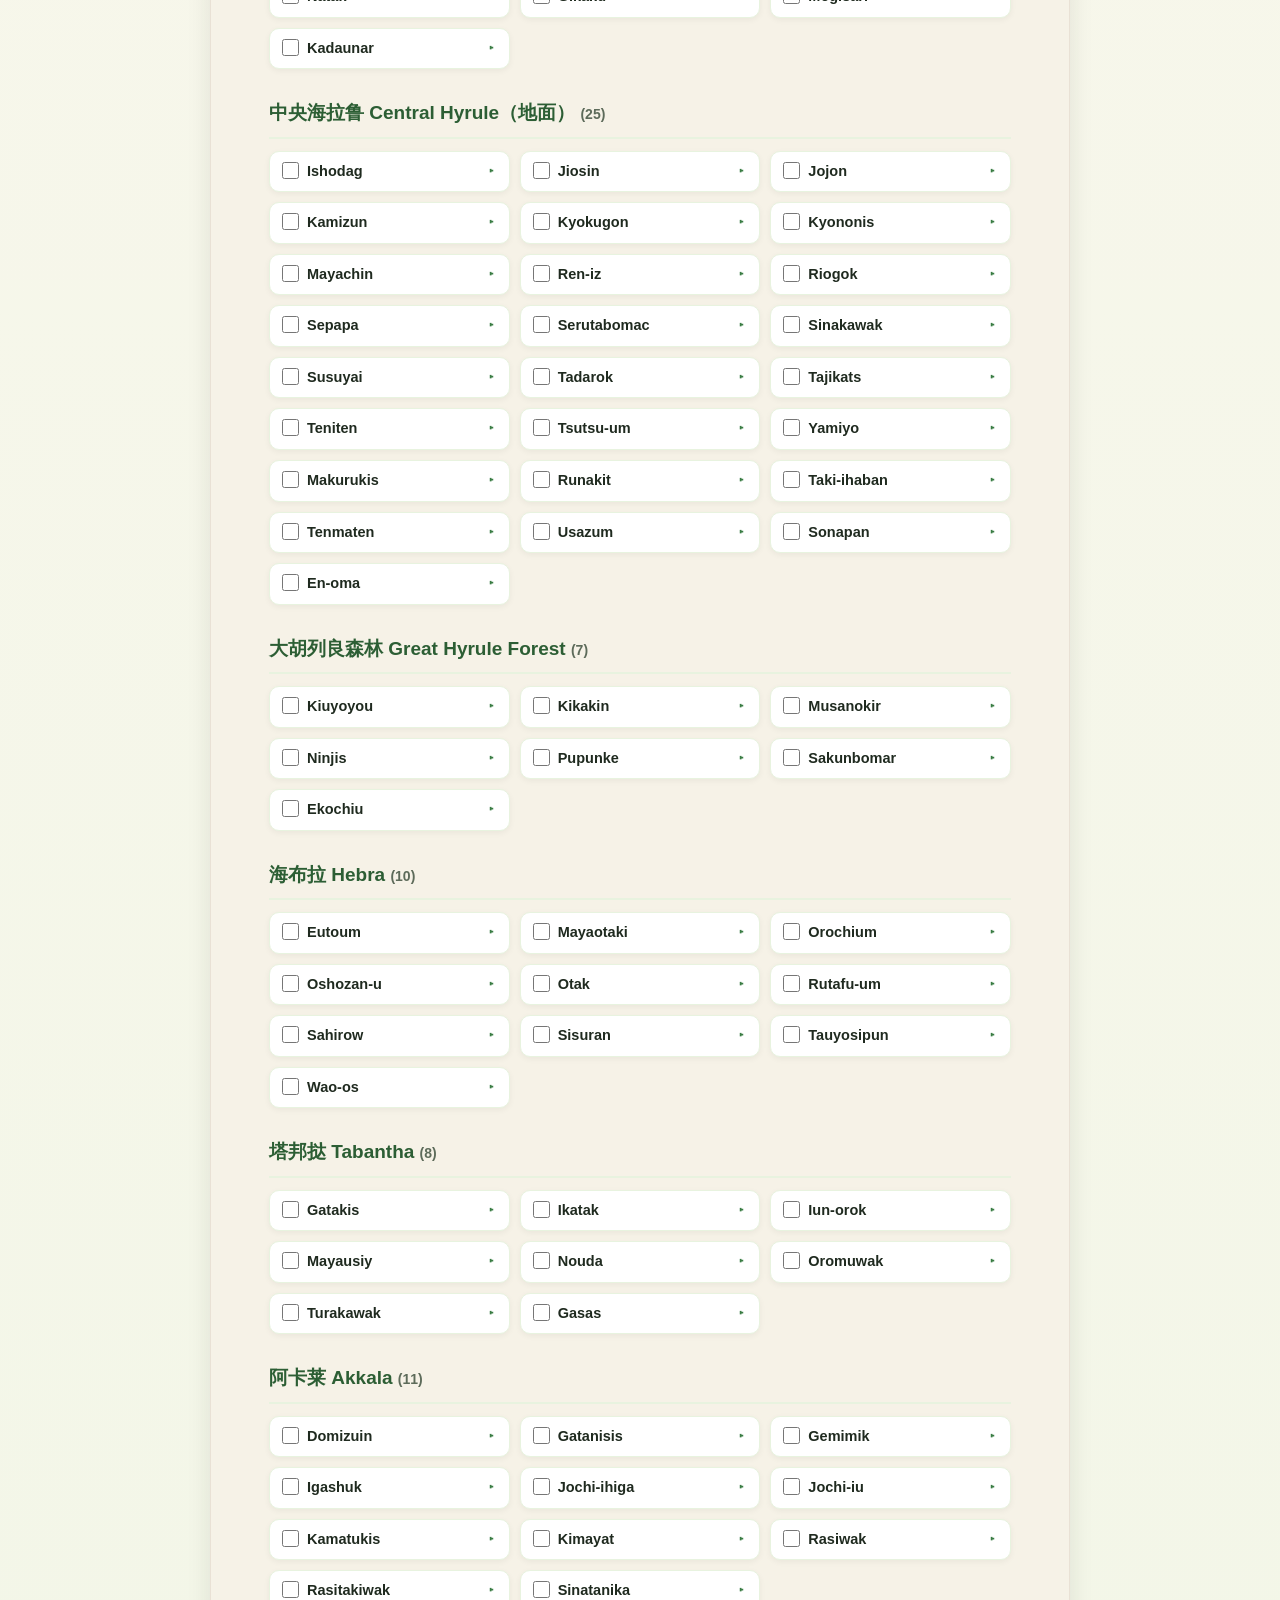
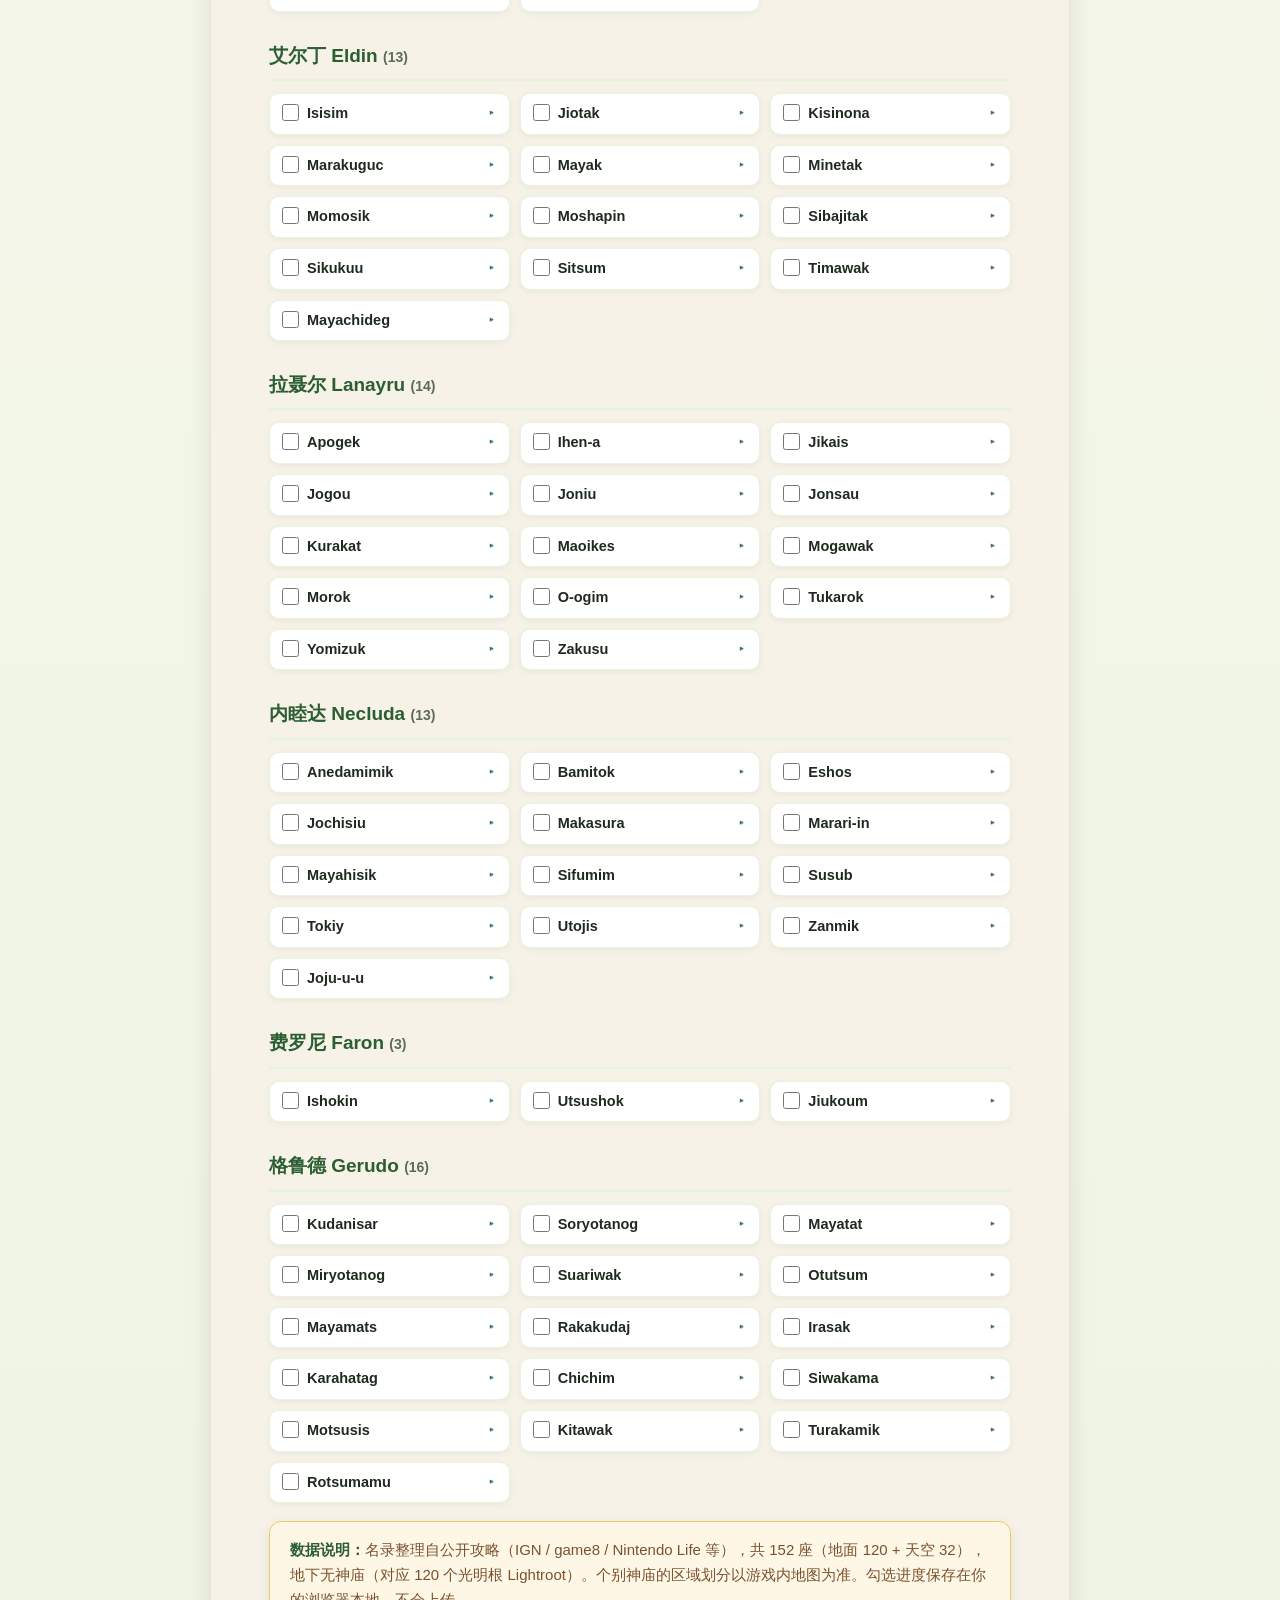
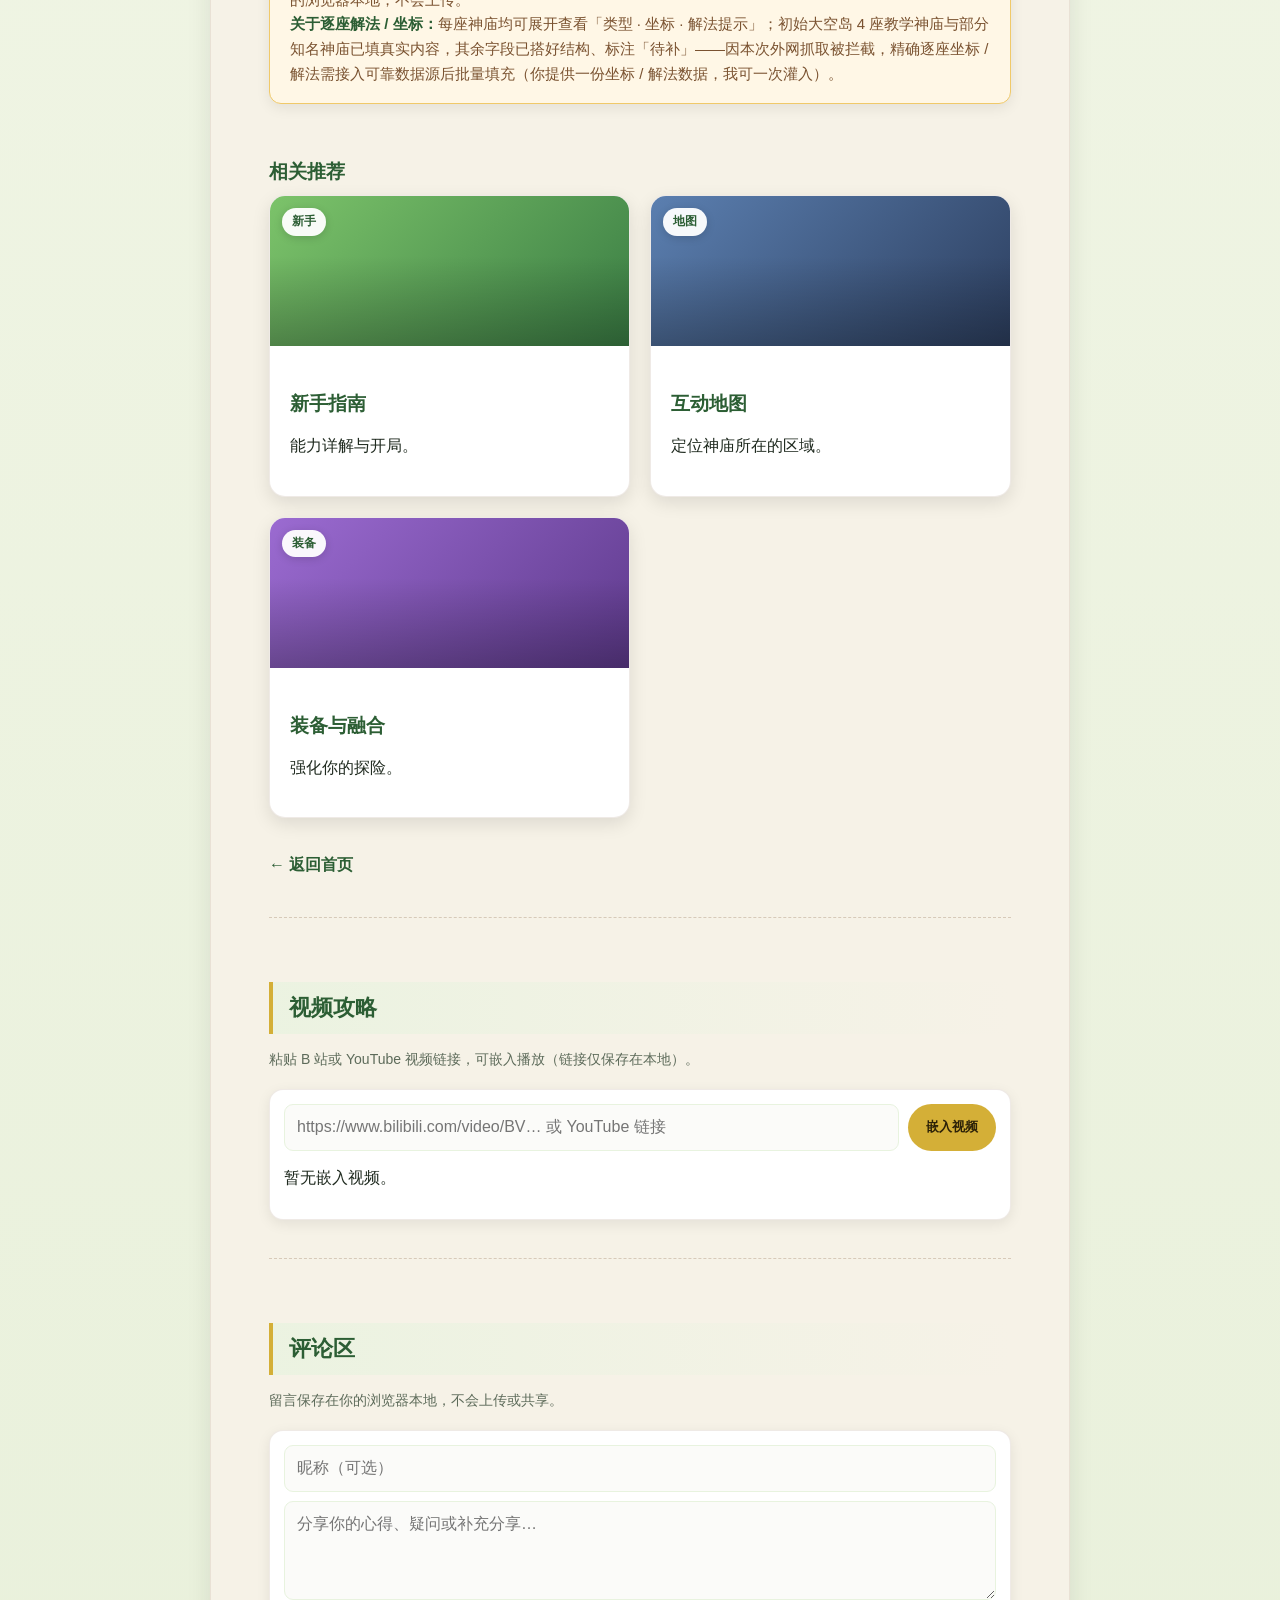
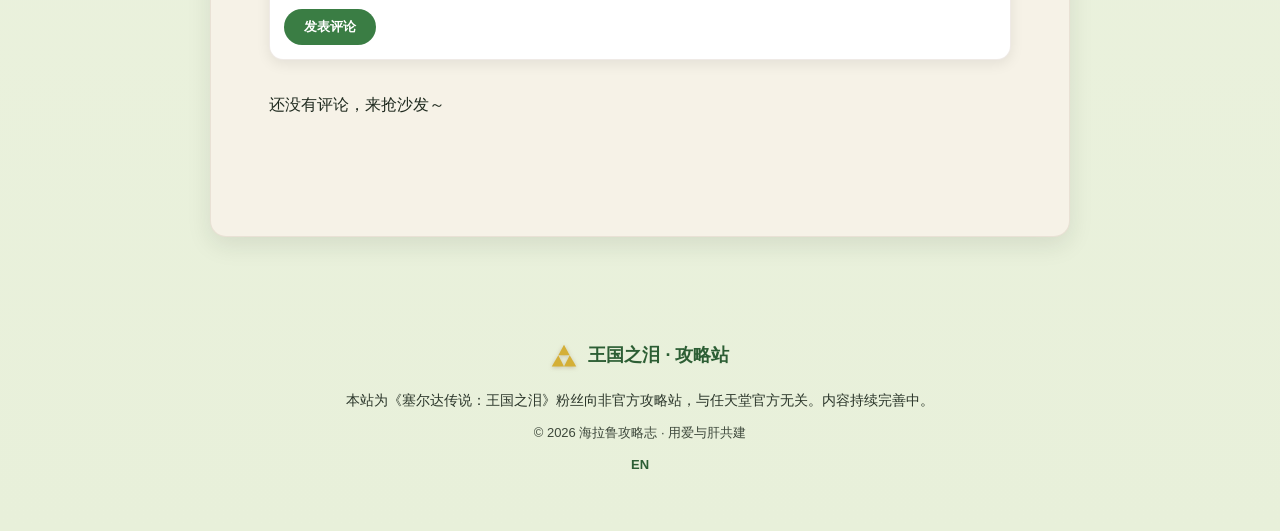
<file: shrines.html>
<!DOCTYPE html>
<html lang="zh-CN">
<head>
<meta charset="UTF-8">
<meta name="viewport" content="width=device-width, initial-scale=1.0">
<title>神庙解谜 | 王国之泪 · 攻略站</title>
<meta name="description" content="王国之泪全 152 座神庙数据库：地面 120 + 天空 32，按区域分组、可搜索、可勾选收集进度（本地保存）。">
<link rel="stylesheet" href="styles.css">
<meta name="keywords" content="王国之泪神庙,152神庙,120地面,32天空,解谜,区域分布,收集进度,攻略">
<meta property="og:type" content="article">
<meta property="og:title" content="神庙解谜：全 152 座数据库 | 王国之泪 · 攻略站">
<meta property="og:description" content="地面 120 + 天空 32，可搜索可勾选进度。">
</head>
<body>
<div id="site-header"></div>
<article class="article">
  <p class="crumb"><a href="index.html">首页</a> / 神庙解谜</p>
  <h1>神庙解谜：全 152 座数据库</h1>
  <div class="article-meta"><span>地面 120 · 天空 32</span><span>可搜索</span><span>进度本地保存</span></div>

  <div class="progress-bar" id="progressBar">
    <div class="progress-fill" id="progressFill"></div>
    <span class="progress-text" id="progressText">已点亮 0 / 152 座神庙</span>
  </div>

  <div class="shrine-bar">
    <input id="shrineSearch" type="search" placeholder="搜索神庙名 / 区域，如 空岛、Gutanbac、格鲁德、天空" aria-label="搜索神庙">
    <button id="resetProgress" class="ghost-btn" type="button">清空进度</button>
  </div>

  <div id="shrineList"></div>

  <div class="callout"><b>数据说明：</b>名录整理自公开攻略（IGN / game8 / Nintendo Life 等），共 152 座（地面 120 + 天空 32），地下无神庙（对应 120 个光明根 Lightroot）。个别神庙的区域划分以游戏内地图为准。勾选进度保存在你的浏览器本地，不会上传。<br><b>关于逐座解法 / 坐标：</b>每座神庙均可展开查看「类型 · 坐标 · 解法提示」；初始大空岛 4 座教学神庙与部分知名神庙已填真实内容，其余字段已搭好结构、标注「待补」——因本次外网抓取被拦截，精确逐座坐标 / 解法需接入可靠数据源后批量填充（你提供一份坐标 / 解法数据，我可一次灌入）。</div>

  <div class="related">
    <h3>相关推荐</h3>
    <div class="grid guide-grid">
      <a class="guide-card" href="beginner.html"><div class="guide-thumb thumb-a"><span class="guide-tag">新手</span></div><div class="guide-body"><h3>新手指南</h3><p>能力详解与开局。</p></div></a>
      <a class="guide-card" href="map.html"><div class="guide-thumb thumb-d"><span class="guide-tag">地图</span></div><div class="guide-body"><h3>互动地图</h3><p>定位神庙所在的区域。</p></div></a>
      <a class="guide-card" href="equipment.html"><div class="guide-thumb thumb-c"><span class="guide-tag">装备</span></div><div class="guide-body"><h3>装备与融合</h3><p>强化你的探险。</p></div></a>
    </div>
  </div>
  <a class="back" href="index.html">← 返回首页</a>

  <div id="video-root" data-page="shrines" class="feature-block"></div>
  <div id="comments-root" data-page="shrines" class="feature-block"></div>
</article>
<div id="site-footer"></div>
<script>
var REGIONS = [
  { name:'大空岛 Great Sky Island（天空）', shrines:['Ukouh Shrine','In-isa Shrine','Gutanbac Shrine','Nachoyah Shrine'] },
  { name:'海布拉 / 塔邦挞 天空', shrines:['Ganos Shrine','Ga-ahisas Shrine','Ijo-o Shrine','Kahatanaum Shrine','Mayaumekis Shrine','Tenbez Shrine','Taninoud Shrine'] },
  { name:'格鲁德 天空', shrines:['Mayasiar Shrine','Rakashog Shrine','Siyamotsus Shrine'] },
  { name:'拉聂尔 天空', shrines:['Jirutagumac Shrine','Igoshon Shrine','Mayanas Shrine','Sihajog Shrine'] },
  { name:'内睦达 天空', shrines:['Kumamayn Shrine','Josiu Shrine','Yansamin Shrine','Ukoojisi Shrine'] },
  { name:'中央 / 费罗尼 天空', shrines:['Jinodok Shrine','Taunhiy Shrine','Simosiwak Shrine','Mayam Shrine','Joku-usin Shrine','Joku-u Shrine'] },
  { name:'阿卡莱 / 艾尔丁 天空', shrines:['Natak Shrine','Gikaku Shrine','Mogisari Shrine','Kadaunar Shrine'] },

  { name:'中央海拉鲁 Central Hyrule（地面）', shrines:['Ishodag Shrine','Jiosin Shrine','Jojon Shrine','Kamizun Shrine','Kyokugon Shrine','Kyononis Shrine','Mayachin Shrine','Ren-iz Shrine','Riogok Shrine','Sepapa Shrine','Serutabomac Shrine','Sinakawak Shrine','Susuyai Shrine','Tadarok Shrine','Tajikats Shrine','Teniten Shrine','Tsutsu-um Shrine','Yamiyo Shrine','Makurukis Shrine','Runakit Shrine','Taki-ihaban Shrine','Tenmaten Shrine','Usazum Shrine','Sonapan Shrine','En-oma Shrine'] },
  { name:'大胡列良森林 Great Hyrule Forest', shrines:['Kiuyoyou Shrine','Kikakin Shrine','Musanokir Shrine','Ninjis Shrine','Pupunke Shrine','Sakunbomar Shrine','Ekochiu Shrine'] },
  { name:'海布拉 Hebra', shrines:['Eutoum Shrine','Mayaotaki Shrine','Orochium Shrine','Oshozan-u Shrine','Otak Shrine','Rutafu-um Shrine','Sahirow Shrine','Sisuran Shrine','Tauyosipun Shrine','Wao-os Shrine'] },
  { name:'塔邦挞 Tabantha', shrines:['Gatakis Shrine','Ikatak Shrine','Iun-orok Shrine','Mayausiy Shrine','Nouda Shrine','Oromuwak Shrine','Turakawak Shrine','Gasas Shrine'] },
  { name:'阿卡莱 Akkala', shrines:['Domizuin Shrine','Gatanisis Shrine','Gemimik Shrine','Igashuk Shrine','Jochi-ihiga Shrine','Jochi-iu Shrine','Kamatukis Shrine','Kimayat Shrine','Rasiwak Shrine','Rasitakiwak Shrine','Sinatanika Shrine'] },
  { name:'艾尔丁 Eldin', shrines:['Isisim Shrine','Jiotak Shrine','Kisinona Shrine','Marakuguc Shrine','Mayak Shrine','Minetak Shrine','Momosik Shrine','Moshapin Shrine','Sibajitak Shrine','Sikukuu Shrine','Sitsum Shrine','Timawak Shrine','Mayachideg Shrine'] },
  { name:'拉聂尔 Lanayru', shrines:['Apogek Shrine','Ihen-a Shrine','Jikais Shrine','Jogou Shrine','Joniu Shrine','Jonsau Shrine','Kurakat Shrine','Maoikes Shrine','Mogawak Shrine','Morok Shrine','O-ogim Shrine','Tukarok Shrine','Yomizuk Shrine','Zakusu Shrine'] },
  { name:'内睦达 Necluda', shrines:['Anedamimik Shrine','Bamitok Shrine','Eshos Shrine','Jochisiu Shrine','Makasura Shrine','Marari-in Shrine','Mayahisik Shrine','Sifumim Shrine','Susub Shrine','Tokiy Shrine','Utojis Shrine','Zanmik Shrine','Joju-u-u Shrine'] },
  { name:'费罗尼 Faron', shrines:['Ishokin Shrine','Utsushok Shrine','Jiukoum Shrine'] },
  { name:'格鲁德 Gerudo', shrines:['Kudanisar Shrine','Soryotanog Shrine','Mayatat Shrine','Miryotanog Shrine','Suariwak Shrine','Otutsum Shrine','Mayamats Shrine','Rakakudaj Shrine','Irasak Shrine','Karahatag Shrine','Chichim Shrine','Siwakama Shrine','Motsusis Shrine','Kitawak Shrine','Turakamik Shrine','Rotsumamu Shrine'] }
];

var SHRINE_INFO = {
  'Ukouh Shrine':    { type:'教学·拼合', coord:'(-0840, 1860, 0870)（教学岛示意坐标）', hint:'用「究极手」把断裂的木板拼成桥，再搭台阶登顶取得祝福之光。' },
  'In-isa Shrine':   { type:'教学·通天术', coord:'(-0910, 1670, 0990)（教学岛示意坐标）', hint:'站到平台下方，用「通天术」直达顶部出口。' },
  'Gutanbac Shrine': { type:'教学·余料建造', coord:'(-0720, 1550, 1090)（教学岛示意坐标）', hint:'给木棍接上石板做成槌子，砸开挡路的机关方块。' },
  'Nachoyah Shrine': { type:'教学·倒转乾坤', coord:'(-0580, 1380, 1200)（教学岛示意坐标）', hint:'用「倒转乾坤」让滚落的球倒流回到机关触发通路（终章前试炼）。' },
  'Tsutsu-um Shrine':{ type:'劳鲁的祝福', coord:'待补', hint:'入口即终点，直接取得祝福之光、无需解谜（典型 Blessing 型神庙）。' }
};
function infoOf(name){ return SHRINE_INFO[name] || {}; }

var ALL = [];
REGIONS.forEach(function(r){ r.shrines.forEach(function(n){ ALL.push(n); }); });
var TOTAL = ALL.length; // 152
var STORE_KEY = 'totk_shrines_progress';
var doneSet = {};
try { doneSet = JSON.parse(localStorage.getItem(STORE_KEY) || '{}') || {}; } catch(e){ doneSet = {}; }

var listEl = document.getElementById('shrineList');
var searchEl = document.getElementById('shrineSearch');
var fillEl = document.getElementById('progressFill');
var textEl = document.getElementById('progressText');

function save(){ try { localStorage.setItem(STORE_KEY, JSON.stringify(doneSet)); } catch(e){} }
function updateProgress(){
  var n = 0; ALL.forEach(function(s){ if(doneSet[s]) n++; });
  var pct = TOTAL ? Math.round(n / TOTAL * 100) : 0;
  fillEl.style.width = pct + '%';
  textEl.textContent = '已点亮 ' + n + ' / ' + TOTAL + ' 座神庙（' + pct + '%）';
}

function render(q){
  q = (q||'').trim().toLowerCase();
  var html = '';
  REGIONS.forEach(function(r){
    var items = r.shrines.filter(function(s){ return !q || (s + ' ' + r.name).toLowerCase().indexOf(q) !== -1; });
    if(!items.length) return;
    html += '<div class="shrine-region"><h3>' + r.name + ' <span class="cnt">(' + r.shrines.length + ')</span></h3>';
    html += '<div class="shrine-grid">';
    items.forEach(function(s){
      var on = doneSet[s] ? ' on' : '';
      var inf = infoOf(s);
      var type = inf.type || '<span class="pending">待补</span>';
      var coord = inf.coord || '<span class="pending">待补</span>';
      var hint = inf.hint || '<span class="pending">解法提示待补，建议配合视频攻略</span>';
      html += '<div class="shrine-item' + on + '">'
            + '<input type="checkbox" data-name="' + s + '"' + (doneSet[s] ? ' checked' : '') + '>'
            + '<span class="nm" data-toggle>' + s.replace(' Shrine','') + '</span>'
            + '<button class="shrine-toggle" type="button" aria-label="展开解法">▸</button>'
            + '<div class="shrine-detail">'
            + '<span class="tag">类型</span> ' + type + '<br>'
            + '<span class="tag">坐标</span> ' + coord + '<br>'
            + '<span class="tag">解法</span> ' + hint
            + '</div>'
            + '</div>';
    });
    html += '</div></div>';
  });
  listEl.innerHTML = html || '<p class="shrine-stats">没有匹配的神庙。</p>';
}

listEl.addEventListener('change', function(e){
  var cb = e.target;
  if(cb && cb.dataset && cb.dataset.name){
    if(cb.checked) doneSet[cb.dataset.name] = 1; else delete doneSet[cb.dataset.name];
    save(); updateProgress();
    var lab = cb.closest('.shrine-item'); if(lab) lab.classList.toggle('on', cb.checked);
  }
});
listEl.addEventListener('click', function(e){
  var t = e.target;
  if(t && (t.hasAttribute('data-toggle') || t.classList.contains('shrine-toggle'))){
    var lab = t.closest('.shrine-item');
    if(lab){ e.preventDefault(); lab.classList.toggle('expanded'); }
  }
});
searchEl.addEventListener('input', function(){ render(searchEl.value); });
document.getElementById('resetProgress').addEventListener('click', function(){
  if(confirm('确定清空神庙收集进度？')){ doneSet = {}; save(); updateProgress(); render(searchEl.value); }
});

render('');
updateProgress();
</script>
<script src="common.js"></script>
</body>
</html>
</file>
<file: styles.css>
/* ===== 主题变量 ===== */
/* 海拉鲁浅色主题：奶油绿渐变底 + 原创主角剪影 + Triforce 品牌（含 hover 微光动画） */
:root{
  --green:#3a7d44;
  --green-dark:#2c5e34;
  --green-soft:#e8f3df;
  --gold:#d4af37;
  --gold-light:#f0c969;
  --brown:#7a5230;
  --cream:#f6f2e7;
  --ink:#1f2a1f;
  --muted:#5d6b5a;
  --stone:#8a9385;
  --card-bg:#ffffff;
  --shadow:0 8px 24px rgba(31,42,31,.10);
  --radius:16px;
  --maxw:1120px;
}

*{box-sizing:border-box;margin:0;padding:0}
html{scroll-behavior:smooth;background:#faf7ed}
body{
  font-family:"PingFang SC","Microsoft YaHei","Helvetica Neue",Arial,sans-serif;
  color:var(--ink);
  background:linear-gradient(180deg,#faf7ed 0%,#f2f6e7 55%,#e8f0da 100%);
  line-height:1.65;
  -webkit-font-smoothing:antialiased;
}
a{color:inherit;text-decoration:none}
img,svg{display:block}

/* ===== 导航 ===== */
.nav{
  position:sticky;top:0;z-index:50;
  background:rgba(255,255,255,.92);
  backdrop-filter:saturate(160%) blur(12px);
  border-bottom:1px solid rgba(122,82,48,.12);
}
.nav-inner{
  max-width:var(--maxw);margin:0 auto;
  display:flex;align-items:center;justify-content:space-between;
  padding:14px 24px;min-height:64px;
}
.brand{display:flex;align-items:center;gap:10px;font-weight:800;color:var(--green-dark);font-size:18px}
.brand-mark{color:var(--gold);transition:filter .35s ease,transform .35s ease;filter:drop-shadow(0 1px 2px rgba(122,82,48,.3))}
.brand:hover .brand-mark,.brand-mark:hover{cursor:pointer;transform:scale(1.1);animation:triforceGlow 1.5s ease-in-out infinite}
@keyframes triforceGlow{
  0%,100%{filter:drop-shadow(0 0 3px rgba(212,175,55,.55)) drop-shadow(0 0 10px rgba(212,175,55,.3))}
  50%{filter:drop-shadow(0 0 7px rgba(212,175,55,.9)) drop-shadow(0 0 20px rgba(212,175,55,.55))}
}
@media (prefers-reduced-motion:reduce){
  .brand:hover .brand-mark,.brand-mark:hover{animation:none;transform:none;filter:drop-shadow(0 1px 2px rgba(122,82,48,.3)) drop-shadow(0 0 8px rgba(212,175,55,.65))}
}
.nav-links{display:flex;gap:26px}
.nav-links a{color:var(--ink);font-weight:600;font-size:15px;transition:color .2s}
.nav-links a:hover{color:var(--green)}
.nav-links .lang-switch{color:var(--green-dark);border-color:var(--gold);padding:4px 12px !important;margin-left:0}
.nav-links .lang-switch:hover{color:#fff;background:var(--green)}
.nav-toggle{display:none;background:none;border:none;color:var(--green-dark);cursor:pointer}

/* 详情页导航内的搜索框 */
.nav-search{display:flex;align-items:center;gap:6px;background:rgba(255,255,255,.96);border:2px solid var(--gold);border-radius:999px;padding:6px 12px;box-shadow:0 4px 14px rgba(0,0,0,.12)}
.nav-search svg{color:var(--stone);flex:none}
.nav-search input{border:none;outline:none;width:130px;font-size:14px;background:transparent;color:var(--ink)}
@media (max-width:720px){ .nav-search{display:none} }

/* ===== Hero ===== */
.hero{
  position:relative;overflow:hidden;
  background:linear-gradient(180deg,var(--cream) 0%,#f2f6e7 62%,#e6efd8 100%);
  padding:120px 20px 96px;text-align:center;
}
.hero-hills{position:absolute;bottom:0;left:0;width:100%;height:auto;z-index:0;pointer-events:none}
.hero-figure{position:absolute;right:7%;bottom:0;height:min(64vh,500px);z-index:1;opacity:.92;pointer-events:none;filter:drop-shadow(0 16px 34px rgba(31,42,31,.2))}
@media (max-width:980px){.hero-figure{display:none}}
.hero-content{position:relative;max-width:760px;margin:0 auto;z-index:2}
.hero-kicker{letter-spacing:.24em;font-size:12px;font-weight:800;color:var(--brown);margin-bottom:32px}
.hero h1{
  font-size:clamp(64px,7vw,94px);line-height:1;font-weight:900;
  color:var(--green-dark);
}
.hero-sub{margin:24px 0 56px;font-size:clamp(15px,2.4vw,20px);color:var(--muted);font-weight:500}

.search{
  display:flex;align-items:center;gap:10px;
  background:#fff;border:2px solid var(--gold);
  border-radius:999px;padding:12px 24px;max-width:520px;margin:0 auto;
  box-shadow:0 12px 32px rgba(31,42,31,.14);transition:border-color .2s,box-shadow .2s;
}
.search:focus-within{border-color:var(--green);box-shadow:0 14px 36px rgba(31,42,31,.18)}
.search svg{color:var(--stone);flex:none}
.search input{border:none;outline:none;flex:1;font-size:16px;background:transparent;color:var(--ink)}

.hero-stats{display:flex;justify-content:center;gap:clamp(20px,6vw,56px);margin-top:98px;flex-wrap:wrap}
.stat{display:flex;flex-direction:column;align-items:center}
.stat b{font-size:clamp(52px,5vw,64px);color:var(--green-dark);font-weight:900;line-height:1}
.stat span{font-size:13px;color:var(--muted);margin-top:4px}

/* ===== 通用 section ===== */
.section{max-width:var(--maxw);margin:48px auto;padding:72px 50px;background:var(--cream);border-radius:var(--radius);box-shadow:var(--shadow);border:1px solid rgba(122,82,48,.1)}
.section-alt{background:var(--green-soft);max-width:none;border-radius:0;margin:48px 0;border-top:1px solid rgba(58,125,68,.14);border-bottom:1px solid rgba(58,125,68,.14)}
.section-alt>*{max-width:var(--maxw);margin-left:auto;margin-right:auto}
.section-head{margin-bottom:42px}
.section-head h2{font-size:clamp(30px,4vw,40px);color:var(--green-dark);font-weight:900}
.section-head p{color:var(--muted);margin-top:10px;max-width:720px;font-size:16px}

/* ===== 分类网格 ===== */
.grid{display:grid;gap:20px;grid-template-columns:repeat(auto-fill,minmax(240px,1fr))}
.card{
  background:var(--card-bg);border-radius:var(--radius);padding:24px 22px;
  border:1px solid rgba(122,82,48,.12);box-shadow:0 6px 18px rgba(0,0,0,.1);
  display:flex;flex-direction:column;gap:10px;position:relative;
  transition:transform .18s ease,box-shadow .18s ease,border-color .18s;
  overflow:hidden;
}
.card:hover{transform:translateY(-5px);box-shadow:0 16px 34px rgba(0,0,0,.2);border-color:var(--gold)}
.card::before{content:"";position:absolute;top:0;left:0;right:0;height:3px;background:linear-gradient(90deg,var(--gold),var(--green));opacity:0;transition:opacity .2s}
.card:hover::before{opacity:1}
.card-ico{
  width:48px;height:48px;border-radius:12px;display:grid;place-items:center;
  background:linear-gradient(135deg,var(--green-soft),#d4e8c4);color:var(--green-dark);margin-bottom:4px;box-shadow:0 2px 6px rgba(0,0,0,.08);
}
.card-ico svg{width:26px;height:26px}
.card h3{font-size:19px;color:var(--green-dark);font-weight:800}
.card p{color:var(--muted);font-size:14.5px;flex:1}
.badge{
  align-self:flex-start;font-size:12.5px;font-weight:800;color:var(--brown);
  background:#f3e7d2;padding:3px 10px;border-radius:999px;
}

/* ===== 精选攻略 ===== */
.guide-grid{grid-template-columns:repeat(auto-fill,minmax(260px,1fr))}
.guide-card{
  background:var(--card-bg);border-radius:var(--radius);overflow:hidden;
  border:1px solid rgba(122,82,48,.12);box-shadow:0 6px 18px rgba(0,0,0,.1);
  transition:transform .18s ease,box-shadow .18s ease;
}
.guide-card:hover{transform:translateY(-5px);box-shadow:0 16px 34px rgba(0,0,0,.2)}
.guide-thumb{height:150px;position:relative;overflow:hidden}
.guide-thumb::after{content:"";position:absolute;inset:0;background:linear-gradient(180deg,transparent 40%,rgba(0,0,0,.25) 100%);pointer-events:none}
.thumb-a{background:linear-gradient(135deg,#7cc36a,#3a7d44)}
.thumb-b{background:linear-gradient(135deg,#f0c969,#d4af37)}
.thumb-c{background:linear-gradient(135deg,#9b6bd1,#5e3a8c)}
.thumb-d{background:linear-gradient(135deg,#5b7fb0,#2c3e5e)}
.guide-tag{
  position:absolute;left:12px;top:12px;font-size:12px;font-weight:800;
  background:rgba(255,255,255,.95);color:var(--green-dark);padding:4px 10px;border-radius:999px;box-shadow:0 2px 8px rgba(0,0,0,.15);
}
.guide-body{padding:18px 20px 22px}
.guide-body h3{font-size:18px;color:var(--green-dark);font-weight:800;margin-bottom:6px}
.guide-body p{color:var(--muted);font-size:14.5px;margin:6px 0 12px}
.guide-meta{display:flex;gap:8px;align-items:center;font-size:12.5px;color:var(--muted)}

/* ===== 新手能力 ===== */
.abilities{display:grid;gap:16px;grid-template-columns:repeat(auto-fit,minmax(220px,1fr));margin-bottom:30px}
.ability{
  background:var(--card-bg);border-radius:14px;padding:20px;
  border-left:4px solid var(--gold);box-shadow:0 6px 18px rgba(0,0,0,.1);border:1px solid rgba(122,82,48,.1);border-left-width:4px;
}
.ability h4{color:var(--green-dark);font-size:18px;margin-bottom:6px;font-weight:800}
.ability p{color:var(--muted);font-size:14.5px}

.tips{list-style:none;display:grid;gap:12px;grid-template-columns:repeat(auto-fit,minmax(280px,1fr))}
.tips li{
  background:#fff;border-radius:12px;padding:14px 18px;font-size:14.5px;color:var(--muted);
  border:1px solid rgba(122,82,48,.12);box-shadow:0 4px 14px rgba(0,0,0,.08);transition:transform .15s,border-color .15s;
}
.tips li:hover{transform:translateY(-2px);border-color:var(--gold)}
.tips b{color:var(--green-dark);font-weight:800}

.empty-hint{display:none;color:var(--muted);text-align:center;padding:28px;font-size:15px}
.empty-hint.show{display:block}

/* ===== 页脚 ===== */
.footer{background:linear-gradient(180deg,#eef3e2,#e3ecd4);color:var(--muted);margin-top:84px;border-top:1px solid rgba(122,82,48,.14)}
.footer-inner{max-width:var(--maxw);margin:0 auto;padding:56px 20px;text-align:center}
.footer-brand{display:flex;align-items:center;justify-content:center;gap:10px;font-weight:800;color:var(--green-dark);font-size:18px;margin-bottom:18px}
.footer-note{font-size:14px;opacity:.95;max-width:620px;margin:0 auto 10px}
.footer-copy{font-size:13px;opacity:.85}

/* ===== 响应式 ===== */
@media (max-width:720px){
  .nav-links{
    position:absolute;top:100%;right:0;left:0;flex-direction:column;gap:0;
    background:rgba(255,255,255,.98);border-bottom:1px solid rgba(122,82,48,.12);
    max-height:0;overflow:hidden;transition:max-height .25s ease;
  }
  .nav-links.open{max-height:440px}
  .nav-links a{padding:14px 20px;border-top:1px solid rgba(122,82,48,.08);color:var(--ink)}
  .nav-links .lang-switch{display:inline-block;margin:10px 20px;border-color:var(--gold);color:var(--green-dark)}
  .nav-toggle{display:block}
  .hero{padding:120px 16px 150px}
  .section{margin:16px 12px;padding:36px 18px}
  .article{margin:16px 12px;padding:28px 20px 60px}
}

/* ===== 详情页排版（所有攻略页共用） ===== */
.article{max-width:860px;margin:48px auto;padding:66px 58px 104px;background:var(--cream);border-radius:var(--radius);box-shadow:var(--shadow);border:1px solid rgba(122,82,48,.1)}
.crumb{font-size:13px;color:var(--muted);margin-bottom:20px;font-weight:500}
.crumb a:hover{color:var(--green)}
.article h1{font-size:clamp(30px,5vw,44px);color:var(--green-dark);line-height:1.1;font-weight:900;margin-bottom:6px}
.article-meta{display:flex;gap:12px;flex-wrap:wrap;color:var(--muted);font-size:13.5px;margin:14px 0 28px}
.article-meta span{background:#fff;border:1px solid rgba(122,82,48,.15);padding:4px 12px;border-radius:999px;color:var(--muted);font-weight:600}
.toc{background:#e8f3df;border-radius:14px;padding:20px 24px;margin:0 0 30px;border:1px solid rgba(58,125,68,.12);box-shadow:0 4px 14px rgba(0,0,0,.08)}
.toc h4{color:var(--green-dark);margin-bottom:10px;font-size:15px;font-weight:800}
.toc ol{margin:0;padding-left:20px;color:var(--green-dark);font-size:14.5px}
.toc a{color:var(--green-dark);font-weight:600}
.article h2{font-size:24px;color:var(--green-dark);margin:40px 0 14px;border-left:4px solid var(--gold);padding:8px 0 8px 16px;background:linear-gradient(90deg,rgba(232,243,223,.75) 0%,transparent 100%);font-weight:900}
.article p{color:var(--ink);margin:14px 0;font-size:16px;max-width:72ch}
.article ul{margin:14px 0 14px 24px;color:var(--ink);font-size:15.5px;max-width:68ch}
.article li{margin:8px 0}
.callout{background:#fff7e6;border:1px solid var(--gold-light);border-radius:12px;padding:16px 20px;margin:18px 0;font-size:15px;color:var(--brown);box-shadow:0 4px 14px rgba(0,0,0,.08)}
.callout b{color:var(--green-dark);font-weight:800}
.related{margin-top:52px}
.related h3{color:var(--green-dark);margin-bottom:16px;font-weight:800}
.back{display:inline-block;margin-top:34px;color:var(--green-dark);font-weight:800}
.back:hover{color:var(--green)}
.article h3{font-size:19px;color:var(--green-dark);margin:24px 0 8px;font-weight:800}

/* 神庙清单 */
.shrine-bar{display:flex;gap:10px;margin:8px 0 8px}
.shrine-bar input{flex:1;min-width:220px;border:2px solid var(--gold);border-radius:999px;padding:10px 16px;font-size:15px;outline:none;background:#fbfbf9}
.shrine-stats{color:var(--ink);font-size:14px;margin:6px 0 18px}
.shrine-region{margin-top:28px}
.shrine-region h3{border-bottom:2px solid var(--green-soft);padding-bottom:8px;margin:0 0 12px;color:var(--green-dark);font-weight:800}
.shrine-item{display:flex;justify-content:space-between;align-items:center;gap:12px;padding:9px 12px;border-radius:10px;background:#fff;border:1px solid rgba(122,82,48,.1);margin-bottom:6px}
.shrine-item .nm{font-weight:600;color:var(--ink)}
.shrine-item .tp{font-size:12.5px;color:var(--green-dark);background:var(--green-soft);padding:2px 8px;border-radius:999px;white-space:nowrap}
.shrine-item.pending{opacity:.65}
.shrine-item.pending .nm{color:var(--muted);font-weight:400}

/* 互动地图 */
.map-tabs{display:flex;gap:10px;justify-content:center;margin:14px 0 18px;flex-wrap:wrap}
.map-tab{padding:8px 18px;border-radius:999px;border:2px solid var(--gold);background:rgba(255,255,255,.97);color:var(--green-dark);font-weight:800;font-size:14px;cursor:pointer;transition:.2s;box-shadow:0 4px 14px rgba(0,0,0,.12)}
.map-tab.active{background:var(--green);color:#fff;border-color:var(--green);box-shadow:0 4px 14px rgba(0,0,0,.2)}
.map-tab:hover{transform:translateY(-1px)}
.map-stage{position:relative;border-radius:16px;overflow:hidden;box-shadow:0 10px 32px rgba(0,0,0,.22);background:#dfeecf;transition:background .3s;border:2px solid rgba(255,255,255,.55)}
.map-stage svg{display:block;width:100%;height:auto}
.map-marker{cursor:pointer}
.map-marker circle{transition:r .12s}
.map-marker:hover circle{r:10}
.map-marker text{font-size:12px;paint-order:stroke;stroke-width:3px;font-weight:600;fill:#fff;stroke:#1f2a1f;filter:drop-shadow(0 1px 2px rgba(0,0,0,.5))}
.map-info{margin:16px auto 0;max-width:620px;background:#fff;border:1px solid rgba(122,82,48,.15);border-radius:14px;padding:16px 20px;min-height:64px;box-shadow:0 8px 24px rgba(0,0,0,.1)}
.map-info h3{color:var(--green-dark);font-size:18px;margin-bottom:6px;font-weight:800}
.map-info p{color:var(--ink);font-size:15px;margin:0}

/* 收集进度条 */
.progress-bar{position:relative;height:34px;background:#e8e4d9;border-radius:999px;overflow:hidden;margin:6px 0 16px;display:flex;align-items:center;border:1px solid rgba(122,82,48,.12);box-shadow:inset 0 1px 3px rgba(0,0,0,.08)}
.progress-fill{position:absolute;left:0;top:0;bottom:0;width:0;background:linear-gradient(90deg,var(--green),var(--gold));transition:width .35s ease}
.progress-text{position:relative;z-index:1;width:100%;text-align:center;font-size:13px;font-weight:800;color:var(--ink)}
.ghost-btn{background:#fff;border:1.5px solid var(--green-soft);color:var(--green-dark);padding:7px 14px;border-radius:999px;font-size:13px;font-weight:700;cursor:pointer;white-space:nowrap;box-shadow:0 2px 6px rgba(0,0,0,.06);transition:background .2s}
.ghost-btn:hover{background:var(--green-soft)}

/* 神庙复选网格 */
.shrine-bar{display:flex;gap:10px;margin-bottom:16px;flex-wrap:wrap}
.shrine-bar input{flex:1;min-width:220px;border:2px solid var(--gold);border-radius:999px;padding:10px 16px;font-size:15px;outline:none;background:#fbfbf9}
.shrine-grid{display:grid;grid-template-columns:repeat(auto-fill,minmax(190px,1fr));gap:10px}
.shrine-item{display:flex;align-items:center;gap:9px;padding:10px 12px;border-radius:10px;background:#fff;border:1px solid rgba(122,82,48,.12);margin:0;cursor:pointer;font-size:14.5px;transition:.15s;box-shadow:0 2px 6px rgba(0,0,0,.05)}
.shrine-item:hover{border-color:var(--green);transform:translateY(-1px)}
.shrine-item input{width:17px;height:17px;accent-color:var(--green);cursor:pointer;flex:none}
.shrine-item .nm{font-weight:600;color:var(--ink)}
.shrine-item.on{background:#e8f3df;border-color:var(--green)}
.shrine-item.on .nm{color:var(--green-dark);text-decoration:line-through;text-decoration-color:rgba(58,125,68,.4)}
.shrine-region .cnt{color:var(--muted);font-size:14px;font-weight:600}
.shrine-stats{color:var(--ink);padding:14px 0}

/* 功能区块（评论 / 视频） */
.feature-block{margin-top:38px;border-top:1px dashed rgba(122,82,48,.25);padding-top:24px}
.feature-block > h2{font-size:22px;color:var(--green-dark);margin-bottom:6px;font-weight:800}
.feature-block .comment-item,.feature-block .comment-form,.feature-block .video-box{background:#fff;border:1px solid rgba(122,82,48,.12);box-shadow:0 4px 14px rgba(0,0,0,.08)}
.feature-block > .sub{color:var(--muted);font-size:14px;margin-bottom:18px}

/* 评论区 */
.comment-form{display:flex;flex-direction:column;gap:9px;background:#fff;border:1px solid rgba(122,82,48,.15);border-radius:14px;padding:14px;margin-bottom:18px;box-shadow:0 4px 14px rgba(0,0,0,.08)}
.comment-form input,.comment-form textarea{font:inherit;padding:9px 12px;border:1px solid var(--green-soft);border-radius:9px;background:#fbfbf9;resize:vertical}
.comment-form .row{display:flex;gap:9px}
.comment-form .row input{flex:1}
.comment-form button{align-self:flex-start;background:var(--green);color:#fff;border:none;padding:9px 20px;border-radius:999px;font-weight:700;cursor:pointer;transition:background .2s}
.comment-form button:hover{background:var(--green-dark)}
.comment-list{display:flex;flex-direction:column;gap:12px}
.comment-item{background:#fff;border:1px solid rgba(122,82,48,.12);border-radius:12px;padding:12px 14px;box-shadow:0 2px 8px rgba(0,0,0,.06)}
.comment-item .cmeta{display:flex;justify-content:space-between;align-items:center;font-size:12.5px;color:var(--muted);margin-bottom:5px}
.comment-item .cname{font-weight:700;color:var(--green-dark)}
.comment-item .ctext{font-size:14.5px;color:var(--ink);line-height:1.6;white-space:pre-wrap;max-width:72ch}
.comment-item .cdel{background:none;border:none;color:var(--muted);cursor:pointer;font-size:12px}
.comment-item .cdel:hover{color:#c0392b}
.comment-empty{color:var(--ink);font-size:14px}

/* 视频嵌入 */
.video-box{background:#fff;border:1px solid rgba(122,82,48,.15);border-radius:14px;padding:14px;box-shadow:0 4px 14px rgba(0,0,0,.08)}
.video-add{display:flex;gap:9px;flex-wrap:wrap;margin-bottom:12px}
.video-add input{flex:1;min-width:200px;font:inherit;padding:9px 12px;border:1px solid var(--green-soft);border-radius:9px;background:#fbfbf9}
.video-add button{background:var(--gold);color:#2c2108;border:none;padding:9px 18px;border-radius:999px;font-weight:700;cursor:pointer;transition:background .2s}
.video-add button:hover{background:var(--gold-light)}
.video-frame{position:relative;width:100%;aspect-ratio:16/9;border-radius:10px;overflow:hidden;background:#000}
.video-frame iframe{position:absolute;inset:0;width:100%;height:100%;border:0}
.video-cap{margin-top:8px;font-size:13px;color:var(--muted)}

/* 首页 Hero 进度小字 */
.hero-progress{margin:44px auto 0;font-size:14px;color:var(--muted);background:rgba(255,255,255,.85);display:inline-block;padding:8px 20px;border-radius:999px;border:1px solid rgba(122,82,48,.14);box-shadow:0 4px 14px rgba(0,0,0,.06)}
.hero-progress a{color:var(--green);font-weight:700;text-decoration:none}
.hero-progress b{color:var(--green-dark)}

/* 呀哈哈计数 */
.korok-step{display:flex;align-items:center;gap:10px;margin:10px 0 4px;flex-wrap:wrap}
.korok-step input{width:90px;font:inherit;padding:7px 10px;border:1px solid var(--green-soft);border-radius:9px;background:#fbfbf9;text-align:center}
.korok-hint{font-size:12.5px;color:var(--muted)}

/* 地图图例 */
.lg{display:inline-block;width:11px;height:11px;border-radius:50%;margin:0 4px -1px 2px;border:2px solid #fff;vertical-align:middle}
.lg-g{background:#3a7d44}.lg-s{background:#d4af37}.lg-d{background:#b39ddb}

/* 神庙详情（可展开） */
.shrine-item{position:relative;display:flex;align-items:flex-start;gap:8px;padding:10px 12px;border:1px solid var(--green-soft);border-radius:10px;background:#fff;cursor:default;box-shadow:0 2px 6px rgba(0,0,0,.05)}
.shrine-item .nm{font-weight:600;color:var(--ink);cursor:pointer;flex:1;line-height:1.35}
.shrine-item.on .nm{color:var(--green-dark)}
.shrine-item.on{background:#e8f3df;border-color:var(--green)}
.shrine-item.on .shrine-detail{border-top-color:var(--green)}
.shrine-item:hover{transform:translateY(-1px);border-color:var(--green)}
.shrine-toggle{background:none;border:none;color:var(--green);font-size:14px;cursor:pointer;padding:0 2px;transition:transform .15s}
.shrine-item.expanded .shrine-toggle{transform:rotate(90deg)}
.shrine-detail{display:none;flex-basis:100%;margin-top:8px;border-top:1px dashed var(--green-soft);font-size:13.5px;color:var(--ink);line-height:1.7;background:rgba(255,255,255,.55);border-radius:0 0 8px 8px;padding:12px}
.shrine-item.expanded .shrine-detail{display:block}
.shrine-detail .tag{display:inline-block;min-width:34px;color:var(--green-dark);font-weight:700}
.shrine-detail .pending{color:var(--muted);font-style:italic}

/* 呀哈哈分批清单 */
.batch{border:1px solid var(--green-soft);border-radius:12px;background:#fff;overflow:hidden;margin-bottom:12px;box-shadow:0 4px 14px rgba(0,0,0,.08);transition:transform .15s,border-color .15s}
.batch:hover{transform:translateY(-1px);border-color:var(--gold)}
.batch-head{display:flex;align-items:center;gap:10px;width:100%;background:#f6f9f1;border:none;padding:14px 18px;cursor:pointer;text-align:left;font:inherit}
.batch-head:hover{background:#eef4e6}
.batch.open .batch-head{background:#e8f3df}
.batch-head b{color:var(--green-dark);font-size:15px;font-weight:800}
.batch-head .cnt{margin-left:auto;color:var(--muted);font-size:13px}
.batch-head .chev{color:var(--green-dark);transition:transform .15s}
.batch.open .batch-head .chev{transform:rotate(90deg)}
.batch-body{display:none;padding:8px 18px 16px}
.batch.open .batch-body{display:block}
.batch-sample{list-style:none;padding:0;margin:6px 0 0}
.batch-sample li{padding:8px 0;border-bottom:1px dashed var(--green-soft);font-size:14px;color:var(--ink)}
.batch-sample li:last-child{border-bottom:none}
.batch-sample .k{color:var(--green-dark);font-weight:700}
.batch-note{margin-top:8px;font-size:12.5px;color:var(--muted);background:rgba(232,243,223,.5);padding:8px 12px;border-radius:8px}

/* 地图坐标系网格 */
.map-grid line{stroke:#fff;stroke-width:.6;opacity:.25}
.map-grid.alt line{stroke:#caa24a;opacity:.4}
.map-coord{font-size:11px;fill:#fff;opacity:.85}

/* 语言切换 */
.lang-switch{margin-left:6px;font-weight:800;color:var(--green-dark);border:1.5px solid var(--gold);border-radius:999px;padding:4px 12px !important;transition:background .2s,color .2s}
.lang-switch:hover{background:var(--green);color:#fff}
.footer-lang{margin-top:10px;font-size:13px}
.footer-lang a{color:var(--green-dark);font-weight:800;text-decoration:none}
.footer-lang a:hover{color:var(--green)}
</file>
